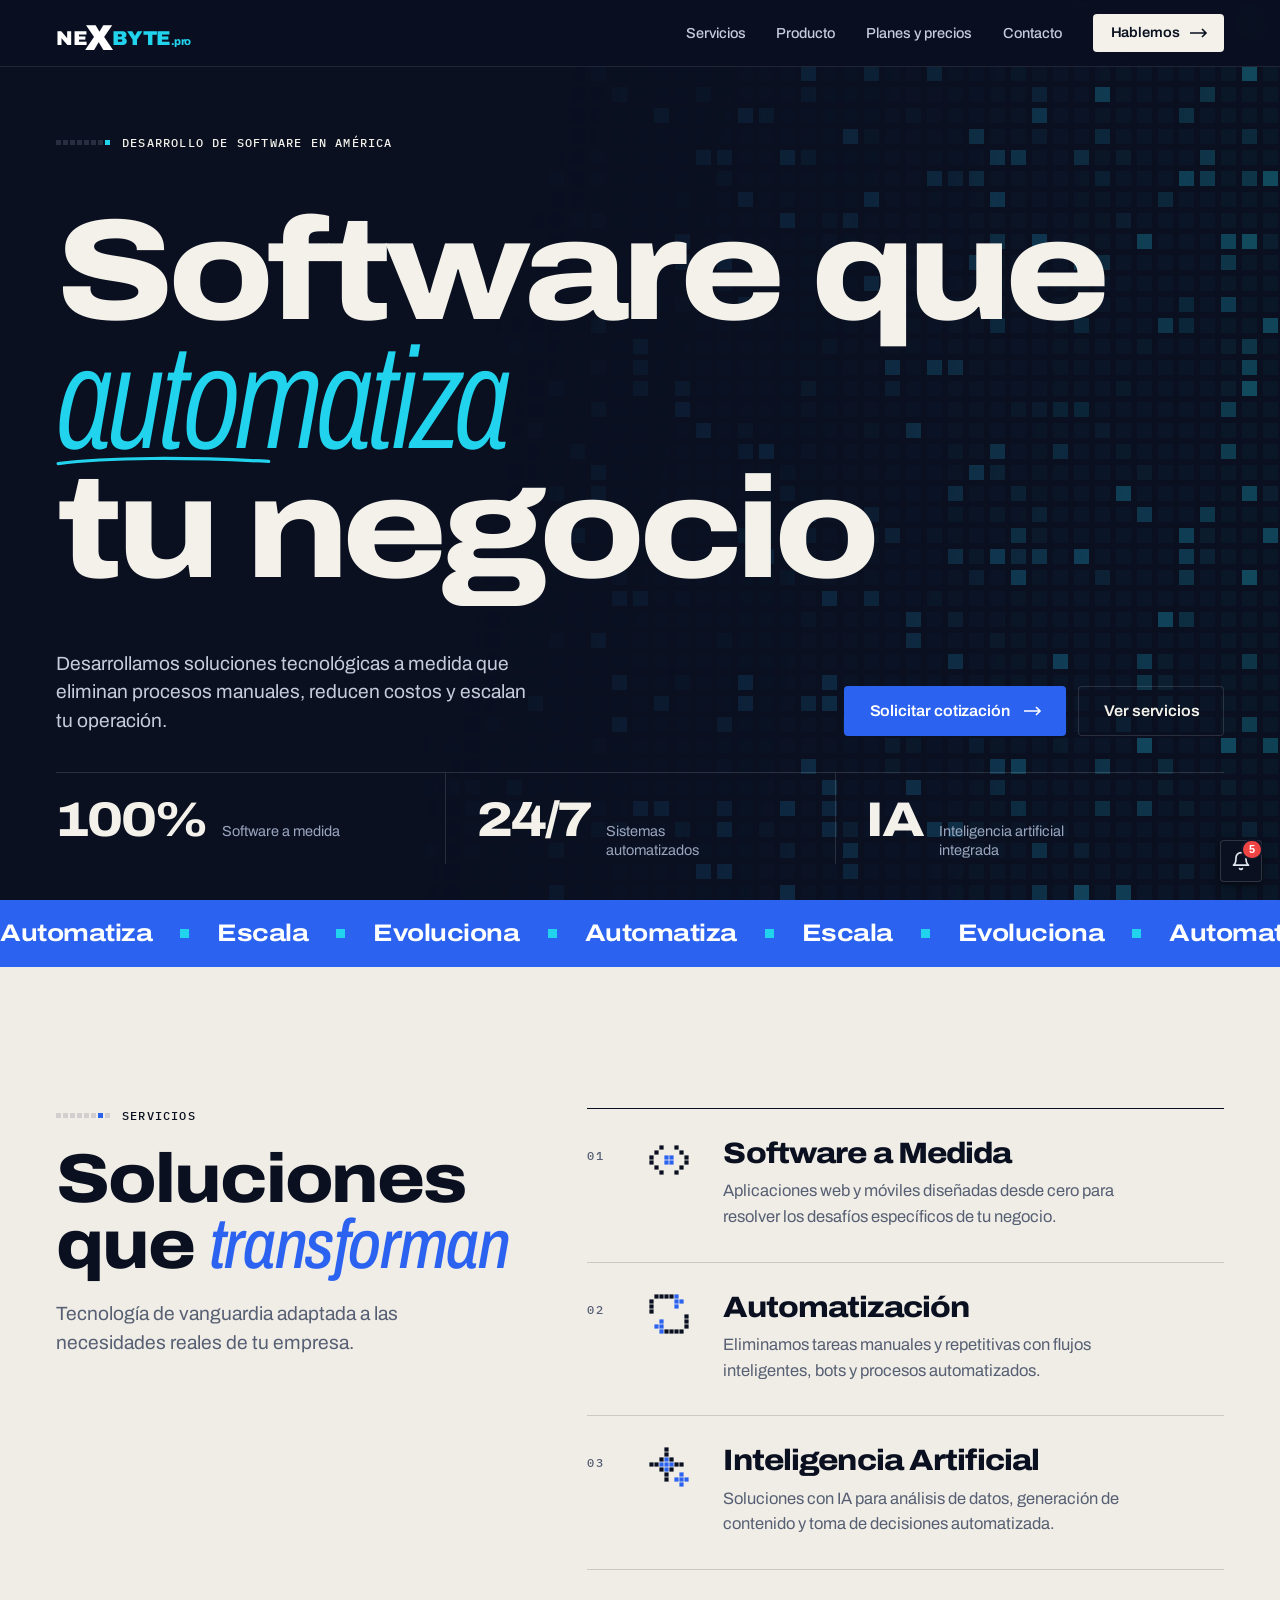
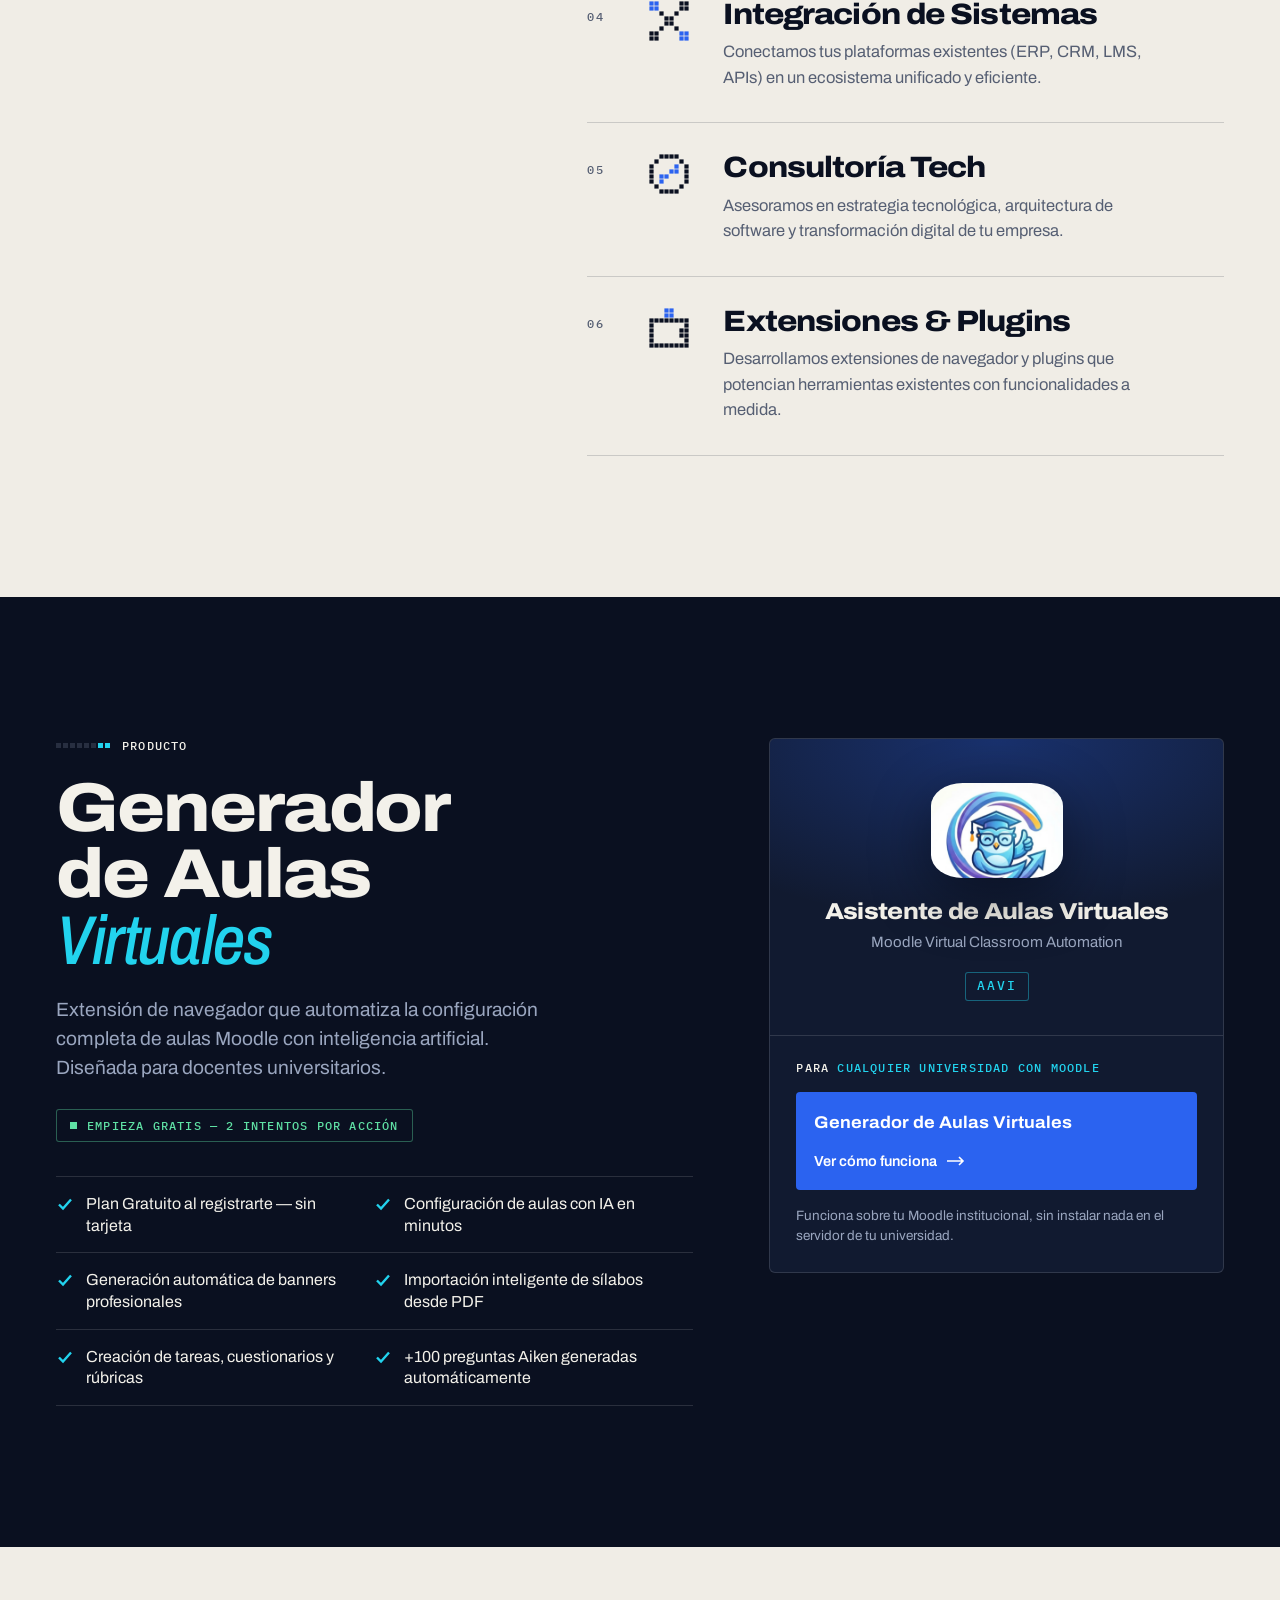
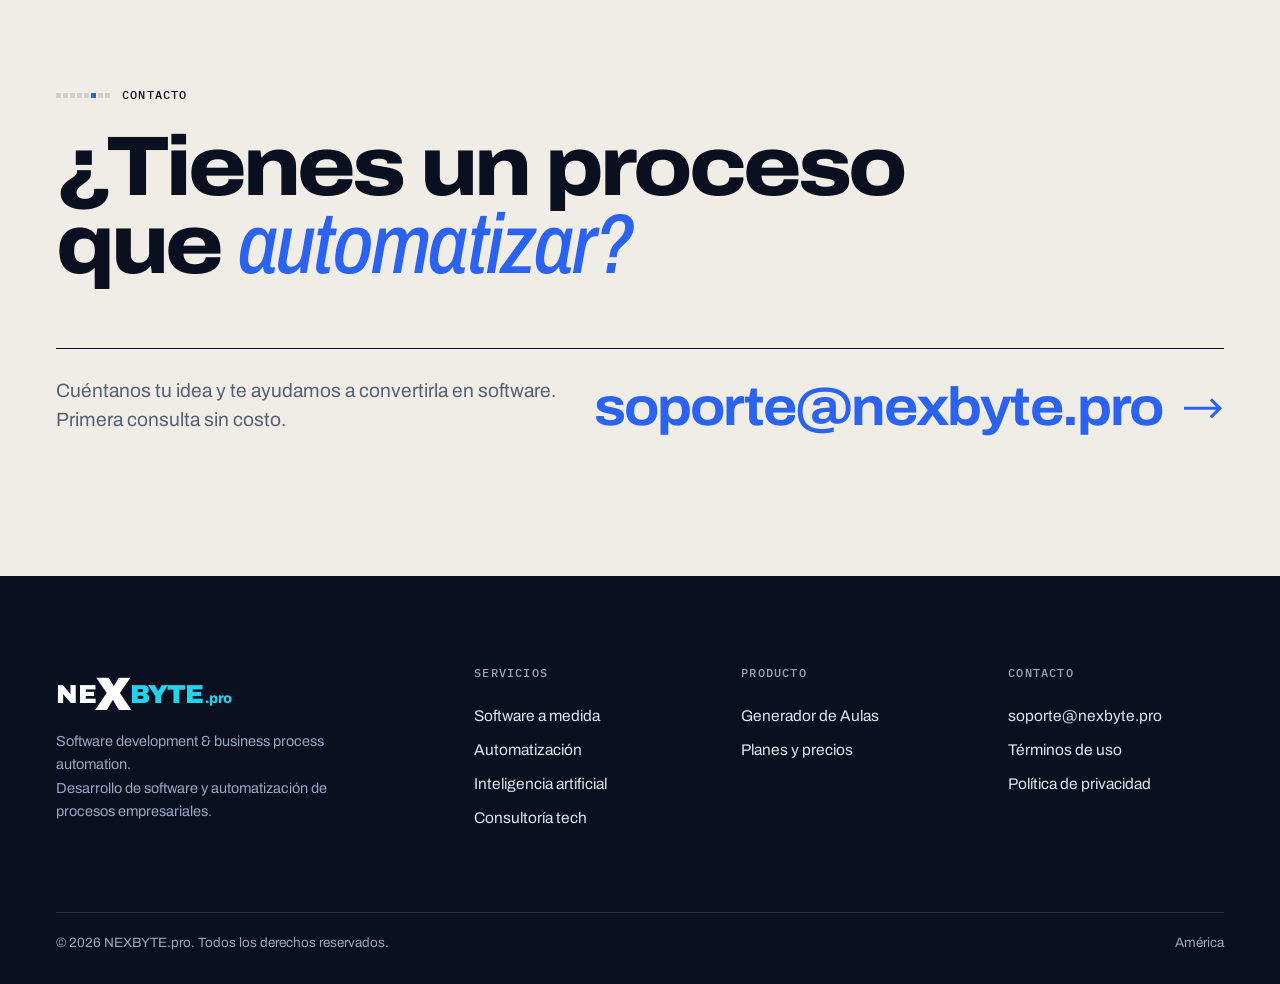
<file: index.html>
<!DOCTYPE html>
<html lang="es">
<head>
<meta charset="UTF-8">
<meta name="viewport" content="width=device-width, initial-scale=1.0">
<link rel="icon" type="image/svg+xml" href="/favicon.svg">
<title>NEXBYTE.pro — Automatiza. Escala. Evoluciona.</title>
  <link rel="canonical" href="https://nexbyte.pro/">
<meta name="description" content="Desarrollo de software y automatización de procesos empresariales. Soluciones tech a medida en Ecuador.">
<meta name="theme-color" content="#0a1020">
<link rel="preconnect" href="https://fonts.googleapis.com">
<link rel="preconnect" href="https://fonts.gstatic.com" crossorigin>
<link href="https://fonts.googleapis.com/css2?family=Archivo:ital,wdth,wght@0,62..125,300..900;1,62..125,300..900&family=IBM+Plex+Mono:wght@400;500&display=swap" rel="stylesheet">
<link rel="stylesheet" href="/nx-logo.css">
<link rel="stylesheet" href="/nx/sitio.css">
<script>document.documentElement.classList.add('js')</script>
</head>
<body>

<!-- BARRA -->
<nav class="barra con-menu" aria-label="Principal">
  <div class="caja barra-in">
    <a href="#" class="nx-brand">NE<span class="nx-x">X</span><span class="nx-byte">BYTE</span><span class="nx-pro">.pro</span></a>
    <div class="menu" id="menu">
      <a href="#servicios">Servicios</a>
      <a href="#producto">Producto</a>
      <a href="#universidades">Planes y precios</a>
      <a href="#contacto">Contacto</a>
      <a href="mailto:soporte@nexbyte.pro" class="boton chico">Hablemos
        <svg class="fl" viewBox="0 0 18 10" fill="none" stroke="currentColor" stroke-width="1.6" aria-hidden="true"><path d="M0 5h16M12 1l4 4-4 4"/></svg></a>
    </div>
    <button class="abre-menu" type="button" aria-label="Abrir el menú" aria-expanded="false" aria-controls="menu"><i></i><i></i></button>
  </div>
</nav>

<!-- PORTADA -->
<header class="portada oscuro" data-seccion="portada">
  <canvas class="matriz" aria-hidden="true"></canvas>
  <div class="caja portada-in">
    <p class="rotulo mono" data-ver><span class="byte" data-n="1"></span> <b>Desarrollo de software en América</b></p>

    <h1 data-ver="titulo">
      <span class="l"><span>Software que</span></span>
      <span class="l" style="--i:1"><span><em>automatiza</em><svg class="trazo" viewBox="0 0 100 6" preserveAspectRatio="none" aria-hidden="true"><path pathLength="1" d="M1 4C24 1 62 1 99 3"/></svg></span></span>
      <span class="l" style="--i:2"><span>tu negocio</span></span>
    </h1>

    <div>
      <div class="portada-pie">
        <p class="bajada" data-ver style="--i:4">Desarrollamos soluciones tecnológicas a medida que eliminan procesos manuales, reducen costos y escalan tu operación.</p>
        <div class="fila-botones" data-ver style="--i:5">
          <a href="mailto:soporte@nexbyte.pro" class="boton azul">Solicitar cotización
            <svg class="fl" viewBox="0 0 18 10" fill="none" stroke="currentColor" stroke-width="1.6" aria-hidden="true"><path d="M0 5h16M12 1l4 4-4 4"/></svg></a>
          <a href="#servicios" class="boton linea">Ver servicios</a>
        </div>
      </div>

      <!-- CIFRAS -->
      <div class="cifras" data-ver style="--i:6;margin-top:clamp(24px,4vh,44px)">
        <div class="cifra"><b>100%</b><span>Software a medida</span></div>
        <div class="cifra"><b>24/7</b><span>Sistemas automatizados</span></div>
        <div class="cifra"><b>IA</b><span>Inteligencia artificial integrada</span></div>
      </div>
    </div>
  </div>
</header>

<!-- LEMA -->
<div class="cinta-lema" aria-hidden="true"><div>
  <span>Automatiza</span><span>Escala</span><span>Evoluciona</span><span>Automatiza</span><span>Escala</span><span>Evoluciona</span><span>Automatiza</span><span>Escala</span><span>Evoluciona</span><span>Automatiza</span><span>Escala</span><span>Evoluciona</span>
  <span>Automatiza</span><span>Escala</span><span>Evoluciona</span><span>Automatiza</span><span>Escala</span><span>Evoluciona</span><span>Automatiza</span><span>Escala</span><span>Evoluciona</span><span>Automatiza</span><span>Escala</span><span>Evoluciona</span>
</div></div>

<!-- SERVICIOS -->
<section class="bloque" id="servicios" data-seccion="servicios">
  <div class="caja dos">
    <div class="fija">
      <p class="rotulo mono" data-ver><span class="byte" data-n="2"></span> <b>Servicios</b></p>
      <h2 class="t-2" data-ver="titulo"><span class="l"><span>Soluciones</span></span><span class="l" style="--i:1"><span>que <em>transforman</em></span></span></h2>
      <p class="bajada" data-ver style="--i:2">Tecnología de vanguardia adaptada a las necesidades reales de tu empresa.</p>
    </div>

    <ul class="lista-serv">
      <li class="serv" data-ver>
        <span class="n mono">01</span><i data-g="codigo"></i>
        <h3>Software a Medida</h3>
        <p>Aplicaciones web y móviles diseñadas desde cero para resolver los desafíos específicos de tu negocio.</p>
      </li>
      <li class="serv" data-ver>
        <span class="n mono">02</span><i data-g="ciclo"></i>
        <h3>Automatización</h3>
        <p>Eliminamos tareas manuales y repetitivas con flujos inteligentes, bots y procesos automatizados.</p>
      </li>
      <li class="serv" data-ver>
        <span class="n mono">03</span><i data-g="chispa"></i>
        <h3>Inteligencia Artificial</h3>
        <p>Soluciones con IA para análisis de datos, generación de contenido y toma de decisiones automatizada.</p>
      </li>
      <li class="serv" data-ver>
        <span class="n mono">04</span><i data-g="nodos"></i>
        <h3>Integración de Sistemas</h3>
        <p>Conectamos tus plataformas existentes (ERP, CRM, LMS, APIs) en un ecosistema unificado y eficiente.</p>
      </li>
      <li class="serv" data-ver>
        <span class="n mono">05</span><i data-g="brujula"></i>
        <h3>Consultoría Tech</h3>
        <p>Asesoramos en estrategia tecnológica, arquitectura de software y transformación digital de tu empresa.</p>
      </li>
      <li class="serv" data-ver>
        <span class="n mono">06</span><i data-g="pieza"></i>
        <h3>Extensiones &amp; Plugins</h3>
        <p>Desarrollamos extensiones de navegador y plugins que potencian herramientas existentes con funcionalidades a medida.</p>
      </li>
    </ul>
  </div>
</section>

<!-- PRODUCTO -->
<section class="bloque oscuro" id="producto" data-seccion="producto">
  <div class="caja producto-rej">
    <div>
      <p class="rotulo mono" data-ver><span class="byte" data-n="3"></span> <b>Producto</b></p>
      <h2 class="t-2" data-ver="titulo"><span class="l"><span>Generador de Aulas</span></span><span class="l" style="--i:1"><span><em>Virtuales</em></span></span></h2>
      <p class="bajada" data-ver style="--i:2">Extensión de navegador que automatiza la configuración completa de aulas Moodle con inteligencia artificial. Diseñada para docentes universitarios.</p>
      <p class="sello mono" data-ver style="--i:3">Empieza gratis &mdash; 2 intentos por acción</p>

      <ul class="checks" data-ver style="--i:4">
        <li><i class="chico" data-g="ok"></i> Plan Gratuito al registrarte &mdash; sin tarjeta</li>
        <li><i class="chico" data-g="ok"></i> Configuración de aulas con IA en minutos</li>
        <li><i class="chico" data-g="ok"></i> Generación automática de banners profesionales</li>
        <li><i class="chico" data-g="ok"></i> Importación inteligente de sílabos desde PDF</li>
        <li><i class="chico" data-g="ok"></i> Creación de tareas, cuestionarios y rúbricas</li>
        <li><i class="chico" data-g="ok"></i> +100 preguntas Aiken generadas automáticamente</li>
      </ul>
    </div>

    <aside class="ficha" data-ver style="--i:2">
      <div class="ficha-arriba">
        <img src="/nx/buho.png" alt="Asistente de Aulas Virtuales (AAVi)" width="296" height="296" loading="lazy">
        <h3>Asistente de Aulas Virtuales</h3>
        <p>Moodle Virtual Classroom Automation</p>
        <span class="mono">AAVi</span>
      </div>
      <div class="ficha-abajo" id="universidades">
        <p class="mono">Para <b>cualquier universidad con Moodle</b></p>
        <a href="/aulas/" class="ficha-ir">
          <b>Generador de Aulas Virtuales</b>
          <span>Ver cómo funciona <svg class="fl" viewBox="0 0 18 10" fill="none" stroke="currentColor" stroke-width="1.6" aria-hidden="true"><path d="M0 5h16M12 1l4 4-4 4"/></svg></span>
        </a>
        <small>Funciona sobre tu Moodle institucional, sin instalar nada en el servidor de tu universidad.</small>
      </div>
    </aside>
  </div>
</section>

<!-- CONTACTO -->
<section class="bloque contacto" id="contacto" data-seccion="contacto">
  <div class="caja">
    <p class="rotulo mono" data-ver style="margin-bottom:26px"><span class="byte" data-n="4"></span> <b>Contacto</b></p>
    <h2 data-ver="titulo"><span class="l"><span>¿Tienes un proceso</span></span><span class="l" style="--i:1"><span>que <em>automatizar?</em></span></span></h2>
    <div class="contacto-pie">
      <p class="bajada" data-ver>Cuéntanos tu idea y te ayudamos a convertirla en software. Primera consulta sin costo.</p>
      <a href="mailto:soporte@nexbyte.pro" class="correo-grande" data-ver style="--i:1">soporte@nexbyte.pro
        <svg class="fl" viewBox="0 0 18 10" fill="none" stroke="currentColor" stroke-width="1.4" aria-hidden="true"><path d="M0 5h16M12 1l4 4-4 4"/></svg></a>
    </div>
  </div>
</section>

<!-- PIE -->
<footer class="pie oscuro" data-seccion="pie">
  <div class="caja">
    <div class="pie-rej">
      <div>
        <div class="nx-brand">NE<span class="nx-x">X</span><span class="nx-byte">BYTE</span><span class="nx-pro">.pro</span></div>
        <p class="pie-sobre">Software development &amp; business process automation.<br>Desarrollo de software y automatización de procesos empresariales.</p>
      </div>
      <div class="pie-col">
        <h4>Servicios</h4>
        <a href="#servicios">Software a medida</a>
        <a href="#servicios">Automatización</a>
        <a href="#servicios">Inteligencia artificial</a>
        <a href="#servicios">Consultoría tech</a>
      </div>
      <div class="pie-col">
        <h4>Producto</h4>
        <a href="#producto">Generador de Aulas</a>
        <a href="#universidades">Planes y precios</a>
      </div>
      <div class="pie-col">
        <h4>Contacto</h4>
        <a href="mailto:soporte@nexbyte.pro">soporte@nexbyte.pro</a>
        <a href="/terminos">Términos de uso</a>
        <a href="/privacidad">Política de privacidad</a>
      </div>
    </div>
    <div class="pie-fin">
      <span>&copy; 2026 NEXBYTE.pro. Todos los derechos reservados.</span>
      <span>América</span>
    </div>
  </div>
</footer>

<script defer src="/nx/sitio.js"></script>
<script defer src="/notifications.js"></script>
</body>
</html>
</file>
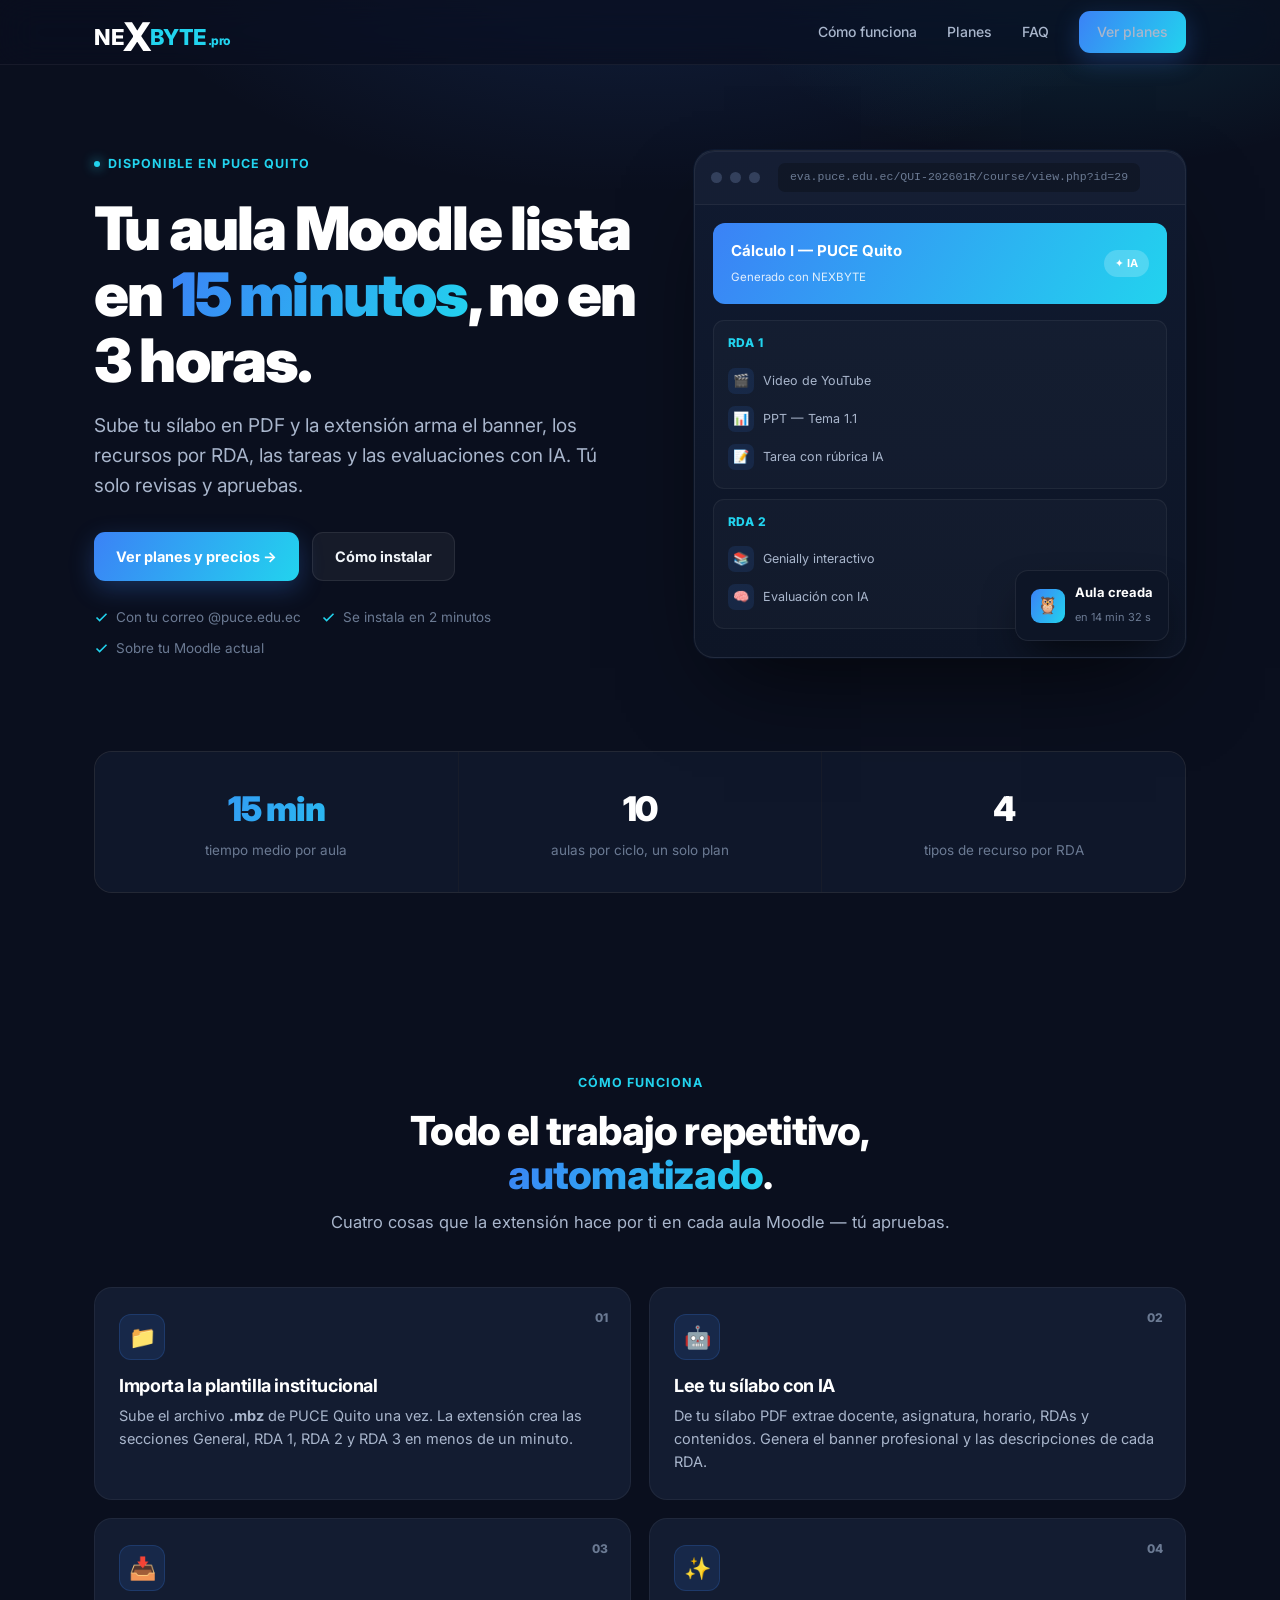
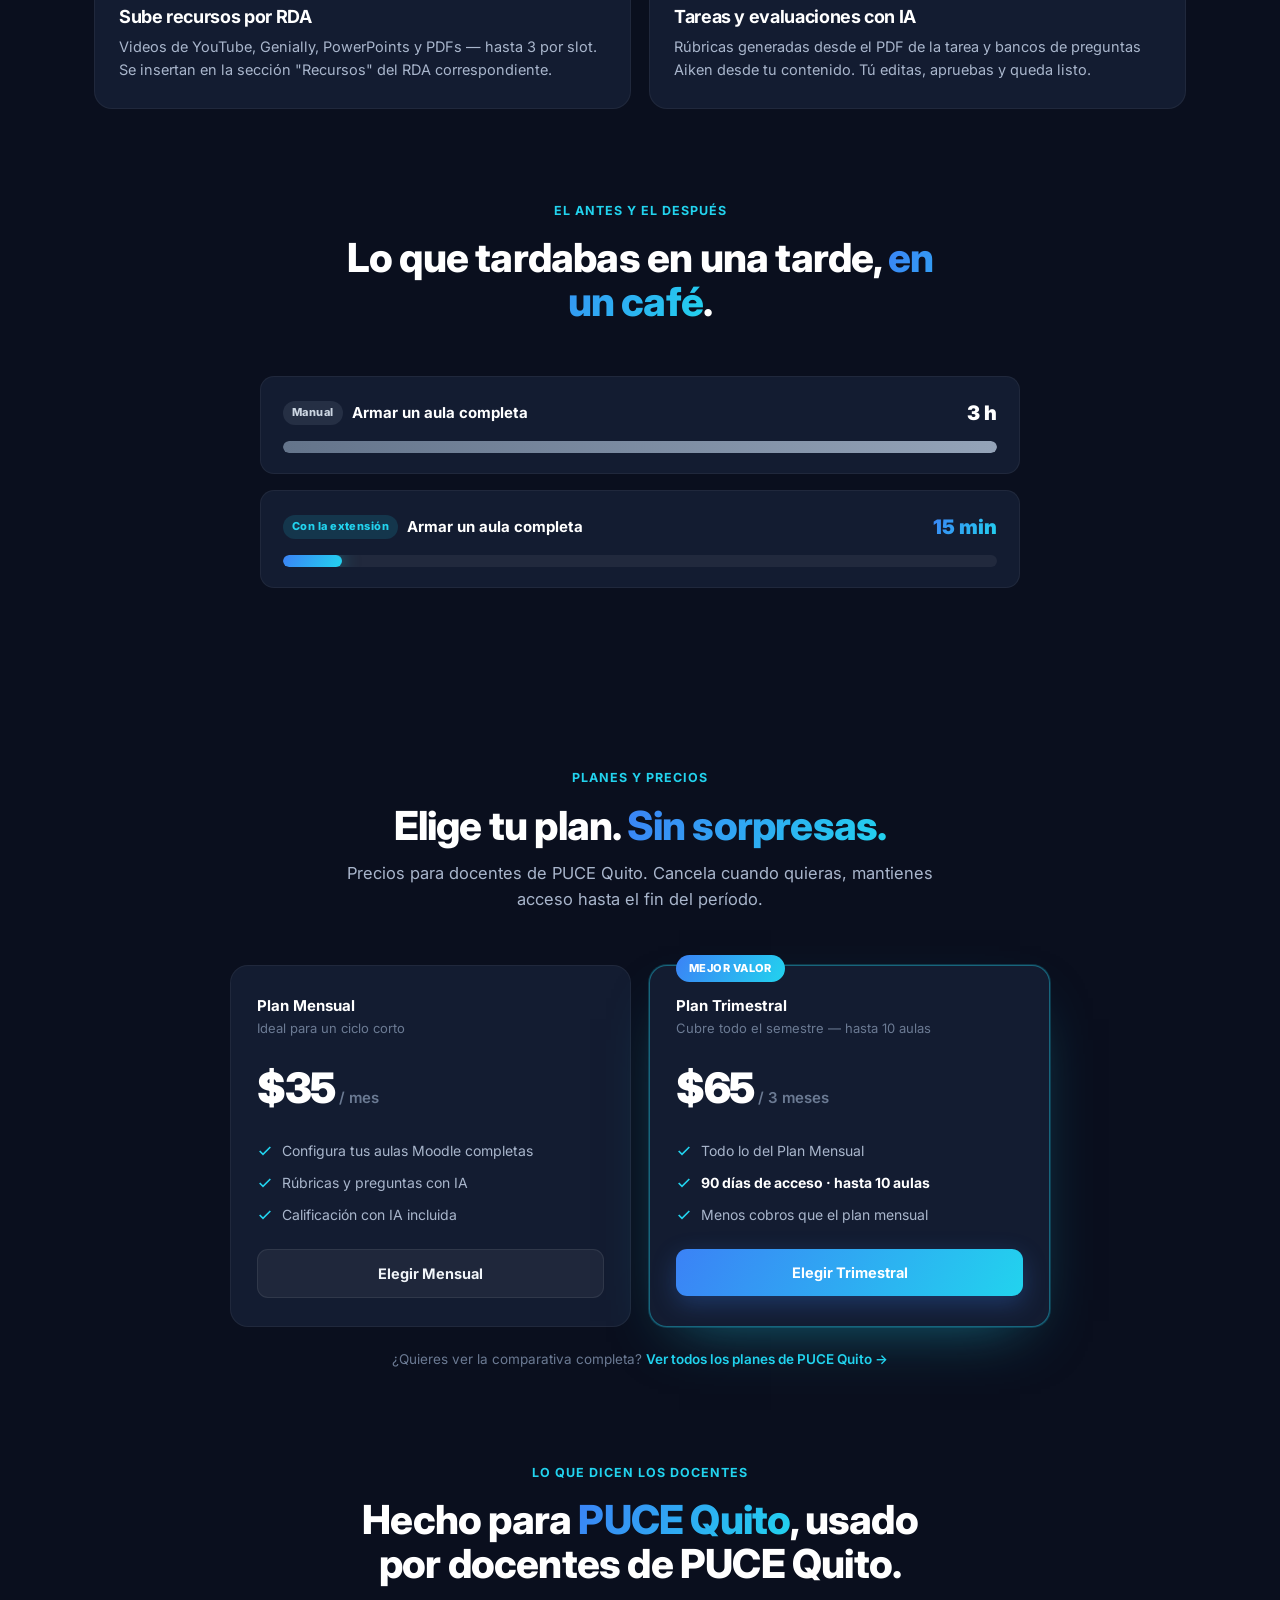
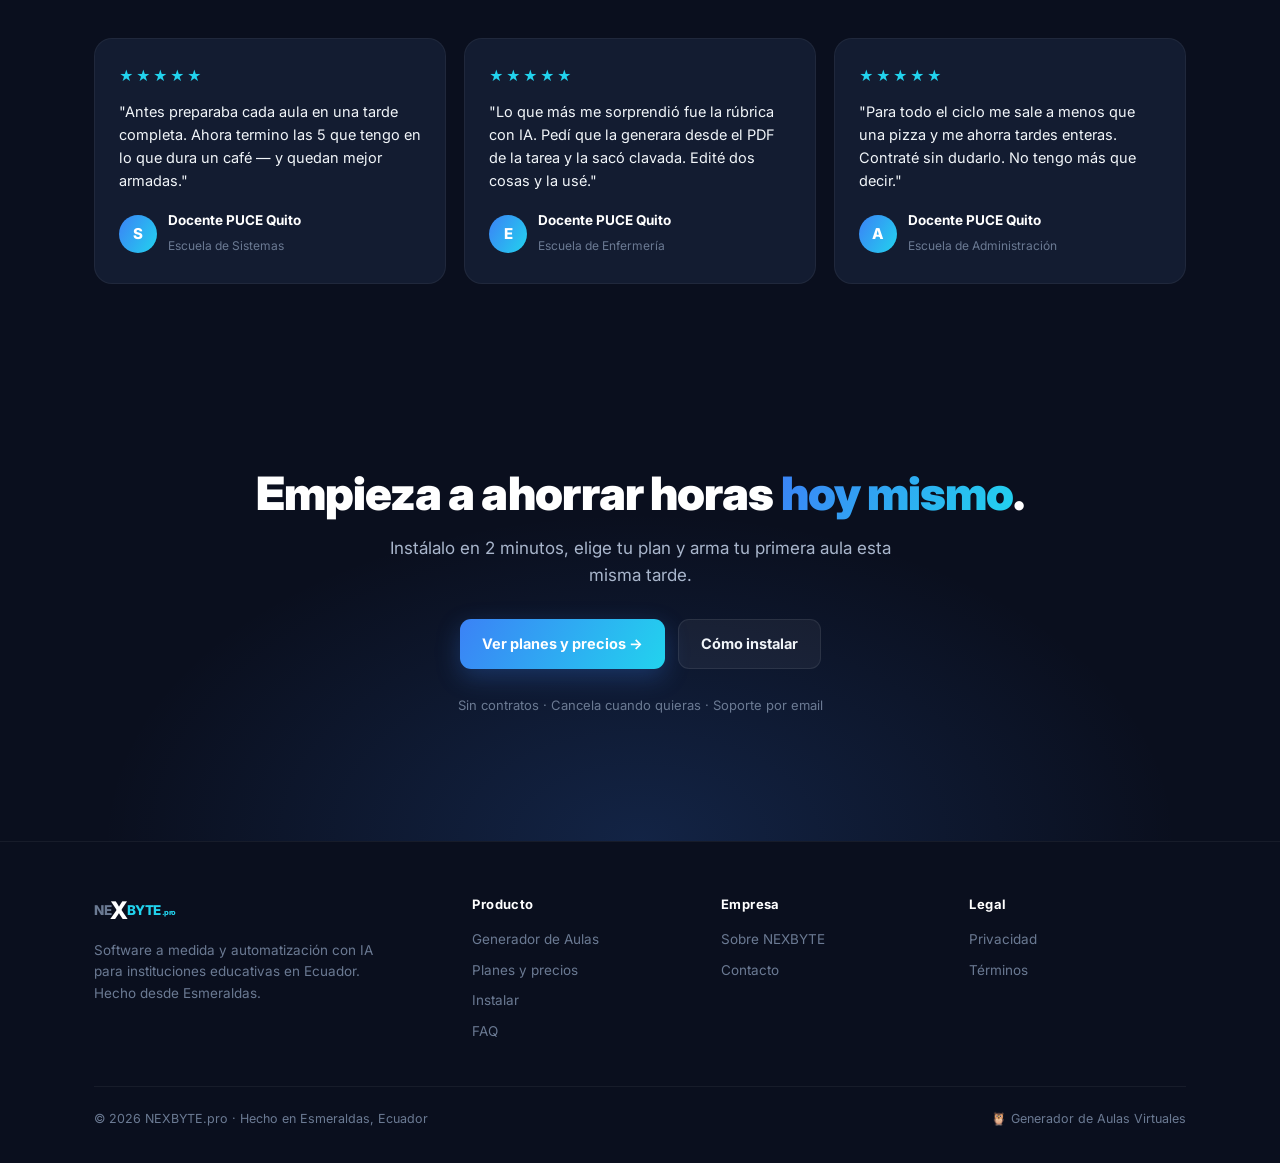
<file: aulas-puce/index.html>
<!DOCTYPE html>
<html lang="es">
<head>
<meta charset="UTF-8">
<meta name="viewport" content="width=device-width, initial-scale=1.0">
<link rel="icon" type="image/svg+xml" href="/favicon.svg">
<title>Generador de Aulas Virtuales — PUCE Quito | NEXBYTE.pro</title>
<meta name="description" content="Arma tu aula Moodle de PUCE Quito en 15 minutos: sube tu sílabo en PDF y la extensión genera banner, recursos por RDA, tareas y evaluaciones con IA. Tú apruebas y listo.">
<meta property="og:title" content="Generador de Aulas Virtuales — PUCE Quito">
<meta property="og:description" content="Tu aula Moodle lista en 15 minutos, no en 3 horas. Extensión de Chrome con IA para docentes de PUCE Quito.">
<meta property="og:type" content="website">
<meta property="og:url" content="https://nexbyte.pro/aulas-puce/">
<meta property="og:image" content="https://nexbyte.pro/logo-extension.png">
<link rel="preconnect" href="https://fonts.googleapis.com">
<link rel="preconnect" href="https://fonts.gstatic.com" crossorigin>
<link href="https://fonts.googleapis.com/css2?family=Inter:wght@400;500;600;700;800;900&display=swap" rel="stylesheet">
<link rel="stylesheet" href="/nx-logo.css">
<style>
  :root{
    --bg:#0A0F1E; --bg-2:#0F172A; --card:#131C31; --line:rgba(255,255,255,.08);
    --line-soft:rgba(255,255,255,.055); --ink:#F1F5F9; --ink-2:#A9B6CC; --ink-3:#6B7A93;
    --brand:#3B82F6; --brand-2:#22D3EE; --grad:linear-gradient(120deg,#3B82F6,#22D3EE);
    --radius:18px; --maxw:1140px;
  }
  *{margin:0;padding:0;box-sizing:border-box}
  html{scroll-behavior:smooth}
  body{font-family:'Inter',system-ui,sans-serif;color:var(--ink-2);background:var(--bg);line-height:1.6;
    overflow-x:hidden;-webkit-font-smoothing:antialiased;text-rendering:optimizeLegibility}
  ::selection{background:rgba(59,130,246,.35);color:#fff}
  a{text-decoration:none;color:inherit}
  h1,h2,h3{color:var(--ink);letter-spacing:-.02em;line-height:1.1}
  .wrap{max-width:var(--maxw);margin:0 auto;padding:0 24px;width:100%}
  .grad{background:var(--grad);-webkit-background-clip:text;background-clip:text;-webkit-text-fill-color:transparent}
  .eyebrow{display:inline-flex;align-items:center;gap:8px;font-size:12.5px;font-weight:700;letter-spacing:.08em;
    text-transform:uppercase;color:var(--brand-2)}
  .eyebrow .dot{width:6px;height:6px;border-radius:50%;background:var(--brand-2);box-shadow:0 0 12px var(--brand-2);
    animation:pulse 2.4s infinite}
  @keyframes pulse{0%,100%{opacity:1}50%{opacity:.35}}

  /* NAV */
  nav{position:sticky;top:0;z-index:50;background:rgba(10,15,30,.72);backdrop-filter:blur(18px) saturate(140%);
    border-bottom:1px solid var(--line-soft)}
  .nav-in{display:flex;align-items:center;justify-content:space-between;height:64px}
  .brand{font-weight:800;color:#fff;font-size:22px}
  /* El logo real lo pinta /nx-logo.css (clase .nx-brand). Editar ese archivo cambia el logo en TODAS las páginas. */
  .nav-links{display:flex;align-items:center;gap:30px}
  .nav-links a{font-size:14px;font-weight:500;color:var(--ink-2);transition:color .2s}
  .nav-links a:hover{color:#fff}
  .btn{display:inline-flex;align-items:center;gap:9px;font-weight:700;border-radius:11px;transition:transform .18s,box-shadow .18s,background .2s;cursor:pointer;white-space:nowrap}
  .btn-primary{background:var(--grad);color:#fff;padding:12px 22px;font-size:14.5px;box-shadow:0 8px 24px rgba(59,130,246,.28)}
  .btn-primary:hover{transform:translateY(-2px);box-shadow:0 14px 34px rgba(59,130,246,.42)}
  .btn-ghost{background:rgba(255,255,255,.05);color:var(--ink);padding:12px 22px;font-size:14.5px;border:1px solid var(--line)}
  .btn-ghost:hover{background:rgba(255,255,255,.09);border-color:rgba(59,130,246,.35)}
  .btn-sm{padding:10px 18px;font-size:13.5px}
  @media(max-width:820px){.nav-links a:not(.btn){display:none}}

  /* HERO */
  .hero{position:relative;padding:84px 0 72px}
  .hero::before{content:'';position:absolute;inset:-140px 0 auto 0;height:640px;z-index:-1;pointer-events:none;
    background:radial-gradient(60% 60% at 50% 0,rgba(59,130,246,.16),transparent 70%),
               radial-gradient(40% 40% at 85% 10%,rgba(34,211,238,.12),transparent 70%)}
  .hero-grid{display:grid;grid-template-columns:1.05fr .95fr;gap:56px;align-items:center}
  @media(max-width:920px){.hero-grid{grid-template-columns:1fr;gap:44px;text-align:center}}
  .hero h1{font-size:clamp(38px,5.4vw,60px);font-weight:900;color:#fff;letter-spacing:-.03em;margin:20px 0 18px}
  .hero p.lead{font-size:clamp(16px,2vw,19px);color:var(--ink-2);max-width:520px;margin-bottom:30px}
  @media(max-width:920px){.hero p.lead{margin-inline:auto}}
  .cta-row{display:flex;gap:13px;flex-wrap:wrap;margin-bottom:26px}
  @media(max-width:920px){.cta-row{justify-content:center}}
  .trust{display:flex;flex-wrap:wrap;gap:9px 20px;font-size:13.5px;color:var(--ink-3)}
  @media(max-width:920px){.trust{justify-content:center}}
  .trust span{display:inline-flex;align-items:center;gap:7px}
  .trust svg{color:var(--brand-2);flex-shrink:0}

  /* PRODUCT MOCKUP */
  .mock{background:linear-gradient(180deg,#101a30,#0d1526);border:1px solid var(--line);border-radius:20px;
    box-shadow:0 40px 90px -30px rgba(0,0,0,.7),0 0 0 1px rgba(59,130,246,.06);overflow:hidden;position:relative}
  .mock::after{content:'';position:absolute;inset:0;border-radius:20px;pointer-events:none;
    box-shadow:inset 0 1px 0 rgba(255,255,255,.06)}
  .mock-bar{display:flex;align-items:center;gap:8px;padding:12px 16px;border-bottom:1px solid var(--line-soft);
    background:rgba(255,255,255,.02)}
  .mock-bar i{width:11px;height:11px;border-radius:50%;background:#33405c;display:block}
  .mock-url{margin-left:10px;font-size:11.5px;color:var(--ink-3);background:rgba(0,0,0,.25);padding:5px 12px;
    border-radius:7px;font-family:ui-monospace,monospace;overflow:hidden;text-overflow:ellipsis;white-space:nowrap}
  .mock-body{padding:18px}
  .mock-banner{background:var(--grad);border-radius:12px;padding:16px 18px;color:#fff;margin-bottom:16px;
    display:flex;align-items:center;justify-content:space-between}
  .mock-banner b{font-size:15px;display:block}.mock-banner small{opacity:.85;font-size:11.5px}
  .mock-banner .pill{background:rgba(255,255,255,.2);border-radius:20px;padding:5px 11px;font-size:11px;font-weight:700}
  .rda{background:rgba(255,255,255,.025);border:1px solid var(--line-soft);border-radius:11px;padding:12px 14px;margin-bottom:10px}
  .rda-h{font-size:12px;font-weight:800;color:var(--brand-2);letter-spacing:.05em;margin-bottom:9px}
  .res{display:flex;align-items:center;gap:9px;font-size:12.5px;color:var(--ink-2);padding:6px 0}
  .res .ic{width:26px;height:26px;border-radius:7px;background:rgba(59,130,246,.12);display:grid;place-items:center;font-size:13px;flex-shrink:0}
  .float-badge{position:absolute;right:16px;bottom:16px;background:#0d1526;border:1px solid var(--line);
    border-radius:13px;padding:11px 15px;display:flex;align-items:center;gap:10px;box-shadow:0 20px 44px -14px rgba(0,0,0,.8)}
  .float-badge .ic{width:34px;height:34px;border-radius:9px;background:var(--grad);display:grid;place-items:center;font-size:17px}
  .float-badge b{color:#fff;font-size:13px;display:block}.float-badge small{color:var(--ink-3);font-size:11px}
  @media(max-width:520px){.float-badge{display:none}}

  /* SECTIONS */
  section.blk{padding:88px 0}
  .sec-head{max-width:620px;margin:0 auto 52px;text-align:center}
  .sec-head h2{font-size:clamp(28px,3.6vw,40px);font-weight:800;color:#fff;margin:14px 0 12px}
  .sec-head p{font-size:16.5px;color:var(--ink-2)}

  /* STATS STRIP */
  .stats{display:grid;grid-template-columns:repeat(3,1fr);gap:1px;background:var(--line-soft);
    border:1px solid var(--line-soft);border-radius:var(--radius);overflow:hidden}
  .stat{background:var(--bg-2);padding:30px 24px;text-align:center}
  .stat b{display:block;font-size:34px;font-weight:900;color:#fff;letter-spacing:-.03em}
  .stat b.grad{background:var(--grad);-webkit-background-clip:text;-webkit-text-fill-color:transparent}
  .stat span{font-size:13.5px;color:var(--ink-3)}
  @media(max-width:640px){.stats{grid-template-columns:1fr}}

  /* FEATURES */
  .features{display:grid;grid-template-columns:repeat(2,1fr);gap:18px}
  @media(max-width:760px){.features{grid-template-columns:1fr}}
  .feat{background:var(--card);border:1px solid var(--line-soft);border-radius:var(--radius);padding:26px 24px;
    transition:transform .2s,border-color .2s;position:relative;overflow:hidden}
  .feat:hover{transform:translateY(-3px);border-color:rgba(59,130,246,.3)}
  .feat .fic{width:46px;height:46px;border-radius:12px;background:rgba(59,130,246,.12);border:1px solid rgba(59,130,246,.2);
    display:grid;place-items:center;font-size:22px;margin-bottom:16px}
  .feat h3{font-size:18px;font-weight:700;color:#fff;margin-bottom:8px}
  .feat p{font-size:14.5px;color:var(--ink-2)}
  .feat .step{position:absolute;top:20px;right:22px;font-size:12px;font-weight:800;color:var(--ink-3)}

  /* TIME COMPARE */
  .compare{max-width:760px;margin:0 auto;display:grid;gap:16px}
  .bar{background:var(--card);border:1px solid var(--line-soft);border-radius:14px;padding:20px 22px}
  .bar-top{display:flex;align-items:center;justify-content:space-between;margin-bottom:12px}
  .bar-top .lbl{font-weight:700;color:#fff;font-size:15px;display:flex;align-items:center;gap:9px}
  .bar-top .val{font-weight:900;font-size:20px;color:#fff}
  .track{height:12px;border-radius:20px;background:rgba(255,255,255,.06);overflow:hidden}
  .fill{height:100%;border-radius:20px}
  .fill.slow{width:100%;background:linear-gradient(90deg,#64748b,#94a3b8)}
  .fill.fast{width:8.3%;background:var(--grad);box-shadow:0 0 18px rgba(34,211,238,.5)}
  .tag{font-size:11px;font-weight:800;padding:3px 9px;border-radius:20px;letter-spacing:.04em}
  .tag.man{background:rgba(148,163,184,.14);color:#cbd5e1}
  .tag.ext{background:rgba(34,211,238,.14);color:var(--brand-2)}

  /* PRICING PREVIEW */
  .price-grid{display:grid;grid-template-columns:repeat(2,1fr);gap:18px;max-width:820px;margin:0 auto}
  @media(max-width:680px){.price-grid{grid-template-columns:1fr}}
  .pcard{background:var(--card);border:1px solid var(--line-soft);border-radius:var(--radius);padding:28px 26px;position:relative}
  .pcard.reco{border-color:rgba(34,211,238,.4);box-shadow:0 0 0 1px rgba(34,211,238,.2),0 24px 60px -30px rgba(34,211,238,.5)}
  .pcard .reco-tag{position:absolute;top:-11px;left:26px;background:var(--grad);color:#fff;font-size:11px;font-weight:800;
    padding:5px 13px;border-radius:20px;letter-spacing:.04em}
  .pcard .pn{font-size:15px;font-weight:700;color:#fff}
  .pcard .pd{font-size:13px;color:var(--ink-3);margin-bottom:16px}
  .pcard .amt{font-size:42px;font-weight:900;color:#fff;letter-spacing:-.03em}
  .pcard .amt span{font-size:15px;font-weight:600;color:var(--ink-3);letter-spacing:0}
  .pcard ul{list-style:none;margin:18px 0 22px;display:grid;gap:10px}
  .pcard li{font-size:14px;color:var(--ink-2);display:flex;gap:9px;align-items:flex-start}
  .pcard li svg{color:var(--brand-2);flex-shrink:0;margin-top:3px}
  .pcard .btn{width:100%;justify-content:center}
  .price-note{text-align:center;margin-top:22px;font-size:13.5px;color:var(--ink-3)}
  .price-note a{color:var(--brand-2);font-weight:600}

  /* TESTIMONIALS */
  .quotes{display:grid;grid-template-columns:repeat(3,1fr);gap:18px}
  @media(max-width:860px){.quotes{grid-template-columns:1fr}}
  .quote{background:var(--card);border:1px solid var(--line-soft);border-radius:var(--radius);padding:26px 24px}
  .quote .stars{color:var(--brand-2);font-size:14px;margin-bottom:12px;letter-spacing:2px}
  .quote p{font-size:14.5px;color:var(--ink);margin-bottom:18px}
  .quote .who{display:flex;align-items:center;gap:11px}
  .quote .av{width:38px;height:38px;border-radius:50%;background:var(--grad);display:grid;place-items:center;
    color:#fff;font-weight:800;font-size:15px}
  .quote .who b{color:#fff;font-size:13.5px;display:block}.quote .who small{color:var(--ink-3);font-size:12px}

  /* FINAL CTA */
  .final{position:relative;text-align:center;padding:96px 0;overflow:hidden}
  .final::before{content:'';position:absolute;inset:0;z-index:-1;
    background:radial-gradient(60% 100% at 50% 100%,rgba(59,130,246,.18),transparent 70%)}
  .final h2{font-size:clamp(30px,4.4vw,46px);font-weight:900;color:#fff;margin-bottom:16px}
  .final p{font-size:17px;color:var(--ink-2);max-width:520px;margin:0 auto 30px}
  .final .cta-row{justify-content:center}
  .final .fine{margin-top:20px;font-size:13px;color:var(--ink-3)}

  /* FOOTER */
  footer{border-top:1px solid var(--line-soft);padding:52px 0 34px;background:#0a0f1e}
  .foot-grid{display:grid;grid-template-columns:1.6fr 1fr 1fr 1fr;gap:32px;margin-bottom:34px}
  @media(max-width:760px){.foot-grid{grid-template-columns:1fr 1fr}}
  .foot-grid h4{color:#fff;font-size:13px;font-weight:700;margin-bottom:14px;letter-spacing:.03em}
  .foot-grid a{display:block;font-size:13.5px;color:var(--ink-3);margin-bottom:9px;transition:color .2s}
  .foot-grid a:hover{color:var(--brand-2)}
  .foot-about{font-size:13.5px;color:var(--ink-3);max-width:280px;margin-top:12px}
  .foot-bot{border-top:1px solid var(--line-soft);padding-top:22px;display:flex;justify-content:space-between;
    flex-wrap:wrap;gap:10px;font-size:12.5px;color:var(--ink-3)}
</style>
</head>
<body>

<nav><div class="wrap nav-in">
  <a href="/" class="brand nx-brand">NE<span class="nx-x">X</span><span class="nx-byte">BYTE</span><span class="nx-pro">.pro</span></a>
  <div class="nav-links">
    <a href="#como">Cómo funciona</a>
    <a href="#precios">Planes</a>
    <a href="/faq/">FAQ</a>
    <a href="/planes-puce/" class="btn btn-primary btn-sm">Ver planes</a>
  </div>
</div></nav>

<!-- HERO -->
<header class="hero"><div class="wrap hero-grid">
  <div>
    <span class="eyebrow"><span class="dot"></span> Disponible en PUCE Quito</span>
    <h1>Tu aula Moodle lista en <span class="grad">15 minutos</span>, no en 3 horas.</h1>
    <p class="lead">Sube tu sílabo en PDF y la extensión arma el banner, los recursos por RDA, las tareas
      y las evaluaciones con IA. Tú solo revisas y apruebas.</p>
    <div class="cta-row">
      <a href="/planes-puce/" class="btn btn-primary">Ver planes y precios →</a>
      <a href="/instalar-puce/" class="btn btn-ghost">Cómo instalar</a>
    </div>
    <div class="trust">
      <span><svg width="15" height="15" viewBox="0 0 24 24" fill="none" stroke="currentColor" stroke-width="2.5"><path d="M20 6L9 17l-5-5"/></svg> Con tu correo @puce.edu.ec</span>
      <span><svg width="15" height="15" viewBox="0 0 24 24" fill="none" stroke="currentColor" stroke-width="2.5"><path d="M20 6L9 17l-5-5"/></svg> Se instala en 2 minutos</span>
      <span><svg width="15" height="15" viewBox="0 0 24 24" fill="none" stroke="currentColor" stroke-width="2.5"><path d="M20 6L9 17l-5-5"/></svg> Sobre tu Moodle actual</span>
    </div>
  </div>

  <div class="mock">
    <div class="mock-bar"><i></i><i></i><i></i><span class="mock-url">eva.puce.edu.ec/QUI-202601R/course/view.php?id=29</span></div>
    <div class="mock-body">
      <div class="mock-banner">
        <div><b>Cálculo I — PUCE Quito</b><small>Generado con NEXBYTE</small></div>
        <span class="pill">✦ IA</span>
      </div>
      <div class="rda">
        <div class="rda-h">RDA 1</div>
        <div class="res"><span class="ic">🎬</span> Video de YouTube</div>
        <div class="res"><span class="ic">📊</span> PPT — Tema 1.1</div>
        <div class="res"><span class="ic">📝</span> Tarea con rúbrica IA</div>
      </div>
      <div class="rda">
        <div class="rda-h">RDA 2</div>
        <div class="res"><span class="ic">📚</span> Genially interactivo</div>
        <div class="res"><span class="ic">🧠</span> Evaluación con IA</div>
      </div>
    </div>
    <div class="float-badge"><span class="ic">🦉</span><div><b>Aula creada</b><small>en 14 min 32 s</small></div></div>
  </div>
</div></header>

<!-- STATS -->
<section class="blk" style="padding-top:20px"><div class="wrap">
  <div class="stats">
    <div class="stat"><b class="grad">15 min</b><span>tiempo medio por aula</span></div>
    <div class="stat"><b>10</b><span>aulas por ciclo, un solo plan</span></div>
    <div class="stat"><b>4</b><span>tipos de recurso por RDA</span></div>
  </div>
</div></section>

<!-- CÓMO FUNCIONA -->
<section class="blk" id="como"><div class="wrap">
  <div class="sec-head">
    <span class="eyebrow">Cómo funciona</span>
    <h2>Todo el trabajo repetitivo, <span class="grad">automatizado</span>.</h2>
    <p>Cuatro cosas que la extensión hace por ti en cada aula Moodle — tú apruebas.</p>
  </div>
  <div class="features">
    <div class="feat"><span class="step">01</span><div class="fic">📁</div>
      <h3>Importa la plantilla institucional</h3>
      <p>Sube el archivo <b>.mbz</b> de PUCE Quito una vez. La extensión crea las secciones General, RDA 1, RDA 2 y RDA 3 en menos de un minuto.</p></div>
    <div class="feat"><span class="step">02</span><div class="fic">🤖</div>
      <h3>Lee tu sílabo con IA</h3>
      <p>De tu sílabo PDF extrae docente, asignatura, horario, RDAs y contenidos. Genera el banner profesional y las descripciones de cada RDA.</p></div>
    <div class="feat"><span class="step">03</span><div class="fic">📥</div>
      <h3>Sube recursos por RDA</h3>
      <p>Videos de YouTube, Genially, PowerPoints y PDFs — hasta 3 por slot. Se insertan en la sección "Recursos" del RDA correspondiente.</p></div>
    <div class="feat"><span class="step">04</span><div class="fic">✨</div>
      <h3>Tareas y evaluaciones con IA</h3>
      <p>Rúbricas generadas desde el PDF de la tarea y bancos de preguntas Aiken desde tu contenido. Tú editas, apruebas y queda listo.</p></div>
  </div>
</div></section>

<!-- TIME COMPARE -->
<section class="blk" style="padding-top:0"><div class="wrap">
  <div class="sec-head">
    <span class="eyebrow">El antes y el después</span>
    <h2>Lo que tardabas en una tarde, <span class="grad">en un café</span>.</h2>
  </div>
  <div class="compare">
    <div class="bar">
      <div class="bar-top"><span class="lbl"><span class="tag man">Manual</span> Armar un aula completa</span><span class="val">3 h</span></div>
      <div class="track"><div class="fill slow"></div></div>
    </div>
    <div class="bar">
      <div class="bar-top"><span class="lbl"><span class="tag ext">Con la extensión</span> Armar un aula completa</span><span class="val" style="background:var(--grad);-webkit-background-clip:text;background-clip:text;-webkit-text-fill-color:transparent">15 min</span></div>
      <div class="track"><div class="fill fast"></div></div>
    </div>
  </div>
</div></section>

<!-- PRICING -->
<section class="blk" id="precios"><div class="wrap">
  <div class="sec-head">
    <span class="eyebrow">Planes y precios</span>
    <h2>Elige tu plan. <span class="grad">Sin sorpresas.</span></h2>
    <p>Precios para docentes de PUCE Quito. Cancela cuando quieras, mantienes acceso hasta el fin del período.</p>
  </div>
  <div class="price-grid">
    <div class="pcard">
      <div class="pn">Plan Mensual</div>
      <div class="pd">Ideal para un ciclo corto</div>
      <div class="amt">$35<span> / mes</span></div>
      <ul>
        <li><svg width="16" height="16" viewBox="0 0 24 24" fill="none" stroke="currentColor" stroke-width="2.5"><path d="M20 6L9 17l-5-5"/></svg> Configura tus aulas Moodle completas</li>
        <li><svg width="16" height="16" viewBox="0 0 24 24" fill="none" stroke="currentColor" stroke-width="2.5"><path d="M20 6L9 17l-5-5"/></svg> Rúbricas y preguntas con IA</li>
        <li><svg width="16" height="16" viewBox="0 0 24 24" fill="none" stroke="currentColor" stroke-width="2.5"><path d="M20 6L9 17l-5-5"/></svg> Calificación con IA incluida</li>
      </ul>
      <a href="/planes-puce/" class="btn btn-ghost">Elegir Mensual</a>
    </div>
    <div class="pcard reco">
      <span class="reco-tag">MEJOR VALOR</span>
      <div class="pn">Plan Trimestral</div>
      <div class="pd">Cubre todo el semestre — hasta 10 aulas</div>
      <div class="amt">$65<span> / 3 meses</span></div>
      <ul>
        <li><svg width="16" height="16" viewBox="0 0 24 24" fill="none" stroke="currentColor" stroke-width="2.5"><path d="M20 6L9 17l-5-5"/></svg> Todo lo del Plan Mensual</li>
        <li><svg width="16" height="16" viewBox="0 0 24 24" fill="none" stroke="currentColor" stroke-width="2.5"><path d="M20 6L9 17l-5-5"/></svg> <b style="color:#fff">90 días de acceso · hasta 10 aulas</b></li>
        <li><svg width="16" height="16" viewBox="0 0 24 24" fill="none" stroke="currentColor" stroke-width="2.5"><path d="M20 6L9 17l-5-5"/></svg> Menos cobros que el plan mensual</li>
      </ul>
      <a href="/planes-puce/" class="btn btn-primary">Elegir Trimestral</a>
    </div>
  </div>
  <div class="price-note">¿Quieres ver la comparativa completa? <a href="/planes-puce/">Ver todos los planes de PUCE Quito →</a></div>
</div></section>

<!-- TESTIMONIALS -->
<section class="blk" style="padding-top:0"><div class="wrap">
  <div class="sec-head">
    <span class="eyebrow">Lo que dicen los docentes</span>
    <h2>Hecho para <span class="grad">PUCE Quito</span>, usado por docentes de PUCE Quito.</h2>
  </div>
  <div class="quotes">
    <div class="quote"><div class="stars">★★★★★</div>
      <p>"Antes preparaba cada aula en una tarde completa. Ahora termino las 5 que tengo en lo que dura un café — y quedan mejor armadas."</p>
      <div class="who"><span class="av">S</span><div><b>Docente PUCE Quito</b><small>Escuela de Sistemas</small></div></div></div>
    <div class="quote"><div class="stars">★★★★★</div>
      <p>"Lo que más me sorprendió fue la rúbrica con IA. Pedí que la generara desde el PDF de la tarea y la sacó clavada. Edité dos cosas y la usé."</p>
      <div class="who"><span class="av">E</span><div><b>Docente PUCE Quito</b><small>Escuela de Enfermería</small></div></div></div>
    <div class="quote"><div class="stars">★★★★★</div>
      <p>"Para todo el ciclo me sale a menos que una pizza y me ahorra tardes enteras. Contraté sin dudarlo. No tengo más que decir."</p>
      <div class="who"><span class="av">A</span><div><b>Docente PUCE Quito</b><small>Escuela de Administración</small></div></div></div>
  </div>
</div></section>

<!-- FINAL CTA -->
<section class="final"><div class="wrap">
  <h2>Empieza a ahorrar horas <span class="grad">hoy mismo</span>.</h2>
  <p>Instálalo en 2 minutos, elige tu plan y arma tu primera aula esta misma tarde.</p>
  <div class="cta-row">
    <a href="/planes-puce/" class="btn btn-primary">Ver planes y precios →</a>
    <a href="/instalar-puce/" class="btn btn-ghost">Cómo instalar</a>
  </div>
  <p class="fine">Sin contratos · Cancela cuando quieras · Soporte por email</p>
</div></section>

<!-- FOOTER -->
<footer><div class="wrap">
  <div class="foot-grid">
    <div>
      <a href="/" class="brand nx-brand">NE<span class="nx-x">X</span><span class="nx-byte">BYTE</span><span class="nx-pro">.pro</span></a>
      <p class="foot-about">Software a medida y automatización con IA para instituciones educativas en Ecuador. Hecho desde Esmeraldas.</p>
    </div>
    <div><h4>Producto</h4>
      <a href="/aulas-puce/">Generador de Aulas</a><a href="/planes-puce/">Planes y precios</a><a href="/instalar-puce/">Instalar</a><a href="/faq/">FAQ</a></div>
    <div><h4>Empresa</h4>
      <a href="/">Sobre NEXBYTE</a><a href="mailto:soporte@nexbyte.pro">Contacto</a></div>
    <div><h4>Legal</h4>
      <a href="/privacidad/">Privacidad</a><a href="/terminos/">Términos</a></div>
  </div>
  <div class="foot-bot">
    <span>© 2026 NEXBYTE.pro · Hecho en Esmeraldas, Ecuador</span>
    <span>🦉 Generador de Aulas Virtuales</span>
  </div>
</div></footer>

</body>
</html>
</file>
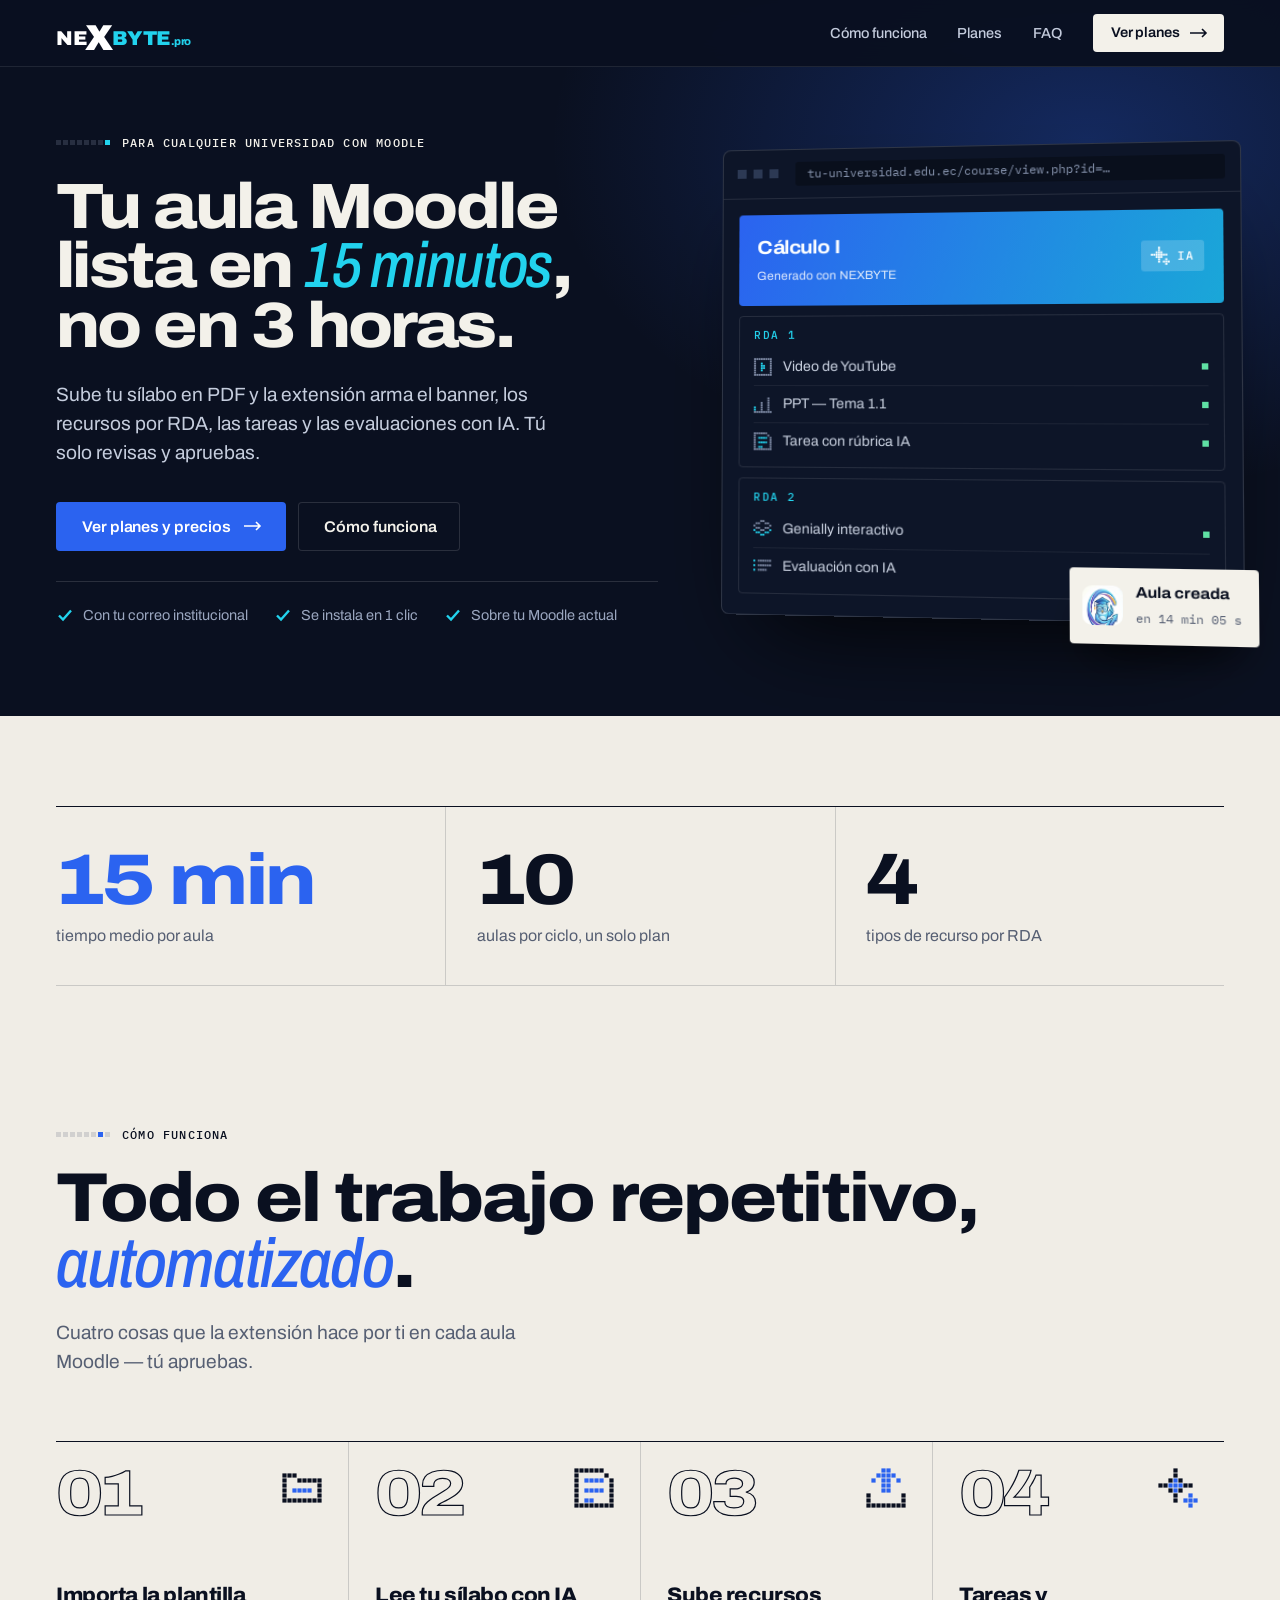
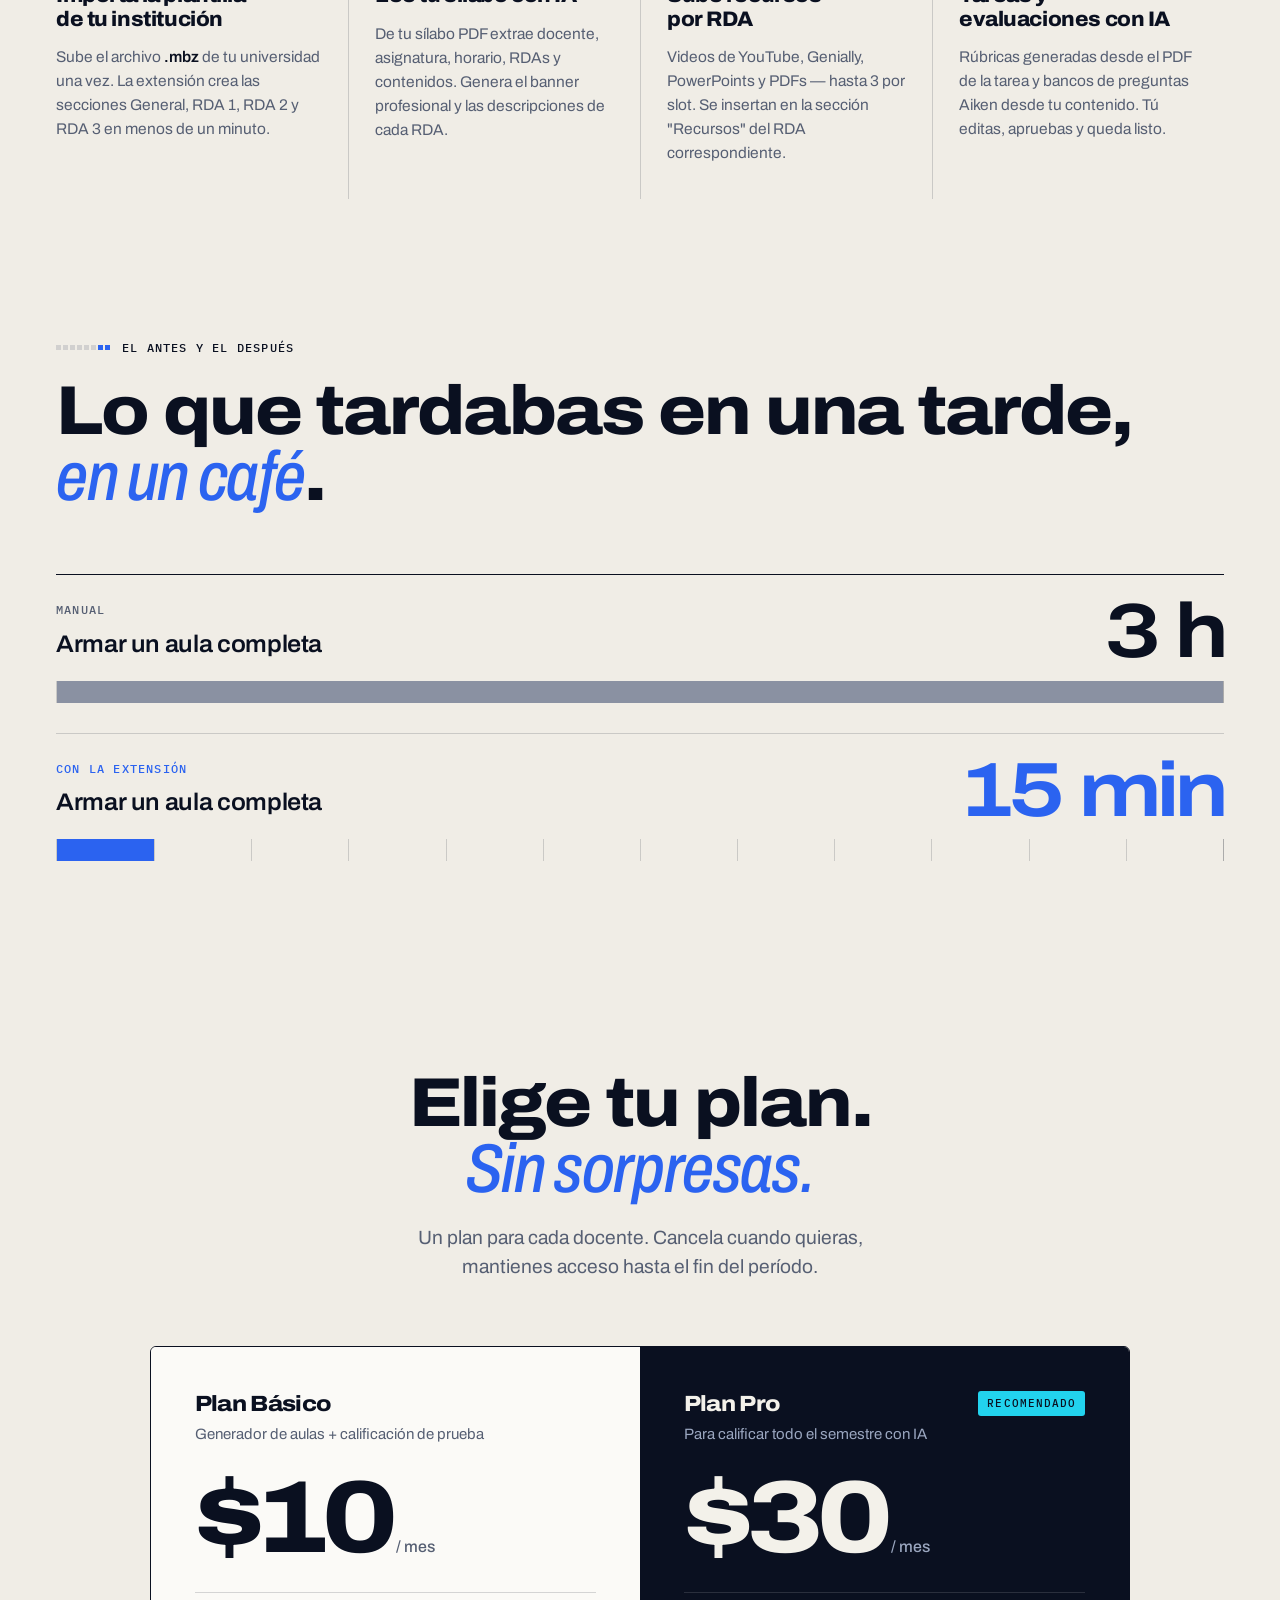
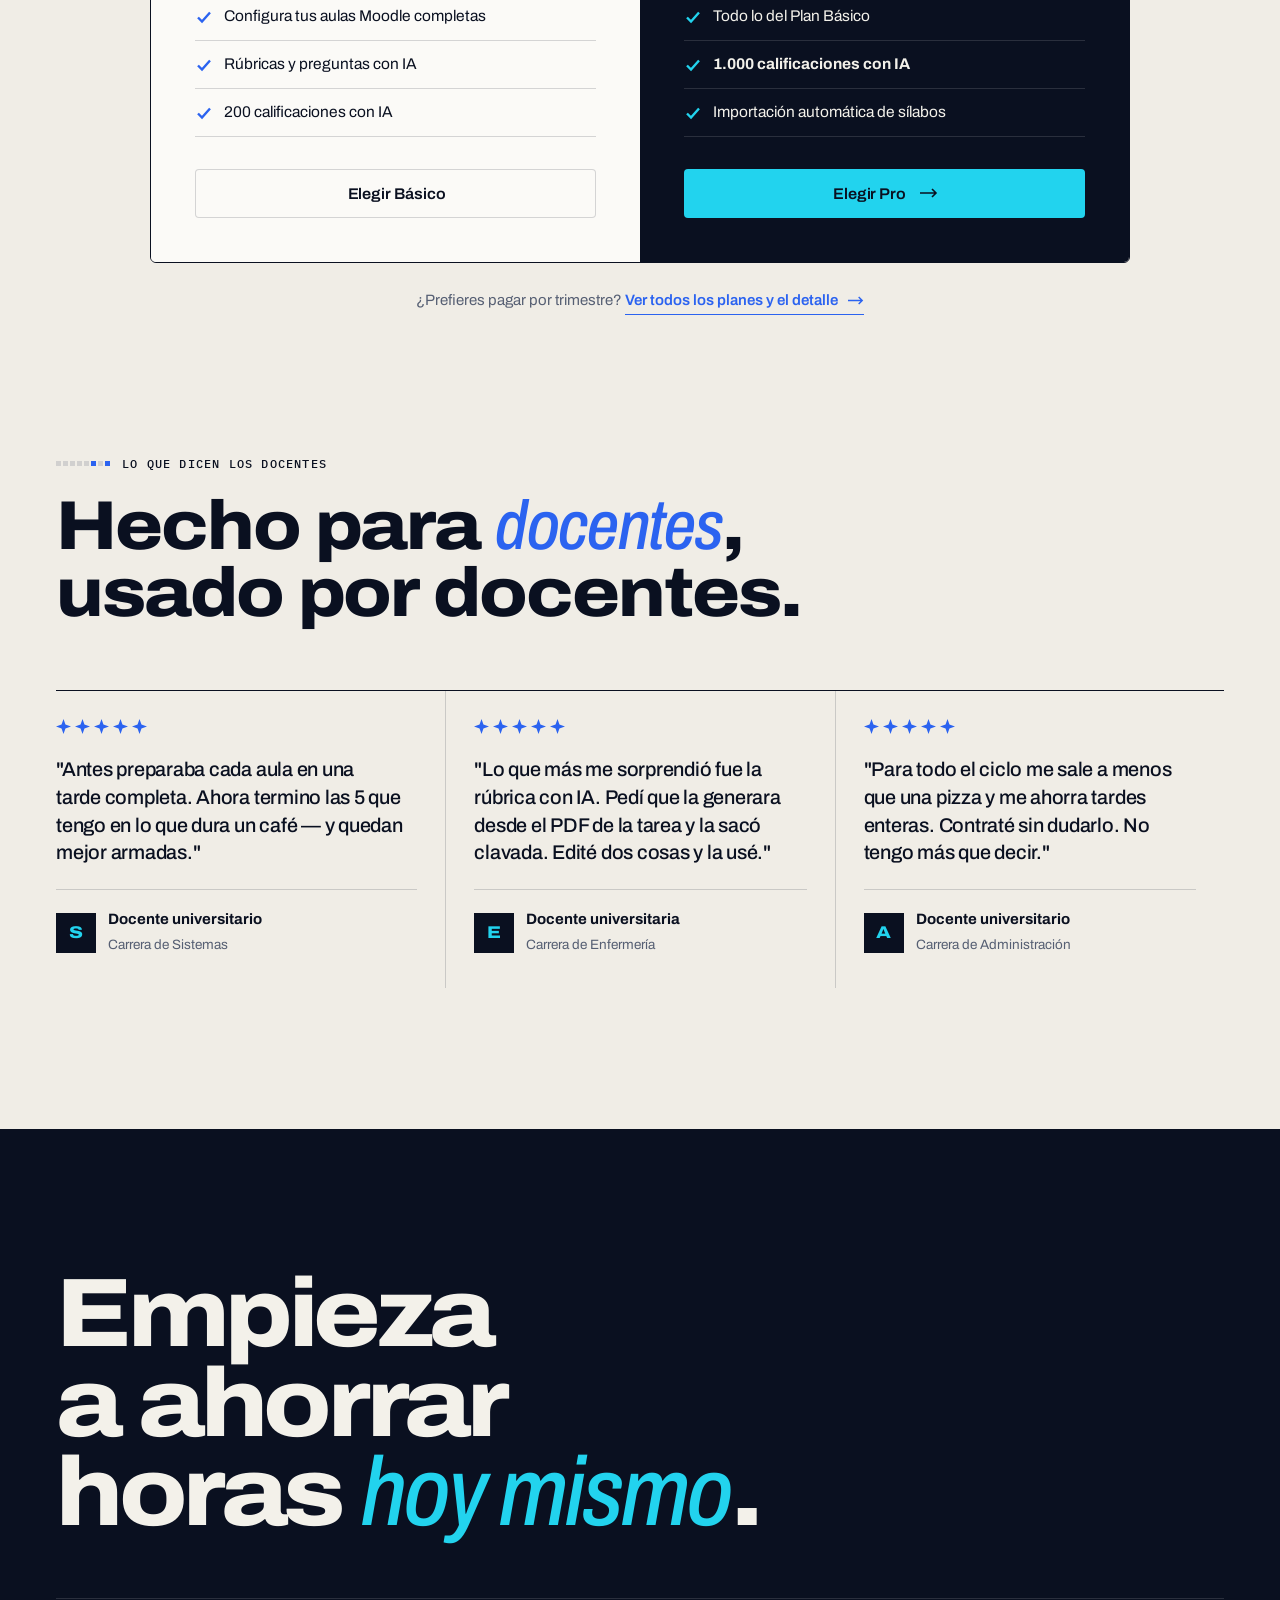
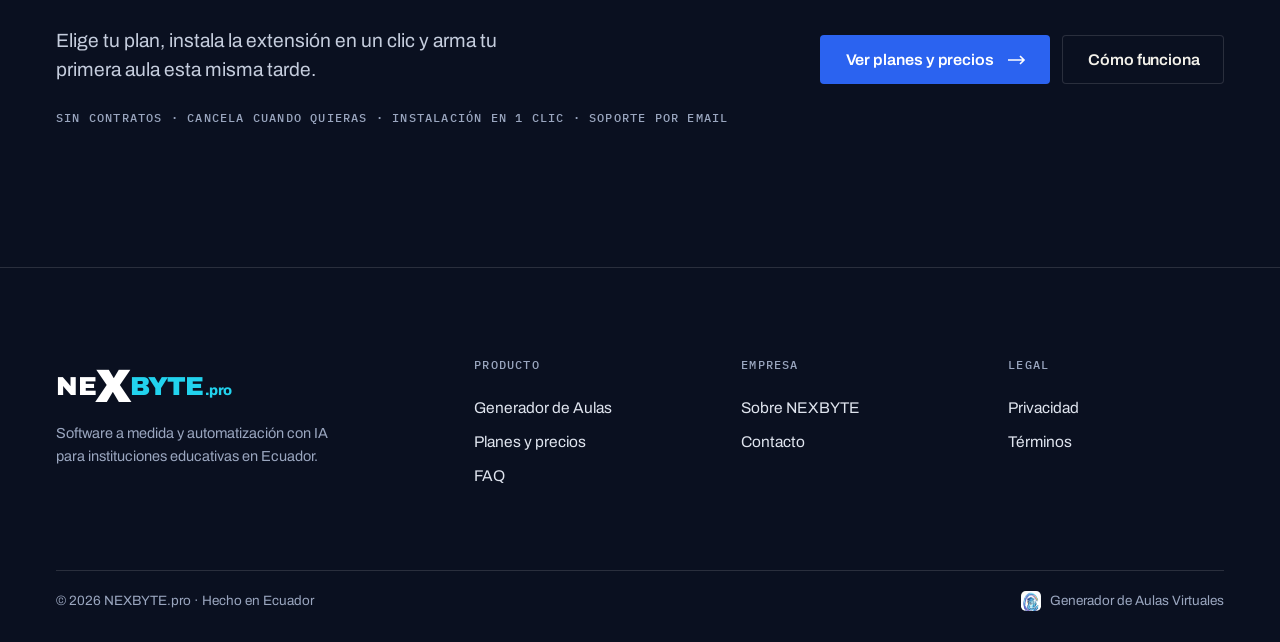
<file: aulas/index.html>
<!DOCTYPE html>
<html lang="es">
<head>
<meta charset="UTF-8">
<meta name="viewport" content="width=device-width, initial-scale=1.0">
<link rel="icon" type="image/svg+xml" href="/favicon.svg">
<title>Generador de Aulas Virtuales — Moodle con IA | NEXBYTE.pro</title>
  <link rel="canonical" href="https://nexbyte.pro/aulas/">
<meta name="description" content="Arma tu aula Moodle en 15 minutos: sube tu sílabo en PDF y la extensión genera banner, recursos por RDA, tareas y evaluaciones con IA. Para docentes de cualquier universidad con Moodle.">
<meta property="og:title" content="Generador de Aulas Virtuales — Moodle con IA">
<meta property="og:description" content="Tu aula Moodle lista en 15 minutos, no en 3 horas. Extensión de Chrome con IA para docentes de cualquier universidad.">
<meta property="og:type" content="website">
<meta property="og:url" content="https://nexbyte.pro/aulas/">
<meta property="og:image" content="https://nexbyte.pro/logo-extension.png">
<meta name="theme-color" content="#0a1020">
<link rel="preconnect" href="https://fonts.googleapis.com">
<link rel="preconnect" href="https://fonts.gstatic.com" crossorigin>
<link href="https://fonts.googleapis.com/css2?family=Archivo:ital,wdth,wght@0,62..125,300..900;1,62..125,300..900&family=IBM+Plex+Mono:wght@400;500&display=swap" rel="stylesheet">
<link rel="stylesheet" href="/nx-logo.css">
<link rel="stylesheet" href="/nx/sitio.css">
<script>document.documentElement.classList.add('js')</script>
</head>
<body>

<nav class="barra con-menu" aria-label="Principal">
  <div class="caja barra-in">
    <a href="/" class="nx-brand">NE<span class="nx-x">X</span><span class="nx-byte">BYTE</span><span class="nx-pro">.pro</span></a>
    <div class="menu" id="menu">
      <a href="#como">Cómo funciona</a>
      <a href="#precios">Planes</a>
      <a href="/faq/">FAQ</a>
      <a href="/planes/" class="boton chico">Ver planes
        <svg class="fl" viewBox="0 0 18 10" fill="none" stroke="currentColor" stroke-width="1.6" aria-hidden="true"><path d="M0 5h16M12 1l4 4-4 4"/></svg></a>
    </div>
    <button class="abre-menu" type="button" aria-label="Abrir el menú" aria-expanded="false" aria-controls="menu"><i></i><i></i></button>
  </div>
</nav>

<!-- PORTADA -->
<header class="portada-aulas oscuro" data-seccion="portada">
  <div class="caja aulas-rej">
    <div>
      <p class="rotulo mono" data-ver><span class="byte" data-n="1"></span> <b>Para cualquier universidad con Moodle</b></p>
      <h1 data-ver="titulo">
        <span class="l"><span>Tu aula Moodle</span></span>
        <span class="l" style="--i:1"><span>lista en <em>15 minutos</em>,</span></span>
        <span class="l" style="--i:2"><span>no en 3 horas.</span></span>
      </h1>
      <p class="bajada" data-ver style="--i:3">Sube tu sílabo en PDF y la extensión arma el banner, los recursos por RDA, las tareas
        y las evaluaciones con IA. Tú solo revisas y apruebas.</p>
      <div class="fila-botones" data-ver style="--i:4">
        <a href="/planes/" class="boton azul">Ver planes y precios
          <svg class="fl" viewBox="0 0 18 10" fill="none" stroke="currentColor" stroke-width="1.6" aria-hidden="true"><path d="M0 5h16M12 1l4 4-4 4"/></svg></a>
        <a href="#como" class="boton linea">Cómo funciona</a>
      </div>
      <ul class="garantias" data-ver style="--i:5">
        <li><i class="chico" data-g="ok"></i> Con tu correo institucional</li>
        <li><i class="chico" data-g="ok"></i> Se instala en 1 clic</li>
        <li><i class="chico" data-g="ok"></i> Sobre tu Moodle actual</li>
      </ul>
    </div>

    <div class="navegador" data-ver style="--i:2">
      <div class="nav-franja"><i></i><i></i><i></i><span>tu-universidad.edu.ec/course/view.php?id=…</span></div>
      <div class="nav-cuerpo arma">
        <div class="aula-banner" style="--p:0">
          <div><b>Cálculo I</b><small>Generado con NEXBYTE</small></div>
          <span class="mono"><i class="chico" data-g="chispa"></i> IA</span>
        </div>
        <div class="rda" style="--p:1">
          <h4>RDA 1</h4>
          <ul class="arma">
            <li style="--p:2"><i class="chico" data-g="video"></i> Video de YouTube</li>
            <li style="--p:3"><i class="chico" data-g="barras"></i> PPT — Tema 1.1</li>
            <li style="--p:4"><i class="chico" data-g="hoja"></i> Tarea con rúbrica IA</li>
          </ul>
        </div>
        <div class="rda" style="--p:5">
          <h4>RDA 2</h4>
          <ul class="arma">
            <li style="--p:6"><i class="chico" data-g="capas"></i> Genially interactivo</li>
            <li style="--p:7"><i class="chico" data-g="lista"></i> Evaluación con IA</li>
          </ul>
        </div>
      </div>
      <div class="aula-lista"><img src="/nx/buho.png" alt="" width="38" height="38" style="border-radius:24%"><div><b>Aula creada</b><small data-crono="872">en 14 min 32 s</small></div></div>
    </div>
  </div>
</header>

<!-- CIFRAS -->
<section class="bloque corto" data-seccion="cifras" style="padding-bottom:0">
  <div class="caja">
    <div class="cifras claras" data-ver>
      <div class="cifra"><b>15 min</b><span>tiempo medio por aula</span></div>
      <div class="cifra"><b>10</b><span>aulas por ciclo, un solo plan</span></div>
      <div class="cifra"><b>4</b><span>tipos de recurso por RDA</span></div>
    </div>
  </div>
</section>

<!-- CÓMO FUNCIONA -->
<section class="bloque" id="como" data-seccion="como">
  <div class="caja">
    <div class="cabeza">
      <p class="rotulo mono" data-ver><span class="byte" data-n="2"></span> <b>Cómo funciona</b></p>
      <h2 class="t-2" data-ver="titulo"><span class="l"><span>Todo el trabajo repetitivo,</span></span><span class="l" style="--i:1"><span><em>automatizado</em>.</span></span></h2>
      <p class="bajada" data-ver style="--i:2">Cuatro cosas que la extensión hace por ti en cada aula Moodle — tú apruebas.</p>
    </div>
    <ol class="pasos">
      <li class="paso" data-ver>
        <div class="paso-arriba"><span class="n">01</span><i data-g="carpeta"></i></div>
        <h3>Importa la plantilla de tu institución</h3>
        <p>Sube el archivo <b>.mbz</b> de tu universidad una vez. La extensión crea las secciones General, RDA 1, RDA 2 y RDA 3 en menos de un minuto.</p>
      </li>
      <li class="paso" data-ver style="--i:1">
        <div class="paso-arriba"><span class="n">02</span><i data-g="hoja"></i></div>
        <h3>Lee tu sílabo con IA</h3>
        <p>De tu sílabo PDF extrae docente, asignatura, horario, RDAs y contenidos. Genera el banner profesional y las descripciones de cada RDA.</p>
      </li>
      <li class="paso" data-ver style="--i:2">
        <div class="paso-arriba"><span class="n">03</span><i data-g="subir"></i></div>
        <h3>Sube recursos por RDA</h3>
        <p>Videos de YouTube, Genially, PowerPoints y PDFs — hasta 3 por slot. Se insertan en la sección "Recursos" del RDA correspondiente.</p>
      </li>
      <li class="paso" data-ver style="--i:3">
        <div class="paso-arriba"><span class="n">04</span><i data-g="chispa"></i></div>
        <h3>Tareas y evaluaciones con IA</h3>
        <p>Rúbricas generadas desde el PDF de la tarea y bancos de preguntas Aiken desde tu contenido. Tú editas, apruebas y queda listo.</p>
      </li>
    </ol>
  </div>
</section>

<!-- ANTES Y DESPUÉS -->
<section class="bloque" style="padding-top:0" data-seccion="compara">
  <div class="caja">
    <div class="cabeza">
      <p class="rotulo mono" data-ver><span class="byte" data-n="3"></span> <b>El antes y el después</b></p>
      <h2 class="t-2" data-ver="titulo"><span class="l"><span>Lo que tardabas en una tarde,</span></span><span class="l" style="--i:1"><span><em>en un café</em>.</span></span></h2>
    </div>
    <div class="compara" data-ver>
      <div class="medida">
        <div class="medida-arriba"><div><span class="mono">Manual</span><p>Armar un aula completa</p></div><b>3 h</b></div>
        <div class="regla"><i></i></div>
      </div>
      <div class="medida rapida">
        <div class="medida-arriba"><div><span class="mono">Con la extensión</span><p>Armar un aula completa</p></div><b>15 min</b></div>
        <div class="regla"><i></i></div>
      </div>
    </div>
  </div>
</section>

<!-- PRECIOS -->
<section class="bloque" id="precios" style="padding-top:0" data-seccion="precios">
  <div class="caja">
    <div class="cabeza centro">
      <p class="rotulo mono" data-ver><span class="byte" data-n="4"></span> <b>Planes y precios</b></p>
      <h2 class="t-2" data-ver="titulo"><span class="l"><span>Elige tu plan.</span></span><span class="l" style="--i:1"><span><em>Sin sorpresas.</em></span></span></h2>
      <p class="bajada" data-ver style="--i:2">Un plan para cada docente. Cancela cuando quieras, mantienes acceso hasta el fin del período.</p>
    </div>
    <div class="precios" data-ver>
      <div class="precio">
        <div class="precio-arriba"><h3>Plan Básico</h3></div>
        <p>Generador de aulas + calificación de prueba</p>
        <div class="monto">$10<span> / mes</span></div>
        <ul>
          <li><i class="chico" data-g="ok"></i> Configura tus aulas Moodle completas</li>
          <li><i class="chico" data-g="ok"></i> Rúbricas y preguntas con IA</li>
          <li><i class="chico" data-g="ok"></i> 200 calificaciones con IA</li>
        </ul>
        <a href="/pagar/?plan=pucese_basico_mensual&amp;price=10" class="boton linea todo">Elegir Básico</a>
      </div>
      <div class="precio pro">
        <div class="precio-arriba"><h3>Plan Pro</h3><span class="mono">RECOMENDADO</span></div>
        <p>Para calificar todo el semestre con IA</p>
        <div class="monto">$30<span> / mes</span></div>
        <ul>
          <li><i class="chico" data-g="ok"></i> Todo lo del Plan Básico</li>
          <li><i class="chico" data-g="ok"></i> <b>1.000 calificaciones con IA</b></li>
          <li><i class="chico" data-g="ok"></i> Importación automática de sílabos</li>
        </ul>
        <a href="/pagar/?plan=pucese_pro_mensual&amp;price=30" class="boton todo">Elegir Pro
          <svg class="fl" viewBox="0 0 18 10" fill="none" stroke="currentColor" stroke-width="1.6" aria-hidden="true"><path d="M0 5h16M12 1l4 4-4 4"/></svg></a>
      </div>
    </div>
    <p class="nota-precio">¿Prefieres pagar por trimestre? <a href="/planes/" class="enlace">Ver todos los planes y el detalle
      <svg class="fl" viewBox="0 0 18 10" fill="none" stroke="currentColor" stroke-width="1.6" aria-hidden="true"><path d="M0 5h16M12 1l4 4-4 4"/></svg></a></p>
  </div>
</section>

<!-- TESTIMONIOS -->
<section class="bloque" style="padding-top:0" data-seccion="testimonios">
  <div class="caja">
    <div class="cabeza">
      <p class="rotulo mono" data-ver><span class="byte" data-n="5"></span> <b>Lo que dicen los docentes</b></p>
      <h2 class="t-2" data-ver="titulo"><span class="l"><span>Hecho para <em>docentes</em>,</span></span><span class="l" style="--i:1"><span>usado por docentes.</span></span></h2>
    </div>
    <div class="citas">
      <figure class="cita" data-ver>
        <div class="estrellas" role="img" aria-label="5 de 5 estrellas"><svg viewBox="0 0 10 10"><path d="M5 0l1.3 3.7L10 5 6.3 6.3 5 10 3.7 6.3 0 5l3.7-1.3z"/></svg><svg viewBox="0 0 10 10"><path d="M5 0l1.3 3.7L10 5 6.3 6.3 5 10 3.7 6.3 0 5l3.7-1.3z"/></svg><svg viewBox="0 0 10 10"><path d="M5 0l1.3 3.7L10 5 6.3 6.3 5 10 3.7 6.3 0 5l3.7-1.3z"/></svg><svg viewBox="0 0 10 10"><path d="M5 0l1.3 3.7L10 5 6.3 6.3 5 10 3.7 6.3 0 5l3.7-1.3z"/></svg><svg viewBox="0 0 10 10"><path d="M5 0l1.3 3.7L10 5 6.3 6.3 5 10 3.7 6.3 0 5l3.7-1.3z"/></svg></div>
        <blockquote>"Antes preparaba cada aula en una tarde completa. Ahora termino las 5 que tengo en lo que dura un café — y quedan mejor armadas."</blockquote>
        <figcaption><span class="inicial">S</span><div><b>Docente universitario</b><small>Carrera de Sistemas</small></div></figcaption>
      </figure>
      <figure class="cita" data-ver style="--i:1">
        <div class="estrellas" role="img" aria-label="5 de 5 estrellas"><svg viewBox="0 0 10 10"><path d="M5 0l1.3 3.7L10 5 6.3 6.3 5 10 3.7 6.3 0 5l3.7-1.3z"/></svg><svg viewBox="0 0 10 10"><path d="M5 0l1.3 3.7L10 5 6.3 6.3 5 10 3.7 6.3 0 5l3.7-1.3z"/></svg><svg viewBox="0 0 10 10"><path d="M5 0l1.3 3.7L10 5 6.3 6.3 5 10 3.7 6.3 0 5l3.7-1.3z"/></svg><svg viewBox="0 0 10 10"><path d="M5 0l1.3 3.7L10 5 6.3 6.3 5 10 3.7 6.3 0 5l3.7-1.3z"/></svg><svg viewBox="0 0 10 10"><path d="M5 0l1.3 3.7L10 5 6.3 6.3 5 10 3.7 6.3 0 5l3.7-1.3z"/></svg></div>
        <blockquote>"Lo que más me sorprendió fue la rúbrica con IA. Pedí que la generara desde el PDF de la tarea y la sacó clavada. Edité dos cosas y la usé."</blockquote>
        <figcaption><span class="inicial">E</span><div><b>Docente universitaria</b><small>Carrera de Enfermería</small></div></figcaption>
      </figure>
      <figure class="cita" data-ver style="--i:2">
        <div class="estrellas" role="img" aria-label="5 de 5 estrellas"><svg viewBox="0 0 10 10"><path d="M5 0l1.3 3.7L10 5 6.3 6.3 5 10 3.7 6.3 0 5l3.7-1.3z"/></svg><svg viewBox="0 0 10 10"><path d="M5 0l1.3 3.7L10 5 6.3 6.3 5 10 3.7 6.3 0 5l3.7-1.3z"/></svg><svg viewBox="0 0 10 10"><path d="M5 0l1.3 3.7L10 5 6.3 6.3 5 10 3.7 6.3 0 5l3.7-1.3z"/></svg><svg viewBox="0 0 10 10"><path d="M5 0l1.3 3.7L10 5 6.3 6.3 5 10 3.7 6.3 0 5l3.7-1.3z"/></svg><svg viewBox="0 0 10 10"><path d="M5 0l1.3 3.7L10 5 6.3 6.3 5 10 3.7 6.3 0 5l3.7-1.3z"/></svg></div>
        <blockquote>"Para todo el ciclo me sale a menos que una pizza y me ahorra tardes enteras. Contraté sin dudarlo. No tengo más que decir."</blockquote>
        <figcaption><span class="inicial">A</span><div><b>Docente universitario</b><small>Carrera de Administración</small></div></figcaption>
      </figure>
    </div>
  </div>
</section>

<!-- CIERRE -->
<section class="bloque cierre oscuro" data-seccion="cierre">
  <div class="caja">
    <h2 data-ver="titulo"><span class="l"><span>Empieza a ahorrar</span></span><span class="l" style="--i:1"><span>horas <em>hoy mismo</em>.</span></span></h2>
    <div class="cierre-pie">
      <p class="bajada" data-ver>Elige tu plan, instala la extensión en un clic y arma tu primera aula esta misma tarde.</p>
      <div class="fila-botones" data-ver style="--i:1">
        <a href="/planes/" class="boton azul">Ver planes y precios
          <svg class="fl" viewBox="0 0 18 10" fill="none" stroke="currentColor" stroke-width="1.6" aria-hidden="true"><path d="M0 5h16M12 1l4 4-4 4"/></svg></a>
        <a href="#como" class="boton linea">Cómo funciona</a>
      </div>
    </div>
    <p class="fino mono" data-ver>Sin contratos · Cancela cuando quieras · Instalación en 1 clic · Soporte por email</p>
  </div>
</section>

<!-- PIE -->
<footer class="pie oscuro" style="border-top:1px solid var(--linea)" data-seccion="pie">
  <div class="caja">
    <div class="pie-rej">
      <div>
        <a href="/" class="nx-brand">NE<span class="nx-x">X</span><span class="nx-byte">BYTE</span><span class="nx-pro">.pro</span></a>
        <p class="pie-sobre">Software a medida y automatización con IA para instituciones educativas en Ecuador.</p>
      </div>
      <div class="pie-col"><h4>Producto</h4>
        <a href="/aulas/">Generador de Aulas</a><a href="/planes/">Planes y precios</a><a href="/faq/">FAQ</a></div>
      <div class="pie-col"><h4>Empresa</h4>
        <a href="/">Sobre NEXBYTE</a><a href="mailto:soporte@nexbyte.pro">Contacto</a></div>
      <div class="pie-col"><h4>Legal</h4>
        <a href="/privacidad/">Privacidad</a><a href="/terminos/">Términos</a></div>
    </div>
    <div class="pie-fin">
      <span>© 2026 NEXBYTE.pro · Hecho en Ecuador</span>
      <span><img src="/nx/buho.png" alt="" width="20" height="20" style="border-radius:24%"> Generador de Aulas Virtuales</span>
    </div>
  </div>
</footer>

<script defer src="/nx/sitio.js"></script>
</body>
</html>
</file>
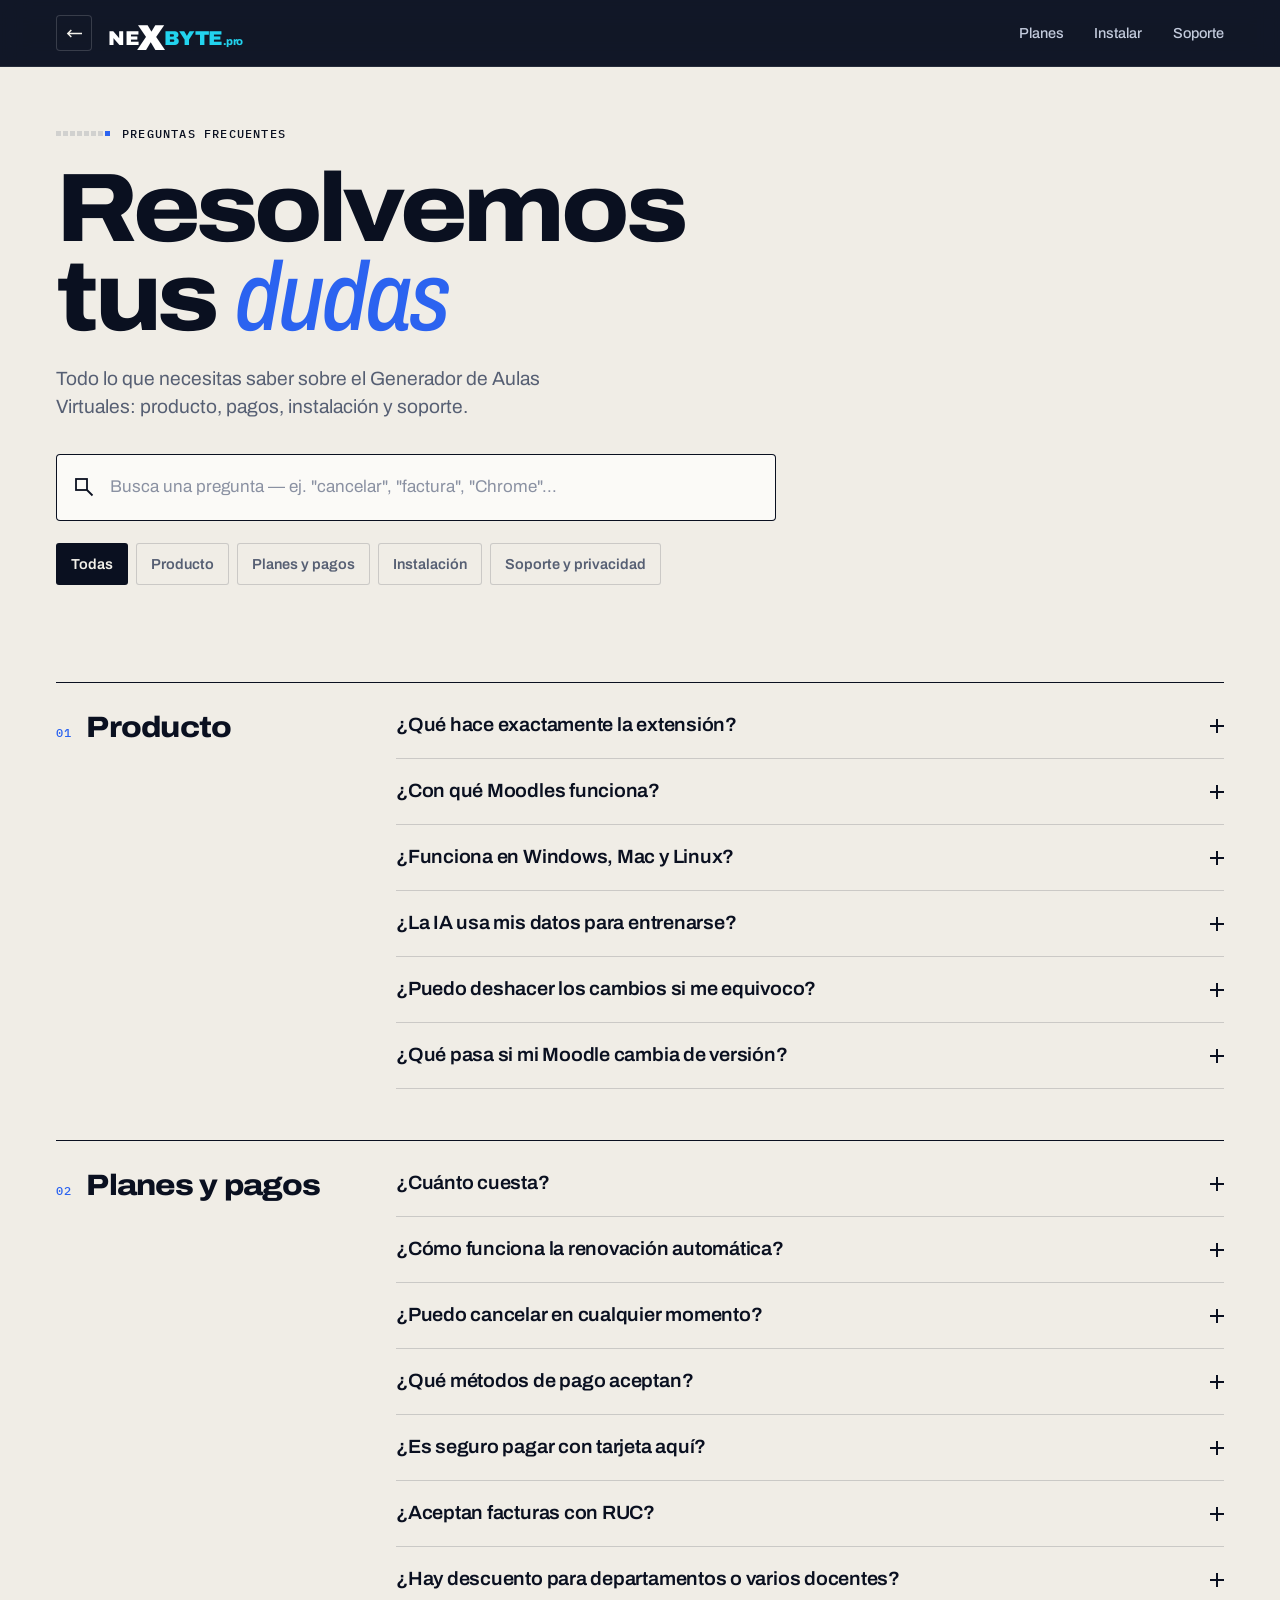
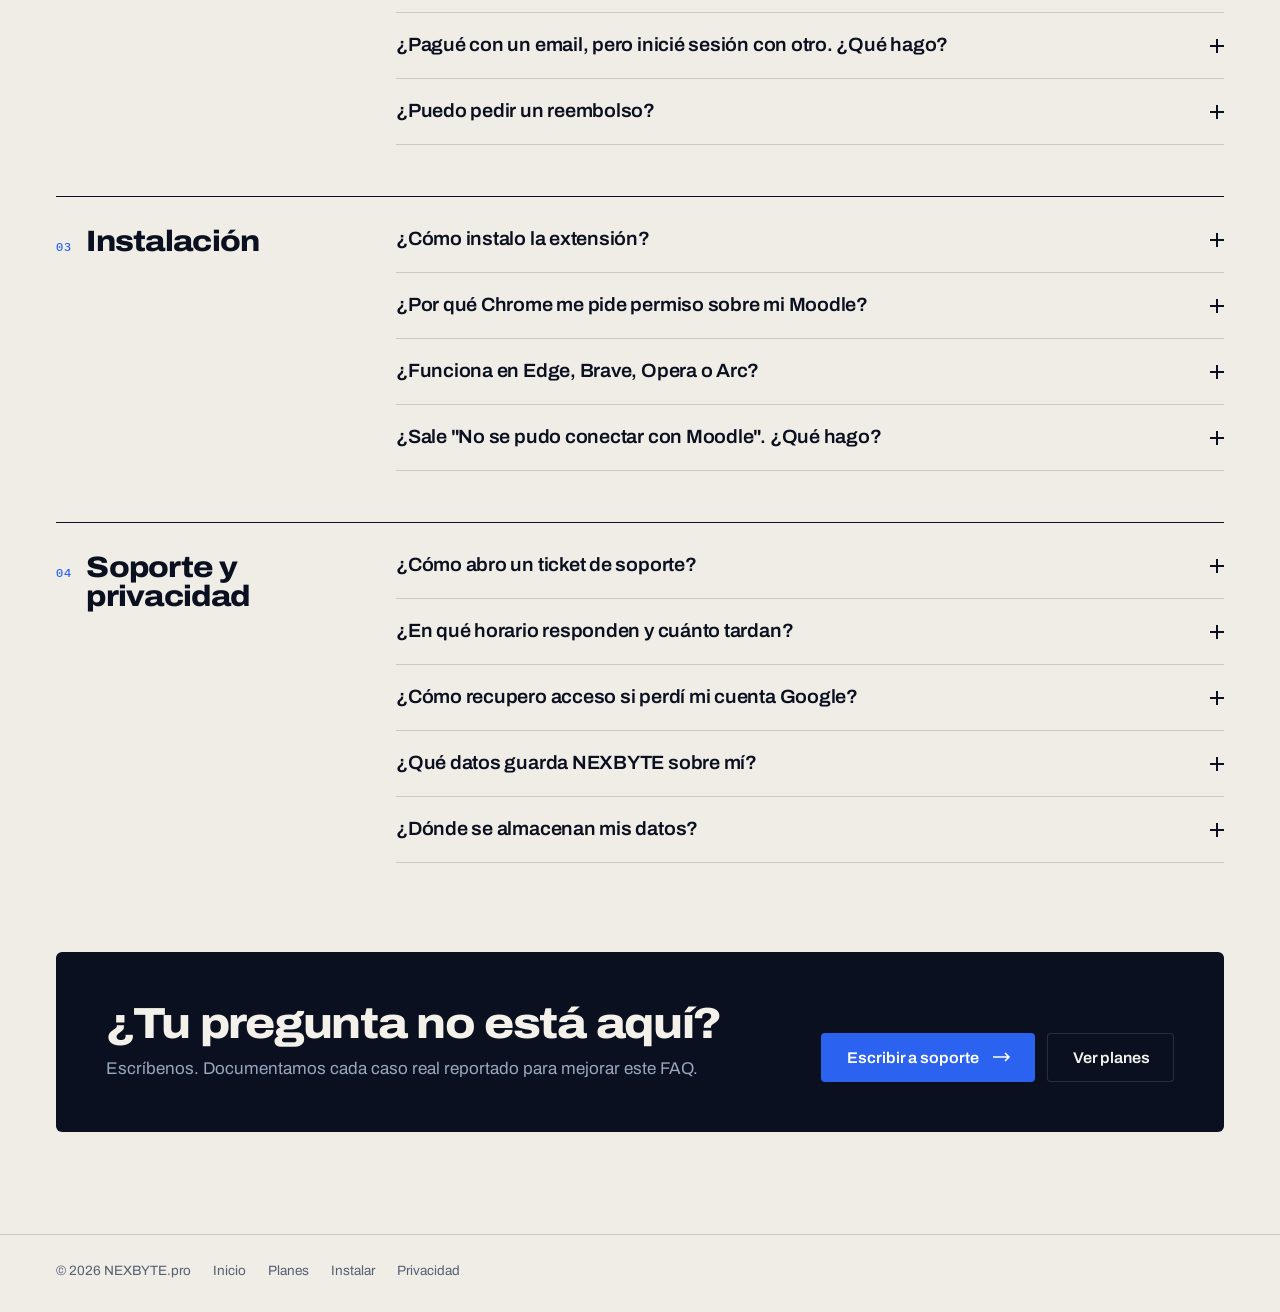
<file: faq/index.html>
<!DOCTYPE html>
<html lang="es">
<head>
<meta charset="UTF-8">
<meta name="viewport" content="width=device-width, initial-scale=1.0">
<link rel="icon" type="image/svg+xml" href="/favicon.svg">
<title>Preguntas frecuentes &mdash; Generador de Aulas Virtuales | NEXBYTE.pro</title>
  <link rel="canonical" href="https://nexbyte.pro/faq/">
<meta name="description" content="Respuestas a las dudas m&aacute;s comunes sobre el Generador de Aulas Virtuales: producto, pagos, instalaci&oacute;n y soporte.">
<meta name="theme-color" content="#0a1020">
<link rel="preconnect" href="https://fonts.googleapis.com">
<link rel="preconnect" href="https://fonts.gstatic.com" crossorigin>
<link href="https://fonts.googleapis.com/css2?family=Archivo:ital,wdth,wght@0,62..125,300..900;1,62..125,300..900&family=IBM+Plex+Mono:wght@400;500&display=swap" rel="stylesheet">
<link rel="stylesheet" href="/nx-logo.css">
<link rel="stylesheet" href="/nx/sitio.css">
<script>document.documentElement.classList.add('js')</script>
</head>
<body>

<nav class="barra con-menu" aria-label="Principal">
  <div class="caja barra-in">
    <div class="barra-izq">
      <a href="/" class="volver" title="Volver al inicio" aria-label="Volver al inicio"><svg viewBox="0 0 18 10" fill="none" stroke="currentColor" stroke-width="1.6" aria-hidden="true"><path d="M0 5h16M12 1l4 4-4 4"/></svg></a>
      <a href="/" class="nx-brand">NE<span class="nx-x">X</span><span class="nx-byte">BYTE</span><span class="nx-pro">.pro</span></a>
    </div>
    <div class="menu" id="menu">
      <a href="/planes/">Planes</a>
      <a href="/instalar/">Instalar</a>
      <a href="mailto:soporte@nexbyte.pro">Soporte</a>
    </div>
    <button class="abre-menu" type="button" aria-label="Abrir el men&uacute;" aria-expanded="false" aria-controls="menu"><i></i><i></i></button>
  </div>
</nav>

<header class="cab-pagina" data-seccion="cabecera">
  <div class="caja">
    <p class="rotulo mono" data-ver><span class="byte" data-n="1"></span> <b>Preguntas frecuentes</b></p>
    <h1 data-ver="titulo"><span class="l"><span>Resolvemos</span></span><span class="l" style="--i:1"><span>tus <em>dudas</em></span></span></h1>
    <p class="bajada" data-ver style="--i:2">Todo lo que necesitas saber sobre el Generador de Aulas Virtuales: producto, pagos, instalaci&oacute;n y soporte.</p>

    <div class="buscador" data-ver style="--i:3">
      <svg viewBox="0 0 20 20" fill="none" stroke="currentColor" stroke-width="1.8" aria-hidden="true"><rect x="2" y="2" width="11" height="11"/><path d="M13 13l5.5 5.5"/></svg>
      <input type="text" id="faq-search" aria-label="Buscar una pregunta" placeholder="Busca una pregunta &mdash; ej. &quot;cancelar&quot;, &quot;factura&quot;, &quot;Chrome&quot;...">
    </div>

    <div class="tabs" data-ver style="--i:4">
      <button type="button" class="tab-chip active" data-cat="all">Todas</button>
      <button type="button" class="tab-chip" data-cat="producto">Producto</button>
      <button type="button" class="tab-chip" data-cat="pagos">Planes y pagos</button>
      <button type="button" class="tab-chip" data-cat="instalacion">Instalaci&oacute;n</button>
      <button type="button" class="tab-chip" data-cat="soporte">Soporte y privacidad</button>
    </div>
  </div>
</header>

<main class="caja faq-cuerpo" data-seccion="preguntas">

  <!-- ============ PRODUCTO ============ -->
  <section class="faq-section" data-cat="producto">
    <h2><span class="num">1</span> Producto</h2>

    <details>
      <summary>&iquest;Qu&eacute; hace exactamente la extensi&oacute;n?</summary>
      <div class="answer">
        <p>El Generador de Aulas Virtuales automatiza la configuraci&oacute;n de tu aula Moodle.
        Con un solo s&iacute;labo PDF y unos pocos clics, configura <strong>hasta 10 aulas completas por ciclo</strong>:</p>
        <ul>
          <li>Importa la plantilla institucional (<code>.mbz</code>).</li>
          <li>Lee tu s&iacute;labo PDF y genera banner, datos del docente, horario, descripciones de RDAs.</li>
          <li>Sube recursos por RDA: videos YouTube, Genially, PPTs, PDFs.</li>
          <li>Crea tareas con r&uacute;bricas generadas por IA.</li>
          <li>Crea evaluaciones con preguntas Aiken generadas por IA.</li>
          <li>Crea foros de discusi&oacute;n.</li>
        </ul>
        <p>Lo que un docente tarda 3 a 5 horas por aula, la extensi&oacute;n lo hace en 15 a 20 minutos.</p>
      </div>
    </details>

    <details>
      <summary>&iquest;Con qu&eacute; Moodles funciona?</summary>
      <div class="answer">
        <p>Con el <strong>Moodle institucional de tu universidad</strong>. Funciona sobre tu Moodle actual, sin instalar nada en el servidor de la instituci&oacute;n.</p>
        <p>Al abrir tu curso, la extensi&oacute;n reconoce tu Moodle autom&aacute;ticamente. Si tu universidad todav&iacute;a no est&aacute; habilitada, escr&iacute;benos a <a href="mailto:soporte@nexbyte.pro">soporte@nexbyte.pro</a>.</p>
      </div>
    </details>

    <details>
      <summary>&iquest;Funciona en Windows, Mac y Linux?</summary>
      <div class="answer">
        <p>S&iacute;. La extensi&oacute;n se carga en <strong>Google Chrome</strong> (o navegadores basados en Chromium: Brave, Edge, Opera, Arc).
        Funciona id&eacute;ntico en Windows 10/11, macOS 11+ y distribuciones Linux modernas.</p>
      </div>
    </details>

    <details>
      <summary>&iquest;La IA usa mis datos para entrenarse?</summary>
      <div class="answer">
        <p><strong>No.</strong> Las acciones de IA env&iacute;an tus PDFs a <strong>Google Gemini</strong> (API). Google los procesa seg&uacute;n su pol&iacute;tica oficial y <strong>NEXBYTE no guarda copias</strong> de tus archivos.</p>
        <p>Los archivos que subes a Moodle (PPTs, PDFs, sílabos) viajan <strong>directamente</strong> a tu Moodle institucional desde tu navegador. No pasan por servidores de NEXBYTE.</p>
      </div>
    </details>

    <details>
      <summary>&iquest;Puedo deshacer los cambios si me equivoco?</summary>
      <div class="answer">
        <p>Cada tipo de recurso (videos, Genially, PPTs, PDFs) tiene su bot&oacute;n <strong>&quot;Borrar&quot;</strong> en el popup que limpia esa categor&iacute;a del aula.</p>
        <p>Para reverter completamente: importa de nuevo la plantilla <code>.mbz</code> sobre un aula vac&iacute;a.</p>
      </div>
    </details>

    <details>
      <summary>&iquest;Qu&eacute; pasa si mi Moodle cambia de versi&oacute;n?</summary>
      <div class="answer">
        <p>Cuando tu universidad actualiza Moodle, probamos y publicamos una actualizaci&oacute;n de la extensi&oacute;n en menos de 48 horas. Recibir&aacute;s un aviso autom&aacute;tico dentro del popup.</p>
      </div>
    </details>
  </section>

  <!-- ============ PAGOS ============ -->
  <section class="faq-section" data-cat="pagos">
    <h2><span class="num">2</span> Planes y pagos</h2>

    <details>
      <summary>&iquest;Cu&aacute;nto cuesta?</summary>
      <div class="answer">
        <p>Tres opciones:</p>
        <ul>
          <li><strong>Plan Gratuito &mdash; $0</strong>: 2 intentos por cada acci&oacute;n (1 en acciones con IA). Se activa autom&aacute;ticamente al iniciar sesi&oacute;n.</li>
          <li><strong>Plan B&aacute;sico &mdash; $10 al mes o $30 cada 3 meses</strong>: hasta 10 aulas Moodle, 90 r&uacute;bricas con IA, 30 evaluaciones con preguntas Aiken IA, 140 subidas de recursos, 200 calificaciones con IA, soporte por email.</li>
          <li><strong>Plan Pro &mdash; $30 al mes o $50 cada 3 meses</strong>: todo lo del Plan B&aacute;sico, pensado para calificar todo el semestre con IA.</li>
        </ul>
        <p>Ver <a href="/planes/">comparativa completa</a>.</p>
      </div>
    </details>

    <details>
      <summary>&iquest;C&oacute;mo funciona la renovaci&oacute;n autom&aacute;tica?</summary>
      <div class="answer">
        <p>Si pagaste con tarjeta v&iacute;a PayPhone, al expirar tu per&iacute;odo (1 o 3 meses) se cobra autom&aacute;ticamente el mismo valor a la misma tarjeta.</p>
        <p>Puedes <strong>cancelar en cualquier momento</strong> desde tu cuenta &mdash; mantienes acceso hasta el fin del per&iacute;odo pagado.</p>
        <p>Si pagaste con QR De Una, no hay renovaci&oacute;n autom&aacute;tica: al expirar te avisamos por email para pagar de nuevo.</p>
      </div>
    </details>

    <details>
      <summary>&iquest;Puedo cancelar en cualquier momento?</summary>
      <div class="answer">
        <p>S&iacute;. Inicia sesi&oacute;n en la extensi&oacute;n, abre el panel de tu cuenta y haz clic en <strong>&quot;Cancelar suscripci&oacute;n&quot;</strong>. Tu plan sigue activo hasta que termine el per&iacute;odo pagado &mdash; no se te cobra de nuevo.</p>
        <p>Si tienes problemas para cancelar, escr&iacute;benos a <a href="mailto:soporte@nexbyte.pro">soporte@nexbyte.pro</a>.</p>
      </div>
    </details>

    <details>
      <summary>&iquest;Qu&eacute; m&eacute;todos de pago aceptan?</summary>
      <div class="answer">
        <p>Dos opciones:</p>
        <ol>
          <li><strong>Tarjeta de cr&eacute;dito o d&eacute;bito</strong> (Visa o Mastercard) v&iacute;a <strong>PayPhone Ecuador</strong>. Activaci&oacute;n inmediata.</li>
          <li><strong>QR De Una</strong> (Banco Pichincha). Env&iacute;as el comprobante a soporte y activamos en m&aacute;ximo 24 horas h&aacute;biles.</li>
        </ol>
        <p>Tambi&eacute;n aceptamos transferencias bancarias para departamentos completos &mdash; escr&iacute;benos.</p>
      </div>
    </details>

    <details>
      <summary>&iquest;Es seguro pagar con tarjeta aqu&iacute;?</summary>
      <div class="answer">
        <p>S&iacute;. Tu tarjeta <strong>nunca pasa por servidores de NEXBYTE</strong>. Todo el procesamiento corre en <strong>PayPhone Ecuador</strong>, que est&aacute; certificado PCI-DSS &mdash; el est&aacute;ndar internacional de seguridad para pagos con tarjeta.</p>
      </div>
    </details>

    <details>
      <summary>&iquest;Aceptan facturas con RUC?</summary>
      <div class="answer">
        <p>S&iacute;. Despu&eacute;s del pago, escr&iacute;benos a <a href="mailto:soporte@nexbyte.pro">soporte@nexbyte.pro</a> con tu RUC, raz&oacute;n social, direcci&oacute;n y el correo de tu cuenta. Emitimos factura electr&oacute;nica en m&aacute;ximo 48 horas h&aacute;biles.</p>
      </div>
    </details>

    <details>
      <summary>&iquest;Hay descuento para departamentos o varios docentes?</summary>
      <div class="answer">
        <p>S&iacute;. Para <strong>5 o m&aacute;s docentes</strong> de un mismo departamento, escr&iacute;benos a <a href="mailto:soporte@nexbyte.pro">soporte@nexbyte.pro</a> indicando cantidad y emails. Aplicamos hasta <strong>30 % de descuento</strong> seg&uacute;n volumen.</p>
      </div>
    </details>

    <details>
      <summary>&iquest;Pagu&eacute; con un email, pero inici&eacute; sesi&oacute;n con otro. &iquest;Qu&eacute; hago?</summary>
      <div class="answer">
        <p>Si te equivocaste de email al pagar:</p>
        <ol>
          <li>Cierra sesi&oacute;n en la extensi&oacute;n.</li>
          <li>Inicia sesi&oacute;n con el email <strong>correcto</strong> (el que usaste al pagar).</li>
        </ol>
        <p>Si ya creaste cuenta con el email equivocado, escr&iacute;benos a <a href="mailto:soporte@nexbyte.pro">soporte@nexbyte.pro</a> con el comprobante de pago y los dos emails &mdash; fusionamos las cuentas.</p>
      </div>
    </details>

    <details>
      <summary>&iquest;Puedo pedir un reembolso?</summary>
      <div class="answer">
        <p>S&iacute;, dentro de los primeros <strong>7 d&iacute;as</strong> del primer pago, si no has usado m&aacute;s del 20 % de tus cuotas de IA. Escr&iacute;benos a <a href="mailto:soporte@nexbyte.pro">soporte@nexbyte.pro</a>.</p>
      </div>
    </details>
  </section>

  <!-- ============ INSTALACIÓN ============ -->
  <section class="faq-section" data-cat="instalacion">
    <h2><span class="num">3</span> Instalaci&oacute;n</h2>

    <details>
      <summary>&iquest;C&oacute;mo instalo la extensi&oacute;n?</summary>
      <div class="answer">
        <p>En <strong>un solo clic</strong>. Tras contratar tu plan, te llega (por correo y en la p&aacute;gina de confirmaci&oacute;n) un bot&oacute;n <strong>&quot;Instalar la extensi&oacute;n&quot;</strong> que la a&ntilde;ade a tu navegador desde Chrome Web Store al instante &mdash; sin descargas ni pasos t&eacute;cnicos.</p>
        <p>Luego abre la extensi&oacute;n (icono del b&uacute;ho), inicia sesi&oacute;n con Google usando <strong>el mismo correo con el que pagaste</strong>, y listo. Para fijar el icono, usa el rompecabezas (&#129513;) de Chrome.</p>
      </div>
    </details>

    <details>
      <summary>&iquest;Por qu&eacute; Chrome me pide permiso sobre mi Moodle?</summary>
      <div class="answer">
        <p>La extensi&oacute;n necesita permiso para actuar en la p&aacute;gina de tu Moodle institucional (crear secciones, subir recursos, etc.). La primera vez que la usas en tu Moodle, Chrome te lo pide <strong>una sola vez</strong> &mdash; pulsa &quot;Permitir&quot;.</p>
        <p>Solo se ejecuta en el Moodle de tu universidad y en <code>nexbyte.pro</code> (definido en su <code>manifest.json</code>). No accede a otras p&aacute;ginas.</p>
      </div>
    </details>

    <details>
      <summary>&iquest;Funciona en Edge, Brave, Opera o Arc?</summary>
      <div class="answer">
        <p>S&iacute;. Todos son navegadores basados en Chromium &mdash; mismo motor que Chrome. El proceso de instalaci&oacute;n es id&eacute;ntico (cada uno tiene su propia URL: <code>edge://extensions</code>, <code>brave://extensions</code>, etc.).</p>
      </div>
    </details>

    <details>
      <summary>&iquest;Sale &quot;No se pudo conectar con Moodle&quot;. &iquest;Qu&eacute; hago?</summary>
      <div class="answer">
        <p>Causas comunes y soluci&oacute;n:</p>
        <ul>
          <li><strong>Modo edici&oacute;n desactivado:</strong> activa el toggle de la barra superior de Moodle.</li>
          <li><strong>Pesta&ntilde;a expirada:</strong> recarga la pesta&ntilde;a con <kbd>F5</kbd>.</li>
          <li><strong>No est&aacute;s en una URL de curso:</strong> debe ser de tipo <code>/course/view.php?id=...</code>.</li>
        </ul>
      </div>
    </details>
  </section>

  <!-- ============ SOPORTE Y PRIVACIDAD ============ -->
  <section class="faq-section" data-cat="soporte">
    <h2><span class="num">4</span> Soporte y privacidad</h2>

    <details>
      <summary>&iquest;C&oacute;mo abro un ticket de soporte?</summary>
      <div class="answer">
        <p>Dos opciones:</p>
        <ol>
          <li><strong>Chat in-app</strong>: dentro del popup de la extensi&oacute;n hay un bot&oacute;n de Soporte NEXBYTE. Tus mensajes quedan vinculados a tu cuenta y puedes pegar capturas con Ctrl+V.</li>
          <li><strong>Email</strong>: escribe a <a href="mailto:soporte@nexbyte.pro">soporte@nexbyte.pro</a>. Incluye tu email Google, versi&oacute;n de la extensi&oacute;n (mira el footer del popup) y una captura del problema.</li>
        </ol>
      </div>
    </details>

    <details>
      <summary>&iquest;En qu&eacute; horario responden y cu&aacute;nto tardan?</summary>
      <div class="answer">
        <p>Respondemos de lunes a viernes, 8:00 &mdash; 18:00 (UTC-5, hora Ecuador).</p>
        <p>Tiempo medio de primera respuesta: <strong>4 horas h&aacute;biles</strong>. Casos urgentes (pago no procesado, p&eacute;rdida de acceso): m&aacute;ximo <strong>1 hora h&aacute;bil</strong>.</p>
      </div>
    </details>

    <details>
      <summary>&iquest;C&oacute;mo recupero acceso si perd&iacute; mi cuenta Google?</summary>
      <div class="answer">
        <p>Si tu cuenta Google a&uacute;n existe pero la perdiste de vista: ve a <a href="https://accounts.google.com/signin/recovery" target="_blank">accounts.google.com/signin/recovery</a>.</p>
        <p>Si Google la elimin&oacute;: escr&iacute;benos a <a href="mailto:soporte@nexbyte.pro">soporte@nexbyte.pro</a> con tu comprobante de pago y el nuevo email donde quieras vincular tu suscripci&oacute;n.</p>
      </div>
    </details>

    <details>
      <summary>&iquest;Qu&eacute; datos guarda NEXBYTE sobre m&iacute;?</summary>
      <div class="answer">
        <p>Solamente:</p>
        <ul>
          <li>Tu <strong>email</strong> de Google.</li>
          <li>Tu <strong>nombre y foto</strong> que devuelve Google OAuth (para mostrarlos en el popup).</li>
          <li><strong>Contadores de uso</strong> (cu&aacute;ntas r&uacute;bricas con IA has generado, cu&aacute;ntas evaluaciones, etc.) &mdash; necesarios para los l&iacute;mites del plan.</li>
          <li><strong>Pagos</strong> (monto, fecha, ID de transacci&oacute;n PayPhone).</li>
        </ul>
        <p>NO guardamos tus s&iacute;labos, PPTs, PDFs ni datos de tus aulas Moodle.</p>
        <p>Ver pol&iacute;tica completa en <a href="/privacidad/">/privacidad</a>.</p>
      </div>
    </details>

    <details>
      <summary>&iquest;D&oacute;nde se almacenan mis datos?</summary>
      <div class="answer">
        <p>En servidores de <strong>Supabase</strong> en la Uni&oacute;n Europea. Cumplimos GDPR y la <strong>Ley Org&aacute;nica de Protecci&oacute;n de Datos Personales del Ecuador</strong>.</p>
        <p>Puedes solicitar la eliminaci&oacute;n total de tus datos en cualquier momento escribiendo a <a href="mailto:soporte@nexbyte.pro">soporte@nexbyte.pro</a>.</p>
      </div>
    </details>
  </section>

  <div class="no-results" id="no-results">
    No encontramos preguntas que coincidan con tu b&uacute;squeda.<br>
    Escr&iacute;benos a <a href="mailto:soporte@nexbyte.pro">soporte@nexbyte.pro</a> y te respondemos directo.
  </div>

  <div class="cta-final oscuro" data-ver data-seccion="cierre">
    <div>
      <h3>&iquest;Tu pregunta no est&aacute; aqu&iacute;?</h3>
      <p>Escr&iacute;benos. Documentamos cada caso real reportado para mejorar este FAQ.</p>
    </div>
    <div class="fila-botones">
      <a href="mailto:soporte@nexbyte.pro" class="boton azul">Escribir a soporte <svg class="fl" viewBox="0 0 18 10" fill="none" stroke="currentColor" stroke-width="1.6" aria-hidden="true"><path d="M0 5h16M12 1l4 4-4 4"/></svg></a>
      <a href="/planes/" class="boton linea">Ver planes</a>
    </div>
  </div>

</main>

<footer class="pie-min">
  <div class="caja">
    <span>&copy; 2026 NEXBYTE.pro</span>
    <a href="/">Inicio</a>
    <a href="/planes/">Planes</a>
    <a href="/instalar/">Instalar</a>
    <a href="/privacidad/">Privacidad</a>
  </div>
</footer>

<script>
  (function() {
    var searchInput = document.getElementById('faq-search');
    var noResults = document.getElementById('no-results');
    var allDetails = document.querySelectorAll('details');
    var allSections = document.querySelectorAll('.faq-section');
    var tabs = document.querySelectorAll('.tab-chip');

    function normalize(s) {
      return (s || '').toString().toLowerCase()
        .normalize('NFD').replace(/[̀-ͯ]/g, ''); // strip accents
    }

    var activeCat = 'all';
    var query = '';

    function applyFilters() {
      var q = normalize(query.trim());
      var anyVisible = false;

      allDetails.forEach(function(d) {
        var section = d.closest('.faq-section');
        var cat = section ? section.getAttribute('data-cat') : '';
        var textContent = normalize(d.textContent);

        var matchCat = (activeCat === 'all' || activeCat === cat);
        var matchQuery = (q === '' || textContent.indexOf(q) >= 0);

        if (matchCat && matchQuery) {
          d.classList.remove('hidden');
          anyVisible = true;
        } else {
          d.classList.add('hidden');
        }
      });

      // Hide sections with all items hidden
      allSections.forEach(function(s) {
        var visible = s.querySelectorAll('details:not(.hidden)');
        if (visible.length === 0) {
          s.classList.add('hidden');
        } else {
          s.classList.remove('hidden');
        }
      });

      if (anyVisible) noResults.classList.remove('show');
      else noResults.classList.add('show');
    }

    searchInput.addEventListener('input', function(e) {
      query = e.target.value;
      // Auto-open matching items if there's a query
      applyFilters();
      if (query.trim().length >= 2) {
        document.querySelectorAll('details:not(.hidden)').forEach(function(d) { d.open = true; });
      }
    });

    tabs.forEach(function(btn) {
      btn.addEventListener('click', function() {
        tabs.forEach(function(t) { t.classList.remove('active'); });
        btn.classList.add('active');
        activeCat = btn.getAttribute('data-cat');
        applyFilters();
      });
    });
  })();
</script>
<script defer src="/nx/sitio.js"></script>
</body>
</html>
</file>
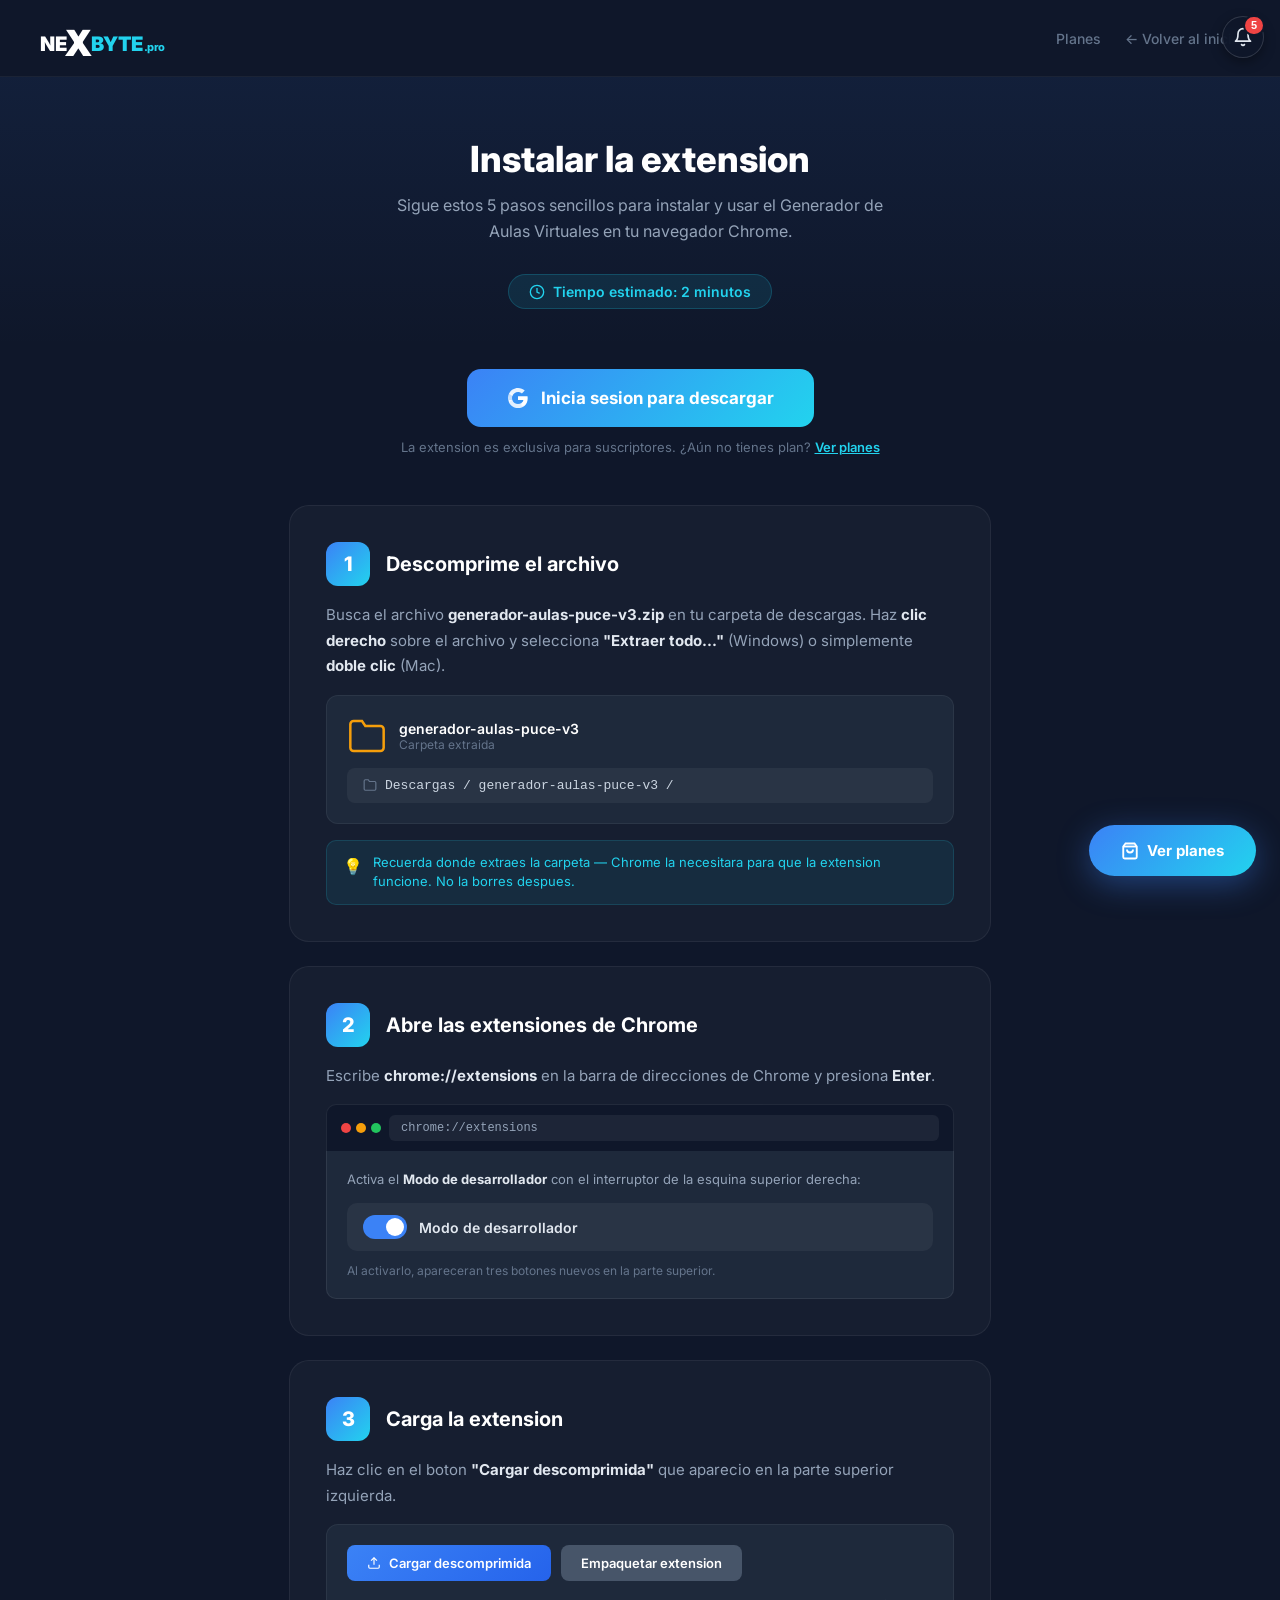
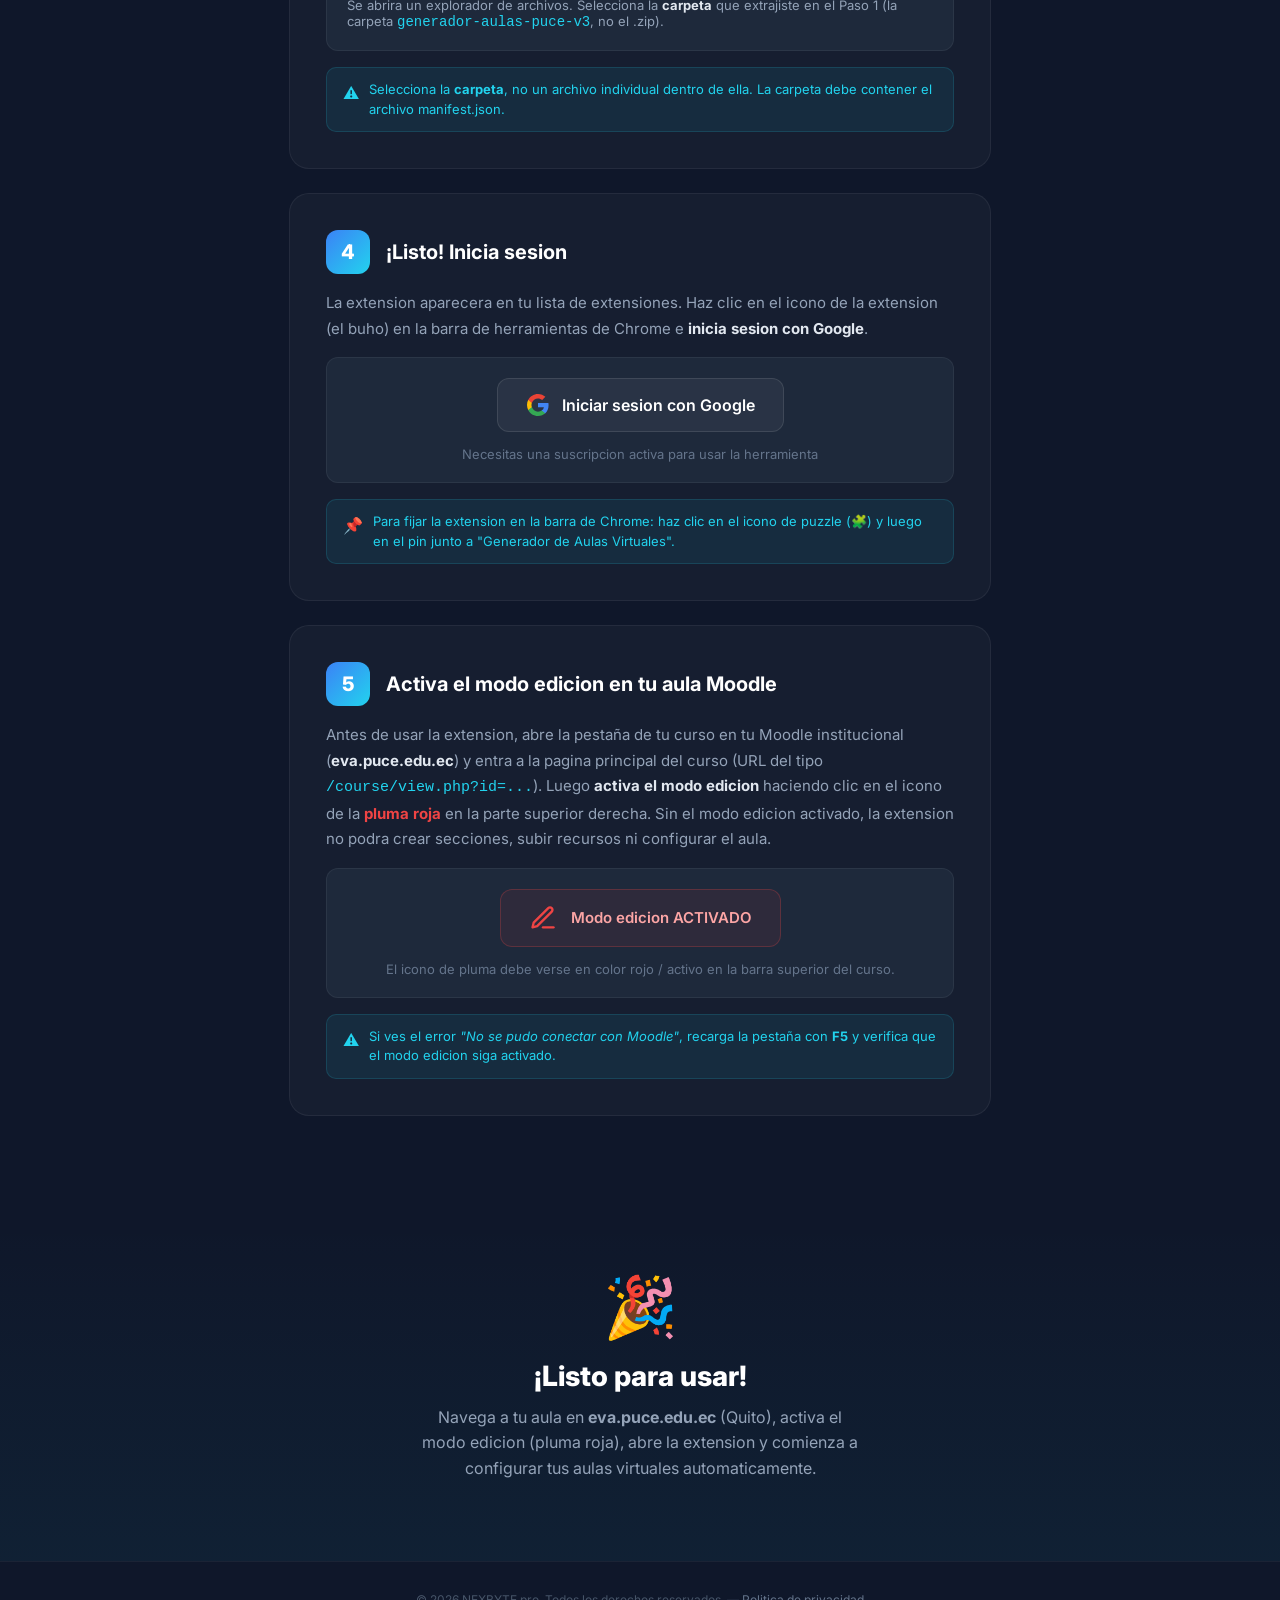
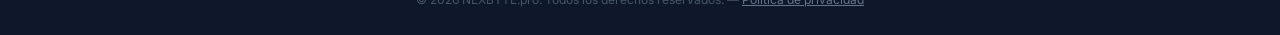
<file: instalar-puce/index.html>
<!DOCTYPE html>
<html lang="es">
<head>
<meta charset="UTF-8">
<meta name="viewport" content="width=device-width, initial-scale=1.0">
<link rel="icon" type="image/svg+xml" href="/favicon.svg">
<title>Instalar — Generador de Aulas PUCE Quito | NEXBYTE.pro</title>
<link href="https://fonts.googleapis.com/css2?family=Inter:wght@400;500;600;700;800&display=swap" rel="stylesheet">
<style>
  * { margin: 0; padding: 0; box-sizing: border-box; }
  body { font-family: 'Inter', sans-serif; background: #0F172A; color: #CBD5E1; }

  /* Nav */
  nav {
    padding: 20px 40px; display: flex; align-items: center; justify-content: space-between;
    border-bottom: 1px solid rgba(255,255,255,0.05);
  }
  .nav-logo { font-size: 20px; font-weight: 900; color: white; text-decoration: none; display: flex; align-items: center; gap: 10px; }
  .nav-logo span { color: #22D3EE; }
  .nav-back { color: #64748B; text-decoration: none; font-size: 14px; font-weight: 500; }
  .nav-back:hover { color: white; }

  /* Hero */
  .hero {
    text-align: center; padding: 60px 24px 40px;
    background: linear-gradient(180deg, rgba(59,130,246,0.08) 0%, transparent 100%);
  }
  .hero h1 { font-size: 36px; font-weight: 800; color: white; margin-bottom: 12px; }
  .hero p { font-size: 16px; color: #94A3B8; max-width: 500px; margin: 0 auto 30px; line-height: 1.6; }
  .hero-time { display: inline-flex; align-items: center; gap: 8px; background: rgba(34,211,238,0.1); border: 1px solid rgba(34,211,238,0.2); padding: 8px 20px; border-radius: 50px; font-size: 14px; color: #22D3EE; font-weight: 600; }

  /* Download button */
  .download-section { text-align: center; padding: 20px 24px 50px; }
  .btn-download {
    display: inline-flex; align-items: center; gap: 12px;
    background: linear-gradient(135deg, #3B82F6, #22D3EE); color: white;
    padding: 18px 40px; border-radius: 14px; text-decoration: none;
    font-size: 17px; font-weight: 700; transition: transform 0.3s, box-shadow 0.3s;
  }
  .btn-download:hover { transform: translateY(-3px); box-shadow: 0 12px 35px rgba(59,130,246,0.35); }
  .btn-download svg { width: 22px; height: 22px; }
  .download-note { font-size: 13px; color: #64748B; margin-top: 12px; }

  /* Steps */
  .steps { max-width: 750px; margin: 0 auto; padding: 0 24px 80px; }
  .step {
    background: rgba(255,255,255,0.03); border: 1px solid rgba(255,255,255,0.06);
    border-radius: 20px; padding: 36px; margin-bottom: 24px;
    position: relative; overflow: hidden; transition: all 0.3s;
  }
  .step:hover { background: rgba(255,255,255,0.05); border-color: rgba(59,130,246,0.2); }
  .step-header { display: flex; align-items: center; gap: 16px; margin-bottom: 16px; }
  .step-num {
    width: 44px; height: 44px; border-radius: 12px; flex-shrink: 0;
    background: linear-gradient(135deg, #3B82F6, #22D3EE);
    display: flex; align-items: center; justify-content: center;
    font-size: 20px; font-weight: 800; color: white;
  }
  .step-title { font-size: 20px; font-weight: 700; color: white; }
  .step-desc { font-size: 15px; color: #94A3B8; line-height: 1.7; margin-bottom: 16px; }
  .step-desc strong { color: #E2E8F0; }
  .step-visual {
    background: #1E293B; border-radius: 12px; padding: 20px;
    border: 1px solid rgba(255,255,255,0.06);
  }
  .step-visual code {
    font-family: 'SF Mono', 'Fira Code', monospace; font-size: 14px; color: #22D3EE;
  }
  .step-visual .path {
    display: flex; align-items: center; gap: 8px; padding: 10px 16px;
    background: rgba(255,255,255,0.05); border-radius: 8px; margin-top: 10px;
    font-size: 13px; color: #CBD5E1; font-family: monospace;
  }
  .step-tip {
    display: flex; align-items: flex-start; gap: 10px; margin-top: 16px;
    padding: 12px 16px; background: rgba(34,211,238,0.08);
    border: 1px solid rgba(34,211,238,0.15); border-radius: 10px;
    font-size: 13px; color: #22D3EE; line-height: 1.5;
  }
  .step-tip .tip-icon { font-size: 16px; flex-shrink: 0; margin-top: 1px; }

  /* Mockup browser bar */
  .browser-bar {
    display: flex; align-items: center; gap: 8px; padding: 10px 14px;
    background: #0F172A; border-radius: 10px 10px 0 0;
    border: 1px solid rgba(255,255,255,0.08); border-bottom: none;
  }
  .browser-dots { display: flex; gap: 5px; }
  .browser-dot { width: 10px; height: 10px; border-radius: 50%; }
  .browser-dot:nth-child(1) { background: #EF4444; }
  .browser-dot:nth-child(2) { background: #F59E0B; }
  .browser-dot:nth-child(3) { background: #22C55E; }
  .browser-url {
    flex: 1; background: rgba(255,255,255,0.06); border-radius: 6px;
    padding: 6px 12px; font-size: 12px; color: #94A3B8; font-family: monospace;
  }
  .browser-content {
    background: #1E293B; border-radius: 0 0 10px 10px; padding: 20px;
    border: 1px solid rgba(255,255,255,0.08); border-top: none;
  }

  /* Toggle visual */
  .toggle-visual {
    display: flex; align-items: center; gap: 12px; padding: 12px 16px;
    background: rgba(255,255,255,0.05); border-radius: 10px; margin-bottom: 12px;
  }
  .toggle {
    width: 44px; height: 24px; background: #3B82F6; border-radius: 12px;
    position: relative;
  }
  .toggle::after {
    content: ''; position: absolute; right: 3px; top: 3px;
    width: 18px; height: 18px; background: white; border-radius: 50%;
  }
  .toggle-label { font-size: 14px; color: #E2E8F0; font-weight: 600; }

  /* Button visual */
  .btn-visual {
    display: inline-flex; align-items: center; gap: 8px;
    background: linear-gradient(135deg, #3B82F6, #2563EB); color: white;
    padding: 10px 20px; border-radius: 8px; font-size: 13px; font-weight: 600;
    border: none; cursor: default;
  }

  /* Success */
  .success {
    text-align: center; padding: 50px 24px 80px;
    background: linear-gradient(180deg, transparent 0%, rgba(34,211,238,0.05) 100%);
  }
  .success-icon { font-size: 60px; margin-bottom: 16px; }
  .success h2 { font-size: 28px; font-weight: 800; color: white; margin-bottom: 12px; }
  .success p { font-size: 16px; color: #94A3B8; max-width: 450px; margin: 0 auto; line-height: 1.6; }

  /* Floating CTA */
  .floating-cta {
    position: fixed; bottom: 24px; right: 24px; z-index: 200;
    background: linear-gradient(135deg, #3B82F6, #22D3EE);
    color: white; font-size: 15px; font-weight: 700;
    padding: 16px 32px; border-radius: 50px; border: none;
    cursor: pointer; text-decoration: none;
    box-shadow: 0 8px 32px rgba(59,130,246,0.4);
    display: flex; align-items: center; gap: 8px;
    transition: transform 0.2s, box-shadow 0.2s;
  }
  .floating-cta:hover { transform: translateY(-2px); box-shadow: 0 12px 40px rgba(59,130,246,0.5); }
  .floating-cta svg { flex-shrink: 0; }

  /* Footer */
  footer { padding: 30px; border-top: 1px solid rgba(255,255,255,0.05); text-align: center; font-size: 12px; color: #475569; }

  /* Responsive */
  @media (max-width: 640px) {
    .hero h1 { font-size: 26px; }
    .hero { padding: 50px 20px 30px; }
    .hero p { font-size: 14px; }
    .step { padding: 24px; }
    .step-title { font-size: 17px; }
    nav { padding: 16px 20px; }
    .btn-download { width: 100%; justify-content: center; font-size: 15px; padding: 16px 24px; }
    .download-section { padding: 16px 20px 40px; }
    .steps { padding: 0 20px 60px; }
    .success { padding: 40px 20px 60px; }
    .success h2 { font-size: 24px; }
  }
  @media (max-width: 480px) {
    nav { padding: 12px 16px; }
    .nav-logo { font-size: 17px; }
    .hero { padding: 40px 16px 24px; }
    .hero h1 { font-size: 22px; }
    .hero p { font-size: 13px; }
    .hero-time { font-size: 12px; padding: 6px 14px; }
    .download-section { padding: 12px 16px 32px; }
    .btn-download { font-size: 14px; padding: 14px 20px; }
    .download-note { font-size: 12px; }
    .steps { padding: 0 16px 50px; }
    .step { padding: 18px; margin-bottom: 16px; }
    .step-header { gap: 12px; margin-bottom: 12px; }
    .step-num { width: 36px; height: 36px; font-size: 16px; border-radius: 10px; }
    .step-title { font-size: 16px; }
    .step-desc { font-size: 13px; }
    .step-visual { padding: 14px; }
    .step-visual code { font-size: 12px; }
    .step-visual .path { font-size: 11px; padding: 8px 12px; }
    .step-tip { font-size: 12px; padding: 10px 12px; }
    .browser-content { padding: 14px; }
    .browser-url { font-size: 11px; }
    .toggle-visual { padding: 10px 12px; gap: 10px; }
    .toggle-label { font-size: 13px; }
    .btn-visual { font-size: 12px; padding: 8px 16px; }
    .success { padding: 32px 16px 50px; }
    .success-icon { font-size: 48px; }
    .success h2 { font-size: 20px; }
    .success p { font-size: 13px; }
    .floating-cta { bottom: 16px; right: 16px; padding: 12px 20px; font-size: 13px; }
    footer { padding: 20px 16px; font-size: 11px; }
  }

  /* ===== Logo v4 NEXBYTE.pro — X palpitante ===== */
  @keyframes nbPearlHtml { 0%,100% {color:#FFFFFF;} 20% {color:#E0F7FA;} 40% {color:#FFFFFF;} 60% {color:#F3E8FF;} 80% {color:#FFF5E1;} }
  @keyframes nbGlowHtml  { 0%,100% {text-shadow:0 0 2px rgba(255,255,255,0.3);} 50% {text-shadow:0 0 10px rgba(255,255,255,0.7),0 0 20px rgba(224,247,250,0.35);} } 20% {fill:#E0F7FA;} 40% {fill:#FFFFFF;} 60% {fill:#F3E8FF;} 80% {fill:#FFF5E1;} } 50% {filter:drop-shadow(0 0 4px rgba(255,255,255,0.8)) drop-shadow(0 0 8px rgba(224,247,250,0.4));} }
  .nx-brand { display: inline-block; line-height: 1; letter-spacing: -0.5px; }
  .nx-brand .nx-x    { color: #FFFFFF; font-size: 1.8em; line-height: 1; margin: 0 -1px; display: inline-block; transform: translateY(0.15em); animation: nbPearlHtml 4s ease-in-out infinite, nbGlowHtml 4s ease-in-out infinite; }
  .nx-brand .nx-byte { color: #22D3EE; }
  .nx-brand .nx-pro  { color: #22D3EE; font-size: 0.55em; font-weight: 800; margin-left: 1px; }</style>
  <link rel="stylesheet" href="/nx-logo.css">
</head>
<body>

<nav>
  <a href="/" class="nav-logo nx-brand"> NE<span class="nx-x">X</span><span class="nx-byte">BYTE</span><span class="nx-pro">.pro</span>
  </a>
  <div style="display:flex;align-items:center;gap:24px;">
    <a href="/planes-puce/" class="nav-back">Planes</a>
    <a href="/" class="nav-back">← Volver al inicio</a>
  </div>
</nav>

<!-- Hero -->
<section class="hero">
  <h1>Instalar la extension</h1>
  <p>Sigue estos 5 pasos sencillos para instalar y usar el Generador de Aulas Virtuales en tu navegador Chrome.</p>
  <div class="hero-time">
    <svg width="16" height="16" viewBox="0 0 24 24" fill="none" stroke="currentColor" stroke-width="2"><circle cx="12" cy="12" r="10"/><polyline points="12 6 12 12 16 14"/></svg>
    Tiempo estimado: 2 minutos
  </div>
</section>

<!-- Download (gateado: solo suscriptores de pago) -->
<section class="download-section" id="dlSection">
  <!-- No autenticado -->
  <div id="dlSignedOut">
    <a href="#" id="dlLoginBtn" class="btn-download">
      <svg viewBox="0 0 24 24" width="22" height="22"><path d="M22.56 12.25c0-.78-.07-1.53-.2-2.25H12v4.26h5.92a5.06 5.06 0 0 1-2.2 3.32v2.77h3.57c2.08-1.92 3.28-4.74 3.28-8.1z" fill="#fff"/><path d="M12 23c2.97 0 5.46-.98 7.28-2.66l-3.57-2.77c-.98.66-2.23 1.06-3.71 1.06-2.86 0-5.29-1.93-6.16-4.53H2.18v2.84C3.99 20.53 7.7 23 12 23z" fill="#fff" opacity=".85"/><path d="M5.84 14.09c-.22-.66-.35-1.36-.35-2.09s.13-1.43.35-2.09V7.07H2.18C1.43 8.55 1 10.22 1 12s.43 3.45 1.18 4.93l2.85-2.22.81-.62z" fill="#fff" opacity=".7"/><path d="M12 5.38c1.62 0 3.06.56 4.21 1.64l3.15-3.15C17.45 2.09 14.97 1 12 1 7.7 1 3.99 3.47 2.18 7.07l3.66 2.84c.87-2.6 3.3-4.53 6.16-4.53z" fill="#fff" opacity=".9"/></svg>
      Inicia sesion para descargar
    </a>
    <p class="download-note">La extension es exclusiva para suscriptores. &iquest;A&uacute;n no tienes plan? <a href="/planes-puce/" style="color:#22D3EE;font-weight:600;">Ver planes</a></p>
  </div>
  <!-- Autenticado -->
  <div id="dlSignedIn" style="display:none">
    <button id="dlDownloadBtn" class="btn-download" style="border:none;cursor:pointer;font-family:inherit">
      <svg viewBox="0 0 24 24" width="22" height="22" fill="none" stroke="currentColor" stroke-width="2" stroke-linecap="round" stroke-linejoin="round"><path d="M21 15v4a2 2 0 0 1-2 2H5a2 2 0 0 1-2-2v-4"/><polyline points="7 10 12 15 17 10"/><line x1="12" y1="15" x2="12" y2="3"/></svg>
      Descargar la extension (.zip)
    </button>
    <p class="download-note" id="dlUserNote"></p>
  </div>
  <p class="download-note" id="dlMsg" style="display:none;margin-top:10px;"></p>
</section>

<!-- Steps -->
<section class="steps">

  <!-- Step 1 -->
  <div class="step">
    <div class="step-header">
      <div class="step-num">1</div>
      <div class="step-title">Descomprime el archivo</div>
    </div>
    <p class="step-desc">
      Busca el archivo <strong>generador-aulas-puce-v3.zip</strong> en tu carpeta de descargas.
      Haz <strong>clic derecho</strong> sobre el archivo y selecciona <strong>"Extraer todo..."</strong> (Windows)
      o simplemente <strong>doble clic</strong> (Mac).
    </p>
    <div class="step-visual">
      <div style="display:flex;align-items:center;gap:12px;margin-bottom:12px;">
        <svg width="40" height="40" viewBox="0 0 24 24" fill="none" stroke="#F59E0B" stroke-width="1.5"><path d="M22 19a2 2 0 0 1-2 2H4a2 2 0 0 1-2-2V5a2 2 0 0 1 2-2h5l2 3h9a2 2 0 0 1 2 2z"/></svg>
        <div>
          <div style="font-size:14px;color:white;font-weight:600;">generador-aulas-puce-v3</div>
          <div style="font-size:12px;color:#64748B;">Carpeta extraida</div>
        </div>
      </div>
      <div class="path">
        <svg width="14" height="14" viewBox="0 0 24 24" fill="none" stroke="#64748B" stroke-width="2"><path d="M22 19a2 2 0 0 1-2 2H4a2 2 0 0 1-2-2V5a2 2 0 0 1 2-2h5l2 3h9a2 2 0 0 1 2 2z"/></svg>
        Descargas / generador-aulas-puce-v3 /
      </div>
    </div>
    <div class="step-tip">
      <span class="tip-icon">💡</span>
      <span>Recuerda donde extraes la carpeta — Chrome la necesitara para que la extension funcione. No la borres despues.</span>
    </div>
  </div>

  <!-- Step 2 -->
  <div class="step">
    <div class="step-header">
      <div class="step-num">2</div>
      <div class="step-title">Abre las extensiones de Chrome</div>
    </div>
    <p class="step-desc">
      Escribe <strong>chrome://extensions</strong> en la barra de direcciones de Chrome y presiona <strong>Enter</strong>.
    </p>
    <div class="browser-bar">
      <div class="browser-dots">
        <div class="browser-dot"></div>
        <div class="browser-dot"></div>
        <div class="browser-dot"></div>
      </div>
      <div class="browser-url">chrome://extensions</div>
    </div>
    <div class="browser-content">
      <p style="font-size:13px;color:#94A3B8;margin-bottom:16px;">Activa el <strong style="color:#E2E8F0;">Modo de desarrollador</strong> con el interruptor de la esquina superior derecha:</p>
      <div class="toggle-visual">
        <div class="toggle"></div>
        <span class="toggle-label">Modo de desarrollador</span>
      </div>
      <p style="font-size:12px;color:#64748B;">Al activarlo, apareceran tres botones nuevos en la parte superior.</p>
    </div>
  </div>

  <!-- Step 3 -->
  <div class="step">
    <div class="step-header">
      <div class="step-num">3</div>
      <div class="step-title">Carga la extension</div>
    </div>
    <p class="step-desc">
      Haz clic en el boton <strong>"Cargar descomprimida"</strong> que aparecio en la parte superior izquierda.
    </p>
    <div class="step-visual">
      <div style="display:flex;gap:10px;margin-bottom:16px;">
        <div class="btn-visual" style="background:linear-gradient(135deg,#3B82F6,#2563EB);">
          <svg width="14" height="14" viewBox="0 0 24 24" fill="none" stroke="currentColor" stroke-width="2"><path d="M21 15v4a2 2 0 0 1-2 2H5a2 2 0 0 1-2-2v-4"/><polyline points="17 8 12 3 7 8"/><line x1="12" y1="3" x2="12" y2="15"/></svg>
          Cargar descomprimida
        </div>
        <div class="btn-visual" style="background:#475569;">Empaquetar extension</div>
      </div>
      <p style="font-size:13px;color:#94A3B8;">
        Se abrira un explorador de archivos. Selecciona la <strong style="color:#E2E8F0;">carpeta</strong> que extrajiste en el Paso 1
        (la carpeta <code style="color:#22D3EE;">generador-aulas-puce-v3</code>, no el .zip).
      </p>
    </div>
    <div class="step-tip">
      <span class="tip-icon">⚠️</span>
      <span>Selecciona la <strong>carpeta</strong>, no un archivo individual dentro de ella. La carpeta debe contener el archivo manifest.json.</span>
    </div>
  </div>

  <!-- Step 4 -->
  <div class="step">
    <div class="step-header">
      <div class="step-num">4</div>
      <div class="step-title">¡Listo! Inicia sesion</div>
    </div>
    <p class="step-desc">
      La extension aparecera en tu lista de extensiones. Haz clic en el icono de la extension
      (el buho) en la barra de herramientas de Chrome e <strong>inicia sesion con Google</strong>.
    </p>
    <div class="step-visual" style="text-align:center;">
      <div style="display:inline-flex;align-items:center;gap:12px;padding:14px 28px;background:rgba(255,255,255,0.05);border-radius:12px;border:1px solid rgba(255,255,255,0.1);">
        <svg width="24" height="24" viewBox="0 0 24 24"><path d="M22.56 12.25c0-.78-.07-1.53-.2-2.25H12v4.26h5.92a5.06 5.06 0 0 1-2.2 3.32v2.77h3.57c2.08-1.92 3.28-4.74 3.28-8.1z" fill="#4285F4"/><path d="M12 23c2.97 0 5.46-.98 7.28-2.66l-3.57-2.77c-.98.66-2.23 1.06-3.71 1.06-2.86 0-5.29-1.93-6.16-4.53H2.18v2.84C3.99 20.53 7.7 23 12 23z" fill="#34A853"/><path d="M5.84 14.09c-.22-.66-.35-1.36-.35-2.09s.13-1.43.35-2.09V7.07H2.18C1.43 8.55 1 10.22 1 12s.43 3.45 1.18 4.93l2.85-2.22.81-.62z" fill="#FBBC05"/><path d="M12 5.38c1.62 0 3.06.56 4.21 1.64l3.15-3.15C17.45 2.09 14.97 1 12 1 7.7 1 3.99 3.47 2.18 7.07l3.66 2.84c.87-2.6 3.3-4.53 6.16-4.53z" fill="#EA4335"/></svg>
        <span style="font-size:16px;color:white;font-weight:600;">Iniciar sesion con Google</span>
      </div>
      <p style="font-size:13px;color:#64748B;margin-top:14px;">Necesitas una suscripcion activa para usar la herramienta</p>
    </div>
    <div class="step-tip">
      <span class="tip-icon">📌</span>
      <span>Para fijar la extension en la barra de Chrome: haz clic en el icono de puzzle (🧩) y luego en el pin junto a "Generador de Aulas Virtuales".</span>
    </div>
  </div>

  <!-- Step 5 -->
  <div class="step">
    <div class="step-header">
      <div class="step-num">5</div>
      <div class="step-title">Activa el modo edicion en tu aula Moodle</div>
    </div>
    <p class="step-desc">
      Antes de usar la extension, abre la pestaña de tu curso en tu Moodle institucional
      (<strong>eva.puce.edu.ec</strong>)
      y entra a la pagina principal del curso (URL del tipo <code style="color:#22D3EE;">/course/view.php?id=...</code>).
      Luego <strong>activa el modo edicion</strong> haciendo clic en el icono de la
      <strong style="color:#EF4444;">pluma roja</strong> en la parte superior derecha.
      Sin el modo edicion activado, la extension no podra crear secciones, subir recursos ni configurar el aula.
    </p>
    <div class="step-visual" style="text-align:center;">
      <div style="display:inline-flex;align-items:center;gap:14px;padding:14px 28px;background:rgba(239,68,68,0.08);border-radius:12px;border:1px solid rgba(239,68,68,0.25);">
        <svg width="28" height="28" viewBox="0 0 24 24" fill="none" stroke="#EF4444" stroke-width="2" stroke-linecap="round" stroke-linejoin="round">
          <path d="M12 20h9"/>
          <path d="M16.5 3.5a2.121 2.121 0 1 1 3 3L7 19l-4 1 1-4L16.5 3.5z"/>
        </svg>
        <span style="font-size:15px;color:#FCA5A5;font-weight:600;">Modo edicion ACTIVADO</span>
      </div>
      <p style="font-size:13px;color:#64748B;margin-top:14px;">El icono de pluma debe verse en color rojo / activo en la barra superior del curso.</p>
    </div>
    <div class="step-tip">
      <span class="tip-icon">⚠️</span>
      <span>Si ves el error <em>"No se pudo conectar con Moodle"</em>, recarga la pestaña con <strong>F5</strong> y verifica que el modo edicion siga activado.</span>
    </div>
  </div>

</section>

<!-- Success -->
<section class="success">
  <div class="success-icon">🎉</div>
  <h2>¡Listo para usar!</h2>
  <p>Navega a tu aula en <strong>eva.puce.edu.ec</strong> (Quito), activa el modo edicion (pluma roja), abre la extension y comienza a configurar tus aulas virtuales automaticamente.</p>
</section>

<!-- FLOATING CTA -->
<a href="/planes-puce/" class="floating-cta">
  <svg width="18" height="18" viewBox="0 0 24 24" fill="none" stroke="currentColor" stroke-width="2.5"><path d="M6 2L3 6v14a2 2 0 0 0 2 2h14a2 2 0 0 0 2-2V6l-3-4z"/><line x1="3" y1="6" x2="21" y2="6"/><path d="M16 10a4 4 0 0 1-8 0"/></svg>
  Ver planes
</a>

<footer>
  <p>&copy; 2026 NEXBYTE.pro. Todos los derechos reservados. — <a href="/privacidad-puce/" style="color:#64748B;">Politica de privacidad</a></p>
</footer>

<script defer src="/notifications.js"></script>
<script type="module">
  import { createClient } from 'https://esm.sh/@supabase/supabase-js@2';
  const SUPABASE_URL = 'https://hyumnmxsbyrpeopaamud.supabase.co';
  const SUPABASE_ANON = 'sb_publishable_2fTi3G387LlRe-ve5VkUGw_OeQzyeLO';
  const FN_URL = SUPABASE_URL + '/functions/v1/download-extension';
  const sb = createClient(SUPABASE_URL, SUPABASE_ANON);
  const $ = (id) => document.getElementById(id);
  const showMsg = (html, color) => { const m=$('dlMsg'); if(!m) return; m.style.display='block'; m.innerHTML=html; m.style.color=color||'#94A3B8'; };

  async function refreshUI() {
    const { data: { session } } = await sb.auth.getSession();
    const so=$('dlSignedOut'), si=$('dlSignedIn');
    if (!so||!si) return;
    if (session) {
      so.style.display='none'; si.style.display='block';
      const note=$('dlUserNote'); if(note) note.innerHTML = (session.user.email||'') + ' &middot; <a href="#" id="dlLogout" style="color:#64748B;">cerrar sesion</a>';
      const lo=$('dlLogout'); if(lo) lo.addEventListener('click', async (e)=>{ e.preventDefault(); await sb.auth.signOut(); refreshUI(); });
    } else { so.style.display='block'; si.style.display='none'; }
  }

  document.addEventListener('click', async (e) => {
    if (e.target.closest && e.target.closest('#dlLoginBtn')) {
      e.preventDefault();
      await sb.auth.signInWithOAuth({ provider:'google', options:{ redirectTo: window.location.origin + window.location.pathname } });
    }
  });

  document.addEventListener('click', async (e) => {
    if (!(e.target.closest && e.target.closest('#dlDownloadBtn'))) return;
    const btn=$('dlDownloadBtn'); btn.disabled=true;
    showMsg('Verificando suscripcion...', '#22D3EE');
    try {
      const { data: { session } } = await sb.auth.getSession();
      if (!session) { showMsg('Inicia sesion primero.', '#F59E0B'); btn.disabled=false; return; }
      const resp = await fetch(FN_URL, { headers: { Authorization: 'Bearer '+session.access_token, apikey: SUPABASE_ANON } });
      if (resp.status === 403) { showMsg('Tu cuenta no tiene una suscripcion de pago activa. <a href="/planes-puce/" style="color:#22D3EE;font-weight:600;">Ver planes</a>', '#F59E0B'); btn.disabled=false; return; }
      if (!resp.ok) { const er=await resp.json().catch(()=>({})); showMsg('Error: '+(er.error||resp.status), '#EF4444'); btn.disabled=false; return; }
      const blob = await resp.blob();
      const url = URL.createObjectURL(blob);
      const a = document.createElement('a'); a.href=url; a.download='generador-aulas-puce-v3.zip'; document.body.appendChild(a); a.click(); a.remove();
      URL.revokeObjectURL(url);
      showMsg('Descarga iniciada. Sigue los pasos de abajo para instalar.', '#22C55E');
      btn.disabled=false;
    } catch (err) { showMsg('Error: '+err.message, '#EF4444'); btn.disabled=false; }
  });

  sb.auth.onAuthStateChange(() => refreshUI());
  refreshUI();
</script>
</body>
</html>
</file>
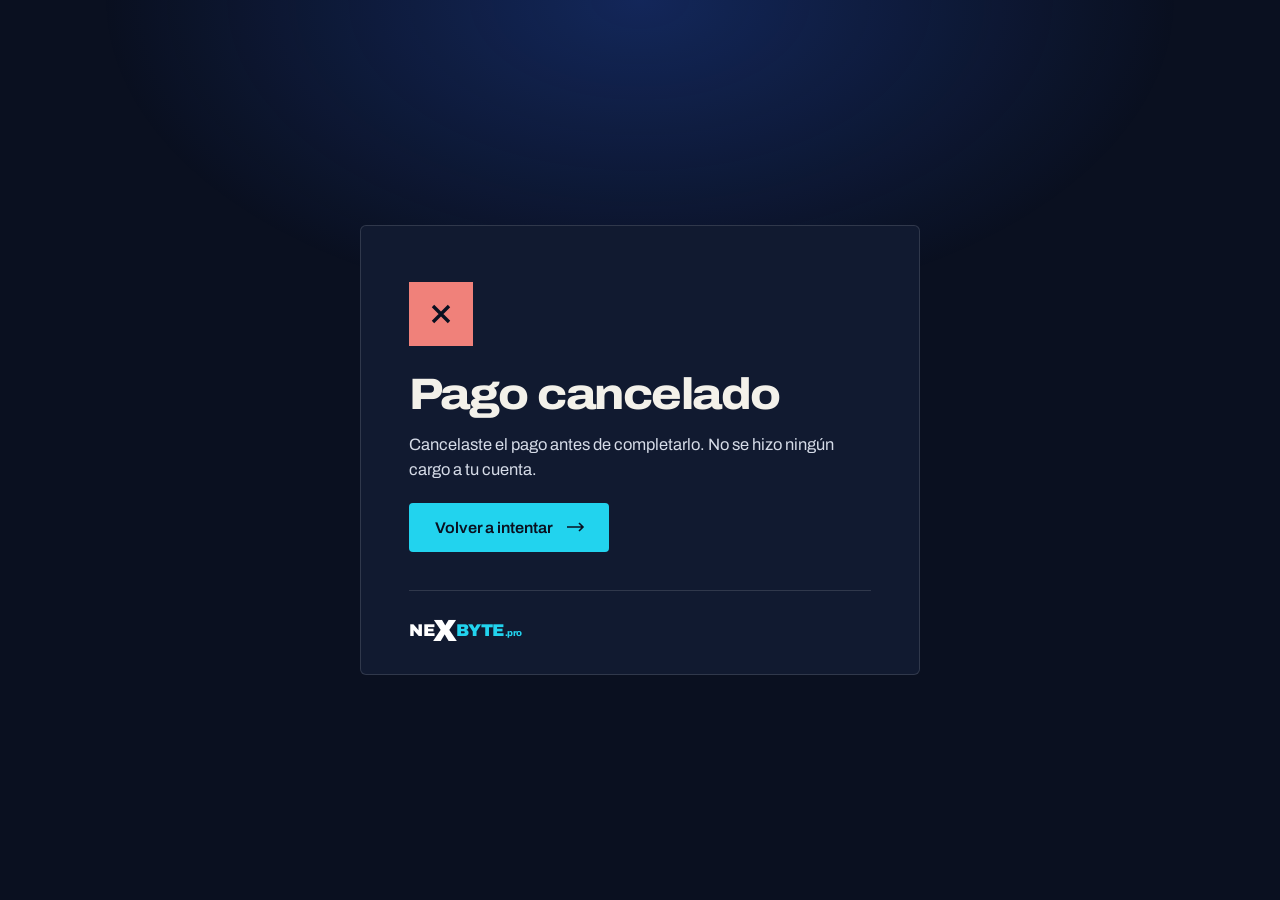
<file: pago-resultado/index.html>
<!DOCTYPE html>
<html lang="es">
<head>
<meta charset="UTF-8">
<meta name="viewport" content="width=device-width, initial-scale=1.0">
<link rel="icon" type="image/svg+xml" href="/favicon.svg">
<title>Resultado de pago — NEXBYTE.pro</title>
  <meta name="robots" content="noindex,nofollow">
<meta name="theme-color" content="#0a1020">
<link rel="preconnect" href="https://fonts.googleapis.com">
<link rel="preconnect" href="https://fonts.gstatic.com" crossorigin>
<link href="https://fonts.googleapis.com/css2?family=Archivo:ital,wdth,wght@0,62..125,300..900;1,62..125,300..900&family=IBM+Plex+Mono:wght@400;500&display=swap" rel="stylesheet">
<link rel="stylesheet" href="/nx-logo.css">
<link rel="stylesheet" href="/nx/sitio.css">
<script>document.documentElement.classList.add('js')</script>
</head>
<body class="oscuro cuerpo-resultado">

<div class="resultado">
  <div id="state-loading">
    <div class="icon loading"><div class="spinner"><i style="--k:0"></i><i style="--k:1"></i><i style="--k:2"></i><i style="--k:3"></i></div></div>
    <h1>Verificando pago...</h1>
    <p class="small">Estamos confirmando tu transacci&oacute;n con PayPhone. Esto toma unos segundos.</p>
  </div>

  <div id="state-success" class="hidden">
    <div class="icon success"><svg viewBox="0 0 30 30" fill="none" stroke="currentColor" stroke-width="3.4" aria-hidden="true"><path d="M5 16l7 7L25 7"/></svg></div>
    <h1>&iexcl;Listo! Tu plan est&aacute; activo</h1>
    <p>Inst&aacute;lalo en tu navegador con un solo clic:</p>
    <a href="https://chromewebstore.google.com/detail/generador-de-aulas-virtua/hailcbdhfnaipkjfblbkkehjnapfokah" target="_blank" rel="noopener" class="boton">
      <svg viewBox="0 0 24 24" width="18" height="18" fill="none" stroke="currentColor" stroke-width="2.2" aria-hidden="true"><path d="M12 4v11m0 0 4-4m-4 4-4-4"/><path d="M5 20h14"/></svg>
      Instalar la extensi&oacute;n
    </a>
    <p class="small" style="margin-top:18px">&Aacute;brela e inicia sesi&oacute;n con <strong id="success-email"></strong> &mdash; el mismo correo con el que pagaste, para vincular tu acceso autom&aacute;ticamente.</p>
  </div>

  <div id="state-cancelled" class="hidden">
    <div class="icon fail"><svg viewBox="0 0 30 30" fill="none" stroke="currentColor" stroke-width="3.4" aria-hidden="true"><path d="M7 7l16 16M23 7L7 23"/></svg></div>
    <h1>Pago cancelado</h1>
    <p>Cancelaste el pago antes de completarlo. No se hizo ning&uacute;n cargo a tu cuenta.</p>
    <a href="/planes/" class="boton">Volver a intentar <svg class="fl" viewBox="0 0 18 10" fill="none" stroke="currentColor" stroke-width="1.6" aria-hidden="true"><path d="M0 5h16M12 1l4 4-4 4"/></svg></a>
  </div>

  <div id="state-error" class="hidden">
    <div class="icon fail"><svg viewBox="0 0 30 30" fill="none" stroke="currentColor" stroke-width="3.4" aria-hidden="true"><path d="M7 7l16 16M23 7L7 23"/></svg></div>
    <h1>Pago no aprobado</h1>
    <p id="error-message">No pudimos confirmar tu pago. Si fue un error y se hizo el cargo, escr&iacute;benos.</p>
    <p class="small">Si el dinero sali&oacute; de tu cuenta y no aparece confirmaci&oacute;n, contacta a <a href="mailto:soporte@nexbyte.pro">soporte@nexbyte.pro</a> con el ID de transacci&oacute;n: <code id="error-intent-id">&mdash;</code></p>
    <a href="/planes/" class="boton linea">Volver a planes</a>
  </div>

  <div class="marca-pie"><a href="/" class="nx-brand">NE<span class="nx-x">X</span><span class="nx-byte">BYTE</span><span class="nx-pro">.pro</span></a></div>
</div>

<script>
  var PAYPHONE_API_URL = "https://adminpuce.nexbyte.pro/api/payphone";

  function show(id) {
    ["state-loading","state-success","state-cancelled","state-error"].forEach(function(s){ document.getElementById(s).classList.add("hidden"); });
    document.getElementById(id).classList.remove("hidden");
  }
  function getQuery(name) { return new URLSearchParams(window.location.search).get(name); }

  (async function() {
    var id = getQuery("id");
    var clientTransactionId = getQuery("clientTransactionId");
    var intentId = getQuery("intent") || (function(){ try { return localStorage.getItem("nexbyte_payment_intent"); } catch(_){ return null; }})();

    // Sin id ni clientTransactionId = cancelado por el usuario en PayPhone (cancellationUrl)
    if (!id || !clientTransactionId) {
      show("state-cancelled");
      return;
    }

    try {
      var resp = await fetch(PAYPHONE_API_URL + "/confirm", {
        method: "POST",
        headers: { "Content-Type": "application/json" },
        body: JSON.stringify({ id: id, clientTransactionId: clientTransactionId, intentId: intentId })
      });
      var data = await resp.json();
      if (data.status === "confirmed" || data.status === "linked" || data.alreadyProcessed) {
        document.getElementById("success-email").textContent = data.email || "tu correo";
        show("state-success");
        try { localStorage.removeItem("nexbyte_payment_intent"); } catch(_){}
        return;
      }
      document.getElementById("error-message").textContent = data.message || data.error || "No pudimos confirmar tu pago.";
      document.getElementById("error-intent-id").textContent = intentId || data.intentId || "—";
      show("state-error");
    } catch (err) {
      console.error(err);
      document.getElementById("error-message").textContent = "Error de red al confirmar el pago. Si el cargo salió, escríbenos.";
      document.getElementById("error-intent-id").textContent = intentId || "—";
      show("state-error");
    }
  })();
</script>

<script defer src="/nx/sitio.js"></script>
</body>
</html>
</file>
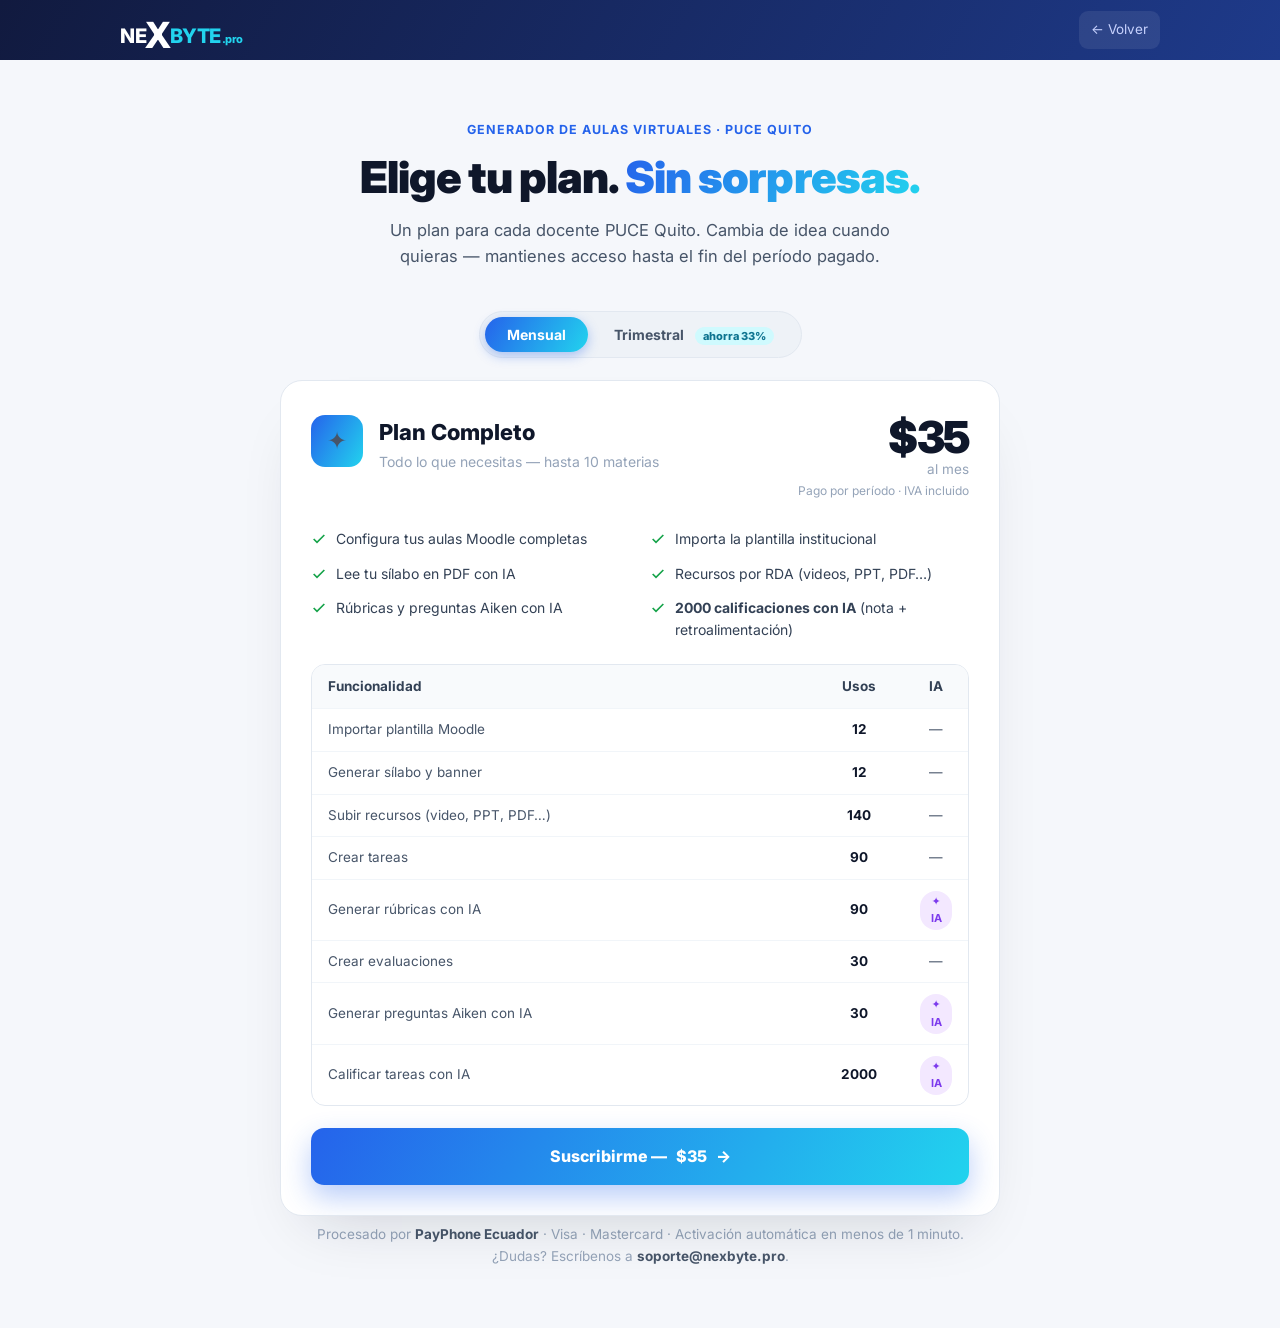
<file: planes-puce/index.html>
<!DOCTYPE html>
<html lang="es">
<head>
<meta charset="UTF-8">
<meta name="viewport" content="width=device-width, initial-scale=1.0">
<link rel="icon" type="image/svg+xml" href="/favicon.svg">
<title>Planes y precios — PUCE Quito | NEXBYTE.pro</title>
<meta name="description" content="Plan Completo del Generador de Aulas Virtuales para docentes de PUCE Quito. $35 al mes o $65 trimestral, hasta 10 aulas. Cancela cuando quieras.">
<link rel="preconnect" href="https://fonts.googleapis.com">
<link href="https://fonts.googleapis.com/css2?family=Inter:wght@400;500;600;700;800;900&display=swap" rel="stylesheet">
<link rel="stylesheet" href="/nx-logo.css">
<style>
  :root{ --ink:#0F172A; --ink-2:#475569; --ink-3:#94A3B8; --line:#E2E8F0; --bg:#F5F7FB;
    --brand:#1E3A8A; --brand-2:#2563EB; --accent:#22D3EE; --grad:linear-gradient(120deg,#2563EB,#22D3EE); --radius:18px; }
  *{margin:0;padding:0;box-sizing:border-box}
  html{scroll-behavior:smooth}
  body{font-family:'Inter',system-ui,sans-serif;color:var(--ink-2);background:var(--bg);line-height:1.6;-webkit-font-smoothing:antialiased}
  a{text-decoration:none;color:inherit}
  h1,h2,h3{color:var(--ink);letter-spacing:-.02em;line-height:1.15}
  .wrap{max-width:920px;margin:0 auto;padding:0 20px;width:100%}

  /* Top bar */
  .topbar{background:linear-gradient(120deg,#111a3f,#1e3a8a);color:#fff}
  .topbar-in{display:flex;align-items:center;justify-content:space-between;height:60px;max-width:1080px;margin:0 auto;padding:0 20px}
  .topbar .brand{font-size:20px;font-weight:800;color:#fff}
  .topbar .back{display:inline-flex;align-items:center;gap:8px;font-size:13.5px;color:#c7d2fe;padding:8px 12px;border-radius:9px;background:rgba(255,255,255,.08)}
  .topbar .back:hover{background:rgba(255,255,255,.16)}

  /* Hero */
  .phead{text-align:center;padding:56px 0 8px}
  .phead .eyebrow{display:inline-block;font-size:12.5px;font-weight:700;letter-spacing:.08em;text-transform:uppercase;color:var(--brand-2);margin-bottom:12px}
  .phead h1{font-size:clamp(30px,4.4vw,44px);font-weight:900;color:var(--ink)}
  .phead h1 .grad{background:var(--grad);-webkit-background-clip:text;background-clip:text;-webkit-text-fill-color:transparent}
  .phead p{font-size:16.5px;color:var(--ink-2);max-width:520px;margin:14px auto 0}

  /* Toggles */
  .toggles{display:flex;flex-direction:column;align-items:center;gap:14px;margin:34px 0 8px}
  .seg{display:inline-flex;background:#EEF2F7;border:1px solid var(--line);border-radius:999px;padding:5px;gap:4px}
  .seg button{border:0;background:transparent;font-family:inherit;font-size:14px;font-weight:700;color:var(--ink-2);
    padding:9px 22px;border-radius:999px;cursor:pointer;transition:all .18s;position:relative}
  .seg button.on{background:#fff;color:var(--brand);box-shadow:0 2px 8px rgba(15,23,42,.1)}
  .seg.dur button.on{background:var(--grad);color:#fff;box-shadow:0 4px 12px rgba(37,99,235,.35)}
  .save-badge{font-size:11px;font-weight:800;color:#0e7490;background:#cffafe;border-radius:999px;padding:2px 8px;margin-left:8px}

  /* Card */
  .card{max-width:720px;margin:22px auto 0;background:#fff;border:1px solid var(--line);border-radius:22px;
    box-shadow:0 30px 60px -30px rgba(15,23,42,.18);overflow:hidden;position:relative}
  .card.reco{border:2px solid var(--brand-2);box-shadow:0 30px 70px -28px rgba(37,99,235,.45)}
  .reco-tag{position:absolute;top:0;left:50%;transform:translateX(-50%);background:var(--brand);color:#fff;
    font-size:11.5px;font-weight:800;letter-spacing:.04em;padding:5px 16px;border-radius:0 0 12px 12px}
  .card-top{display:flex;align-items:flex-start;justify-content:space-between;gap:18px;padding:34px 30px 22px;flex-wrap:wrap}
  .card-top .ic{width:52px;height:52px;border-radius:14px;background:var(--grad);display:grid;place-items:center;font-size:24px;flex-shrink:0}
  .card-top .pn{font-size:22px;font-weight:800;color:var(--ink)}
  .card-top .pd{font-size:14px;color:var(--ink-3)}
  .card-top .price{margin-left:auto;text-align:right}
  .card-top .amt{font-size:44px;font-weight:900;color:var(--ink);letter-spacing:-.03em;line-height:1}
  .card-top .per{font-size:13.5px;color:var(--ink-3)}
  .card-top .sub{font-size:12px;color:var(--ink-3)}
  .feats{display:grid;grid-template-columns:1fr 1fr;gap:12px 20px;padding:6px 30px 22px}
  @media(max-width:560px){.feats{grid-template-columns:1fr}}
  .feats li{list-style:none;display:flex;gap:9px;align-items:flex-start;font-size:14px;color:#334155}
  .feats svg{color:#16a34a;flex-shrink:0;margin-top:3px}
  .tbl-wrap{margin:0 30px 22px;border:1px solid var(--line);border-radius:14px;overflow:hidden}
  table{width:100%;border-collapse:collapse;font-size:13.5px}
  thead tr{background:#F8FAFC}
  th{text-align:left;padding:11px 16px;font-weight:700;color:#334155}
  th.c{text-align:center;width:90px}th.ai{text-align:center;width:64px}
  td{padding:10px 16px;color:#475569;border-top:1px solid #F1F5F9}
  td.c{text-align:center;font-weight:700;color:var(--ink)}td.ai{text-align:center}
  .ai-pill{display:inline-flex;align-items:center;gap:4px;font-size:11px;font-weight:700;color:#7c3aed;background:#f3e8ff;border-radius:999px;padding:2px 8px}
  .cta{padding:0 30px 30px}
  .cta a{display:flex;align-items:center;justify-content:center;gap:9px;width:100%;background:var(--grad);color:#fff;
    font-weight:800;font-size:16px;padding:16px;border-radius:13px;box-shadow:0 12px 28px rgba(37,99,235,.32);transition:transform .18s,box-shadow .18s}
  .cta a:hover{transform:translateY(-2px);box-shadow:0 18px 40px rgba(37,99,235,.42)}
  .foot-note{text-align:center;color:var(--ink-3);font-size:13.5px;padding:8px 0 60px}
  .foot-note b{color:var(--ink-2)}
</style>
</head>
<body>

<div class="topbar"><div class="topbar-in">
  <a href="/" class="brand nx-brand">NE<span class="nx-x">X</span><span class="nx-byte">BYTE</span><span class="nx-pro">.pro</span></a>
  <a href="/aulas-puce/" class="back">← Volver</a>
</div></div>

<div class="phead"><div class="wrap">
  <span class="eyebrow">Generador de Aulas Virtuales · PUCE Quito</span>
  <h1>Elige tu plan. <span class="grad">Sin sorpresas.</span></h1>
  <p>Un plan para cada docente PUCE Quito. Cambia de idea cuando quieras — mantienes acceso hasta el fin del período pagado.</p>
</div></div>

<div class="toggles">
  <div class="seg tier" id="segTier" style="display:none">
    <button data-tier="basico" class="on">Básico</button>
    <button data-tier="pro">Pro</button>
  </div>
  <div class="seg dur" id="segDur">
    <button data-dur="mensual" class="on">Mensual</button>
    <button data-dur="trimestral">Trimestral <span class="save-badge" id="saveBadge">ahorra 33%</span></button>
  </div>
</div>

<div class="card" id="card">
  <span class="reco-tag" id="recoTag" style="display:none">RECOMENDADO</span>
  <div class="card-top">
    <div style="display:flex;gap:16px;align-items:flex-start">
      <div class="ic">✦</div>
      <div><div class="pn" id="pName">Plan Completo</div><div class="pd" id="pDesc">Todo lo que necesitas — hasta 10 materias</div></div>
    </div>
    <div class="price">
      <div class="amt" id="pAmt">$35</div>
      <div class="per" id="pPer">al mes</div>
      <div class="sub">Pago por período · IVA incluido</div>
    </div>
  </div>
  <ul class="feats">
    <li><svg width="16" height="16" viewBox="0 0 24 24" fill="none" stroke="currentColor" stroke-width="2.5"><path d="M20 6L9 17l-5-5"/></svg> Configura tus aulas Moodle completas</li>
    <li><svg width="16" height="16" viewBox="0 0 24 24" fill="none" stroke="currentColor" stroke-width="2.5"><path d="M20 6L9 17l-5-5"/></svg> Importa la plantilla institucional</li>
    <li><svg width="16" height="16" viewBox="0 0 24 24" fill="none" stroke="currentColor" stroke-width="2.5"><path d="M20 6L9 17l-5-5"/></svg> Lee tu sílabo en PDF con IA</li>
    <li><svg width="16" height="16" viewBox="0 0 24 24" fill="none" stroke="currentColor" stroke-width="2.5"><path d="M20 6L9 17l-5-5"/></svg> Recursos por RDA (videos, PPT, PDF…)</li>
    <li><svg width="16" height="16" viewBox="0 0 24 24" fill="none" stroke="currentColor" stroke-width="2.5"><path d="M20 6L9 17l-5-5"/></svg> Rúbricas y preguntas Aiken con IA</li>
    <li id="featCalif"><svg width="16" height="16" viewBox="0 0 24 24" fill="none" stroke="currentColor" stroke-width="2.5"><path d="M20 6L9 17l-5-5"/></svg> <span id="califFeat">2000 calificaciones con IA</span></li>
  </ul>
  <div class="tbl-wrap">
    <table>
      <thead><tr><th>Funcionalidad</th><th class="c">Usos</th><th class="ai">IA</th></tr></thead>
      <tbody>
        <tr><td>Importar plantilla Moodle</td><td class="c">12</td><td class="ai">—</td></tr>
        <tr><td>Generar sílabo y banner</td><td class="c">12</td><td class="ai">—</td></tr>
        <tr><td>Subir recursos (video, PPT, PDF…)</td><td class="c">140</td><td class="ai">—</td></tr>
        <tr><td>Crear tareas</td><td class="c">90</td><td class="ai">—</td></tr>
        <tr><td>Generar rúbricas con IA</td><td class="c">90</td><td class="ai"><span class="ai-pill">✦ IA</span></td></tr>
        <tr><td>Crear evaluaciones</td><td class="c">30</td><td class="ai">—</td></tr>
        <tr><td>Generar preguntas Aiken con IA</td><td class="c">30</td><td class="ai"><span class="ai-pill">✦ IA</span></td></tr>
        <tr><td>Calificar tareas con IA</td><td class="c" id="tblCalif">2000</td><td class="ai"><span class="ai-pill">✦ IA</span></td></tr>
      </tbody>
    </table>
  </div>
  <div class="cta"><a id="ctaBtn" href="/pagar/?plan=completo&price=35">Suscribirme — <span id="ctaPrice">$35</span> →</a></div>
</div>

<div class="foot-note">Procesado por <b>PayPhone Ecuador</b> · Visa · Mastercard · Activación automática en menos de 1 minuto.<br>¿Dudas? Escríbenos a <b>soporte@nexbyte.pro</b>.</div>

<script>
  var PLANS = {
    completo:{ name:"Plan Completo", desc:"Todo lo que necesitas — hasta 10 materias", calif:2000,
      mensual:{key:"completo",price:35}, trimestral:{key:"completo_trimestral",price:65} }
  };
  var tier="completo", dur="mensual";
  function fmt(n){ return n.toLocaleString("es"); }
  function render(){
    var t=PLANS[tier], d=t[dur];
    document.getElementById("pName").textContent=t.name;
    document.getElementById("pDesc").textContent=t.desc;
    document.getElementById("pAmt").textContent="$"+d.price;
    document.getElementById("pPer").textContent = dur==="mensual" ? "al mes" : "cada 3 meses";
    document.getElementById("califFeat").innerHTML="<b>"+fmt(t.calif)+" calificaciones con IA</b> (nota + retroalimentación)";
    document.getElementById("tblCalif").textContent=fmt(t.calif);
    document.getElementById("ctaBtn").href="/pagar/?plan="+d.key+"&price="+d.price;
    document.getElementById("ctaPrice").textContent="$"+d.price;
    document.getElementById("recoTag").style.display = tier==="pro" ? "block" : "none";
    document.getElementById("card").classList.toggle("reco", tier==="pro");
    document.getElementById("saveBadge").textContent = tier==="pro" ? "ahorra 44%" : "ahorra 33%";
  }
  document.getElementById("segTier").addEventListener("click",function(e){
    var b=e.target.closest("button"); if(!b)return; tier=b.dataset.tier;
    this.querySelectorAll("button").forEach(x=>x.classList.toggle("on",x===b)); render();
  });
  document.getElementById("segDur").addEventListener("click",function(e){
    var b=e.target.closest("button"); if(!b)return; dur=b.dataset.dur;
    this.querySelectorAll("button").forEach(x=>x.classList.toggle("on",x===b)); render();
  });
  render();
</script>
</body>
</html>
</file>
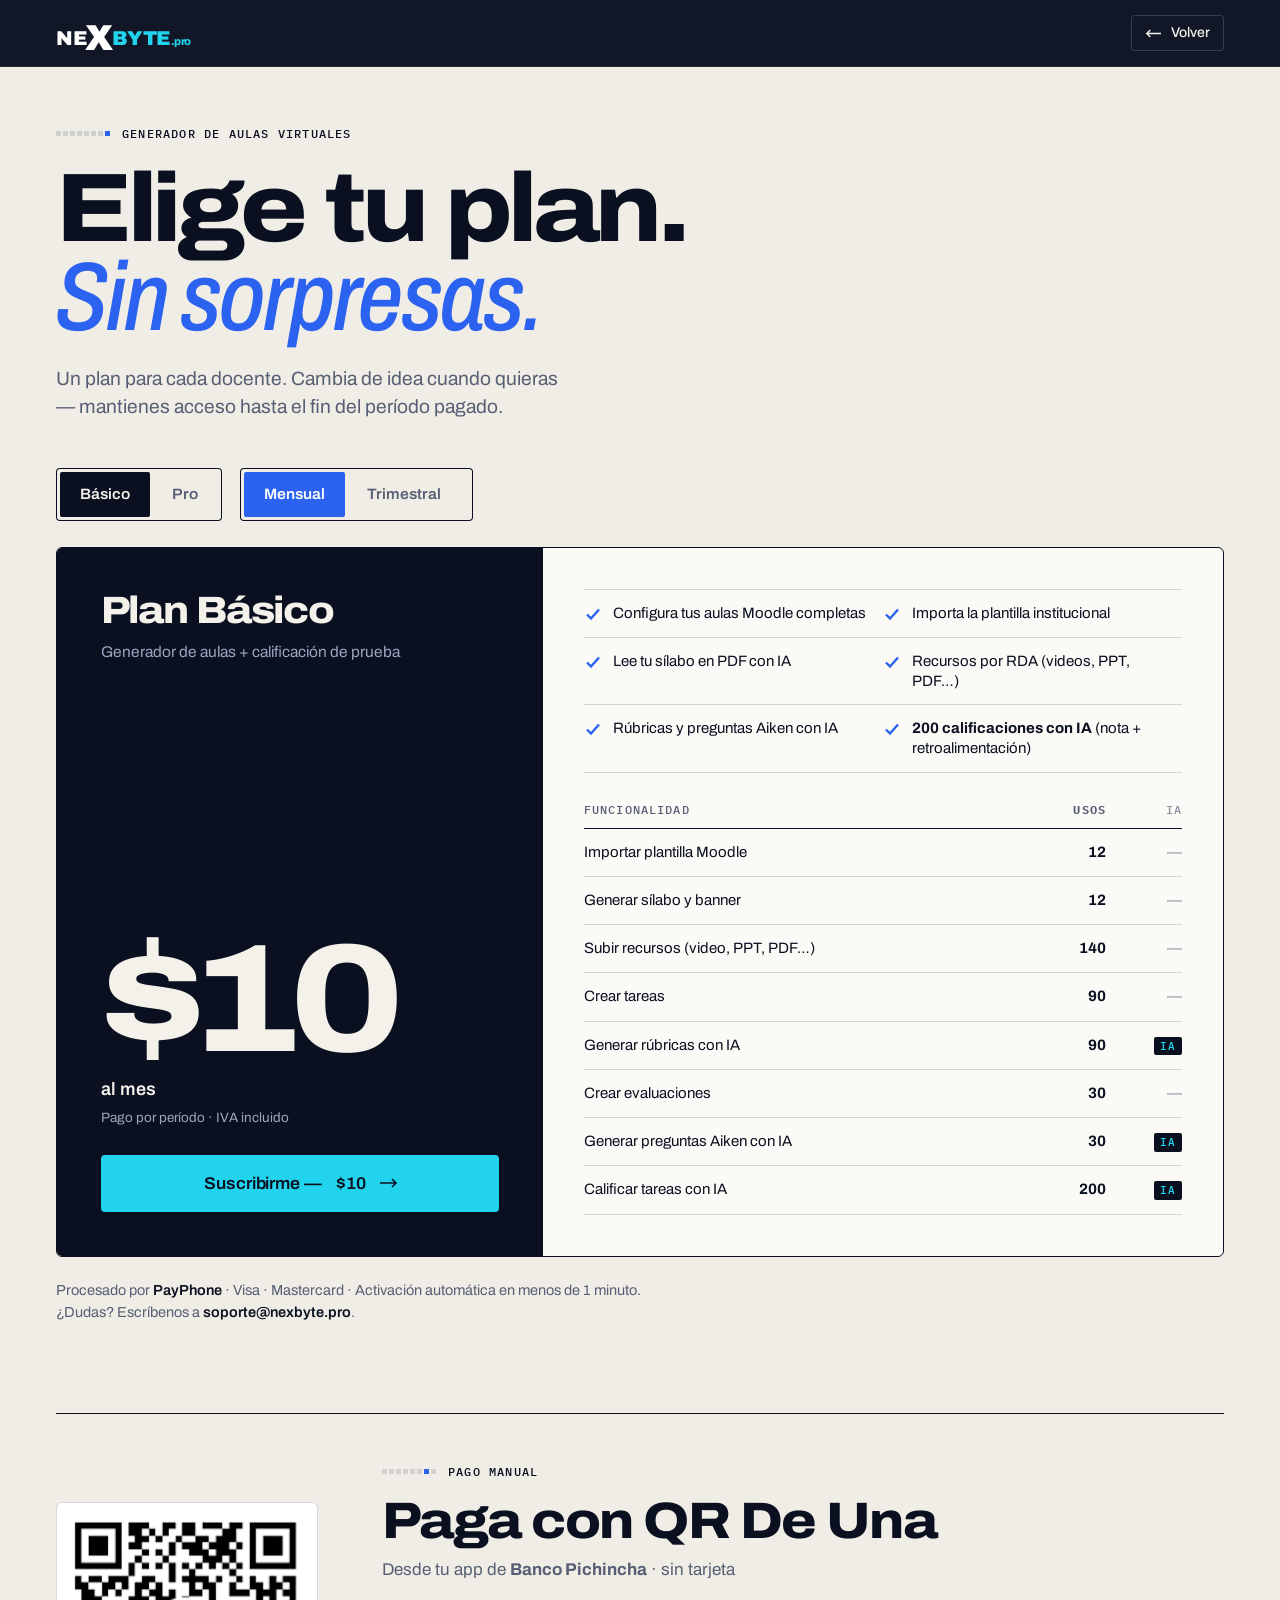
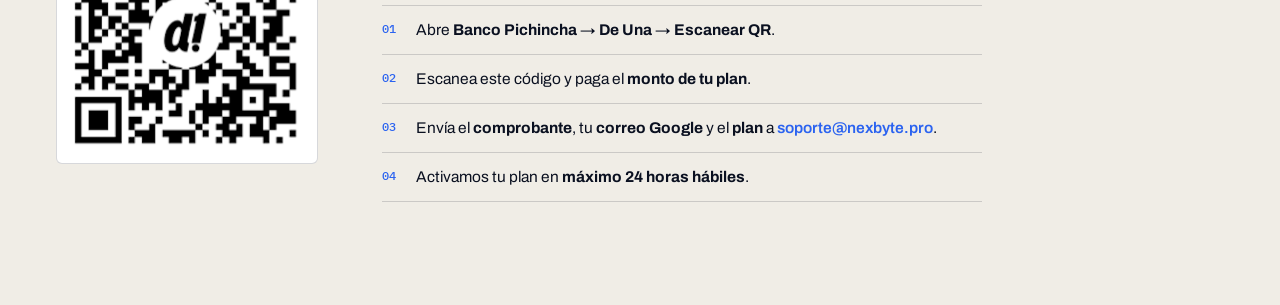
<file: planes/index.html>
<!DOCTYPE html>
<html lang="es">
<head>
<meta charset="UTF-8">
<meta name="viewport" content="width=device-width, initial-scale=1.0">
<link rel="icon" type="image/svg+xml" href="/favicon.svg">
<title>Planes y precios | NEXBYTE.pro</title>
  <link rel="canonical" href="https://nexbyte.pro/planes/">
<meta name="description" content="Planes del Generador de Aulas Virtuales para docentes. Elige mensual o trimestral. Cancela cuando quieras.">
<meta name="theme-color" content="#0a1020">
<link rel="preconnect" href="https://fonts.googleapis.com">
<link rel="preconnect" href="https://fonts.gstatic.com" crossorigin>
<link href="https://fonts.googleapis.com/css2?family=Archivo:ital,wdth,wght@0,62..125,300..900;1,62..125,300..900&family=IBM+Plex+Mono:wght@400;500&display=swap" rel="stylesheet">
<link rel="stylesheet" href="/nx-logo.css">
<link rel="stylesheet" href="/nx/sitio.css">
<script>document.documentElement.classList.add('js')</script>
</head>
<body>

<nav class="barra" aria-label="Principal">
  <div class="caja barra-in">
    <a href="/" class="nx-brand">NE<span class="nx-x">X</span><span class="nx-byte">BYTE</span><span class="nx-pro">.pro</span></a>
    <a href="/aulas/" class="volver texto"><svg viewBox="0 0 18 10" fill="none" stroke="currentColor" stroke-width="1.6" aria-hidden="true"><path d="M0 5h16M12 1l4 4-4 4"/></svg> Volver</a>
  </div>
</nav>

<header class="cab-pagina" data-seccion="cabecera">
  <div class="caja">
    <p class="rotulo mono" data-ver><span class="byte" data-n="1"></span> <b>Generador de Aulas Virtuales</b></p>
    <h1 data-ver="titulo"><span class="l"><span>Elige tu plan.</span></span><span class="l" style="--i:1"><span><em>Sin sorpresas.</em></span></span></h1>
    <p class="bajada" data-ver style="--i:2">Un plan para cada docente. Cambia de idea cuando quieras — mantienes acceso hasta el fin del período pagado.</p>
  </div>
</header>

<main class="caja" style="padding-bottom:clamp(60px,8vw,110px)">
  <div class="selectores" data-ver data-seccion="plan-selectores">
    <div class="seg tier" id="segTier">
      <button data-tier="basico" class="on">Básico</button>
      <button data-tier="pro">Pro</button>
    </div>
    <div class="seg dur" id="segDur">
      <button data-dur="mensual" class="on">Mensual</button>
      <button data-dur="trimestral">Trimestral <span class="save-badge" id="saveBadge"></span></button>
    </div>
  </div>

  <div class="plan" id="card" data-ver data-seccion="plan">
    <div class="plan-izq">
      <span class="reco-tag" id="recoTag" style="display:none">RECOMENDADO</span>
      <div class="pn" id="pName" data-cambia>Plan Básico</div>
      <div class="pd" id="pDesc">Generador de aulas + calificación de prueba</div>
      <div class="amt" id="pAmt" data-cambia>$10</div>
      <div class="per" id="pPer">al mes</div>
      <div class="sub">Pago por período · IVA incluido</div>
      <a class="boton todo" id="ctaBtn" href="/pagar/?plan=pucese_basico_mensual&price=10">Suscribirme — <span id="ctaPrice">$10</span>
        <svg class="fl" viewBox="0 0 18 10" fill="none" stroke="currentColor" stroke-width="1.6" aria-hidden="true"><path d="M0 5h16M12 1l4 4-4 4"/></svg></a>
    </div>
    <div class="plan-der">
      <ul class="feats">
        <li><i class="chico" data-g="ok"></i> Configura tus aulas Moodle completas</li>
        <li><i class="chico" data-g="ok"></i> Importa la plantilla institucional</li>
        <li><i class="chico" data-g="ok"></i> Lee tu sílabo en PDF con IA</li>
        <li><i class="chico" data-g="ok"></i> Recursos por RDA (videos, PPT, PDF…)</li>
        <li><i class="chico" data-g="ok"></i> Rúbricas y preguntas Aiken con IA</li>
        <li id="featCalif"><i class="chico" data-g="ok"></i> <span id="califFeat">200 calificaciones con IA</span></li>
      </ul>
      <table class="tabla">
        <thead><tr><th>Funcionalidad</th><th class="c">Usos</th><th class="ai">IA</th></tr></thead>
        <tbody>
          <tr><td>Importar plantilla Moodle</td><td class="c">12</td><td class="ai">—</td></tr>
          <tr><td>Generar sílabo y banner</td><td class="c">12</td><td class="ai">—</td></tr>
          <tr><td>Subir recursos (video, PPT, PDF…)</td><td class="c">140</td><td class="ai">—</td></tr>
          <tr><td>Crear tareas</td><td class="c">90</td><td class="ai">—</td></tr>
          <tr><td>Generar rúbricas con IA</td><td class="c">90</td><td class="ai"><span class="ai-pill">IA</span></td></tr>
          <tr><td>Crear evaluaciones</td><td class="c">30</td><td class="ai">—</td></tr>
          <tr><td>Generar preguntas Aiken con IA</td><td class="c">30</td><td class="ai"><span class="ai-pill">IA</span></td></tr>
          <tr><td>Calificar tareas con IA</td><td class="c" id="tblCalif">200</td><td class="ai"><span class="ai-pill">IA</span></td></tr>
        </tbody>
      </table>
    </div>
  </div>

  <p class="foot-note">Procesado por <b>PayPhone</b> · Visa · Mastercard · Activación automática en menos de 1 minuto.<br>¿Dudas? Escríbenos a <b>soporte@nexbyte.pro</b>.</p>

  <section class="qr" id="qr-deuna" data-ver data-seccion="qr">
    <div class="qr-img"><img src="/qr-deuna.png" alt="QR De Una — Banco Pichincha NEXBYTE" width="240" height="240" loading="lazy"></div>
    <div>
      <p class="rotulo mono"><span class="byte" data-n="2"></span> <b>Pago manual</b></p>
      <h2>Paga con QR De Una</h2>
      <p>Desde tu app de <b>Banco Pichincha</b> · sin tarjeta</p>
      <ol>
        <li><span>Abre <b>Banco Pichincha</b> → <b>De Una</b> → <b>Escanear QR</b>.</span></li>
        <li><span>Escanea este código y paga el <b>monto de tu plan</b>.</span></li>
        <li><span>Envía el <b>comprobante</b>, tu <b>correo Google</b> y el <b>plan</b> a <a href="mailto:soporte@nexbyte.pro">soporte@nexbyte.pro</a>.</span></li>
        <li><span>Activamos tu plan en <b>máximo 24 horas hábiles</b>.</span></li>
      </ol>
    </div>
  </section>
</main>

<script>
  // Catálogo INDIVIDUAL UNIFORME (mismo precio para TODO docente, sin importar su universidad).
  // plan_key fijos (pucese_* = catálogo general consolidado). El ?u=<slug> que manda la extensión
  // queda disponible para marca (logo/nombre de la U) más adelante, pero NO cambia el precio.
  var PLANS = {
    basico:{ name:"Plan Básico", desc:"Generador de aulas + calificación de prueba", calif:200,
      mensual:{key:"pucese_basico_mensual",price:10}, trimestral:{key:"pucese_basico_trimestral",price:30} },
    pro:{ name:"Plan Pro", desc:"Para calificar todo el semestre con IA", calif:2000,
      mensual:{key:"pucese_pro_mensual",price:30,calif:1000}, trimestral:{key:"pucese_pro_trimestral",price:50} }
  };
  var tier="basico", dur="mensual";
  function fmt(n){ return n.toLocaleString("es"); }
  function render(){
    var t=PLANS[tier], d=t[dur];
    document.getElementById("pName").textContent=t.name;
    document.getElementById("pDesc").textContent=t.desc;
    document.getElementById("pAmt").textContent="$"+d.price;
    document.getElementById("pPer").textContent = dur==="mensual" ? "al mes" : "cada 3 meses";
    var calif=d.calif||t.calif;
    document.getElementById("califFeat").innerHTML="<b>"+fmt(calif)+" calificaciones con IA</b> (nota + retroalimentación)";
    document.getElementById("tblCalif").textContent=fmt(calif);
    document.getElementById("ctaBtn").href="/pagar/?plan="+d.key+"&price="+d.price;
    document.getElementById("ctaPrice").textContent="$"+d.price;
    document.getElementById("recoTag").style.display = tier==="pro" ? "block" : "none";
    document.getElementById("card").classList.toggle("reco", tier==="pro");
    document.getElementById("saveBadge").textContent = tier==="pro" ? "ahorra 44%" : "";
  }
  document.getElementById("segTier").addEventListener("click",function(e){
    var b=e.target.closest("button"); if(!b)return; tier=b.dataset.tier;
    this.querySelectorAll("button").forEach(x=>x.classList.toggle("on",x===b)); render();
  });
  document.getElementById("segDur").addEventListener("click",function(e){
    var b=e.target.closest("button"); if(!b)return; dur=b.dataset.dur;
    this.querySelectorAll("button").forEach(x=>x.classList.toggle("on",x===b)); render();
  });
  render();
</script>
<script defer src="/nx/sitio.js"></script>
</body>
</html>
</file>
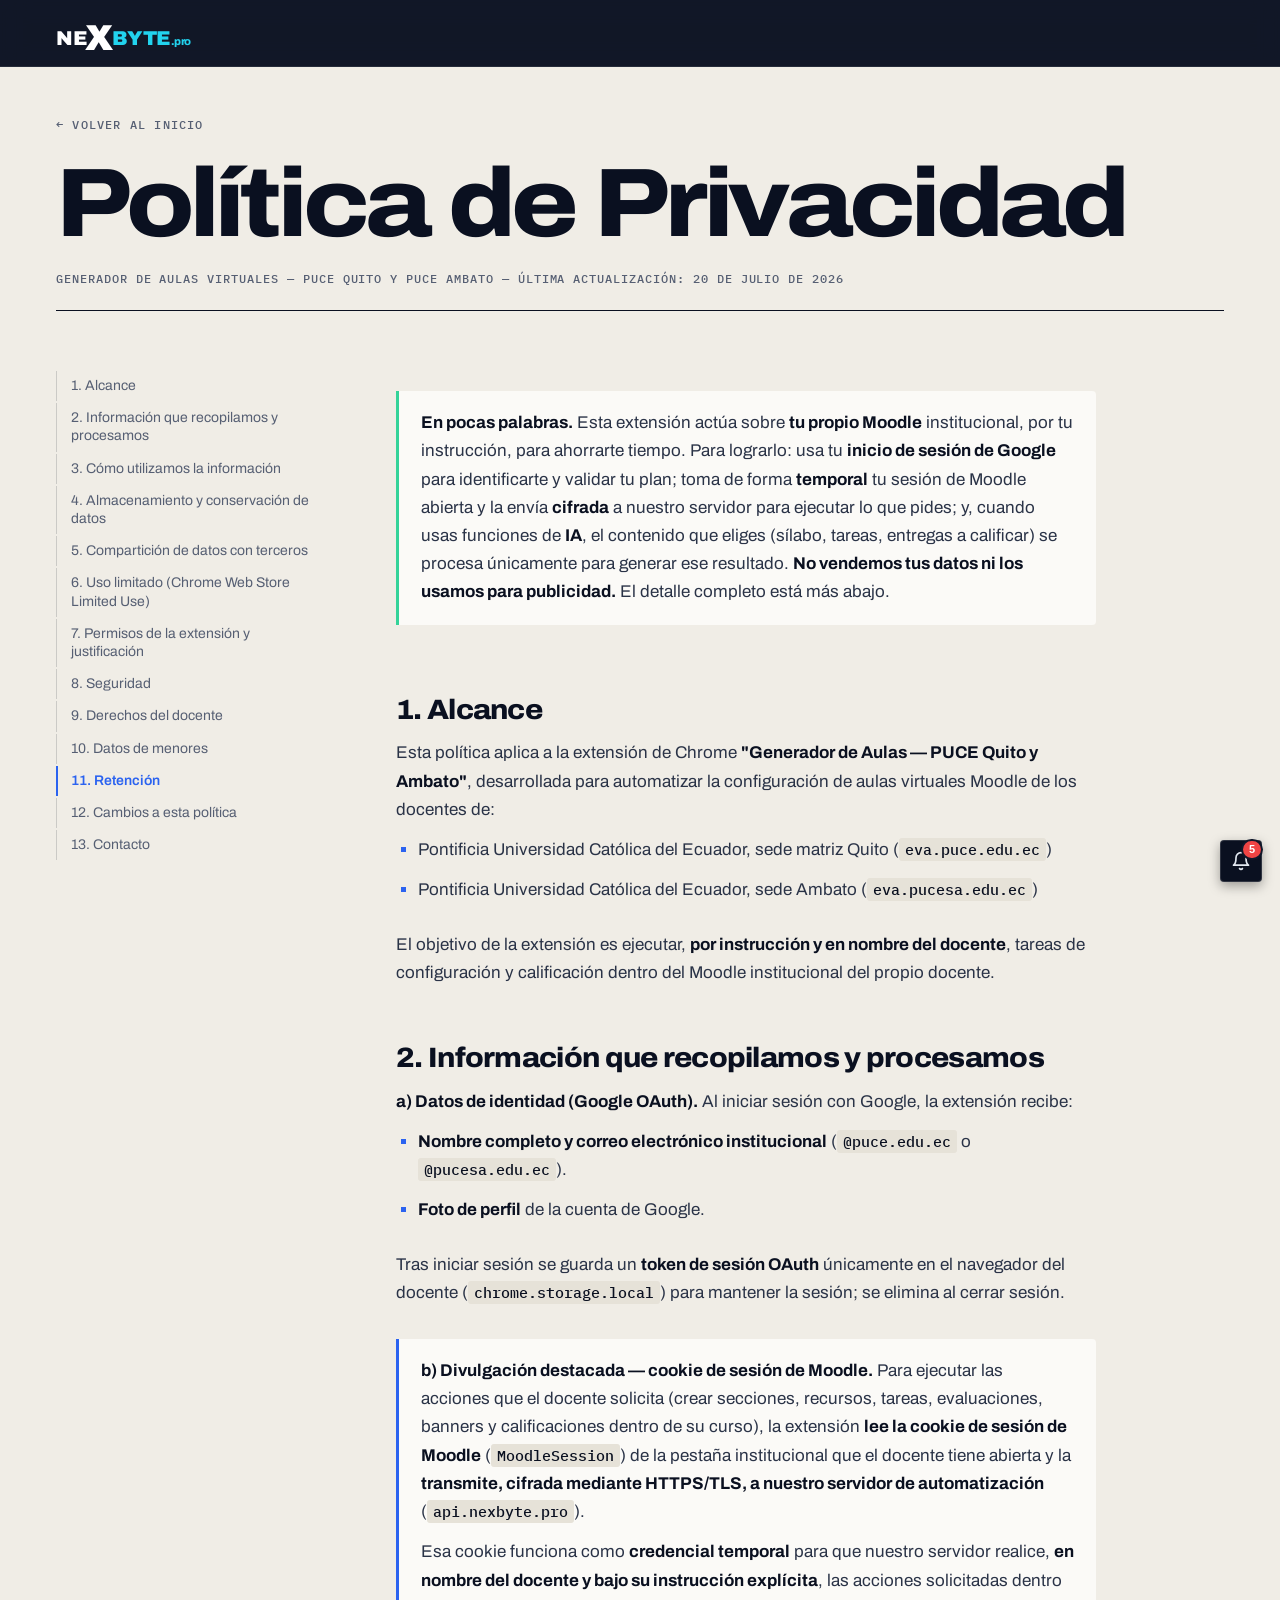
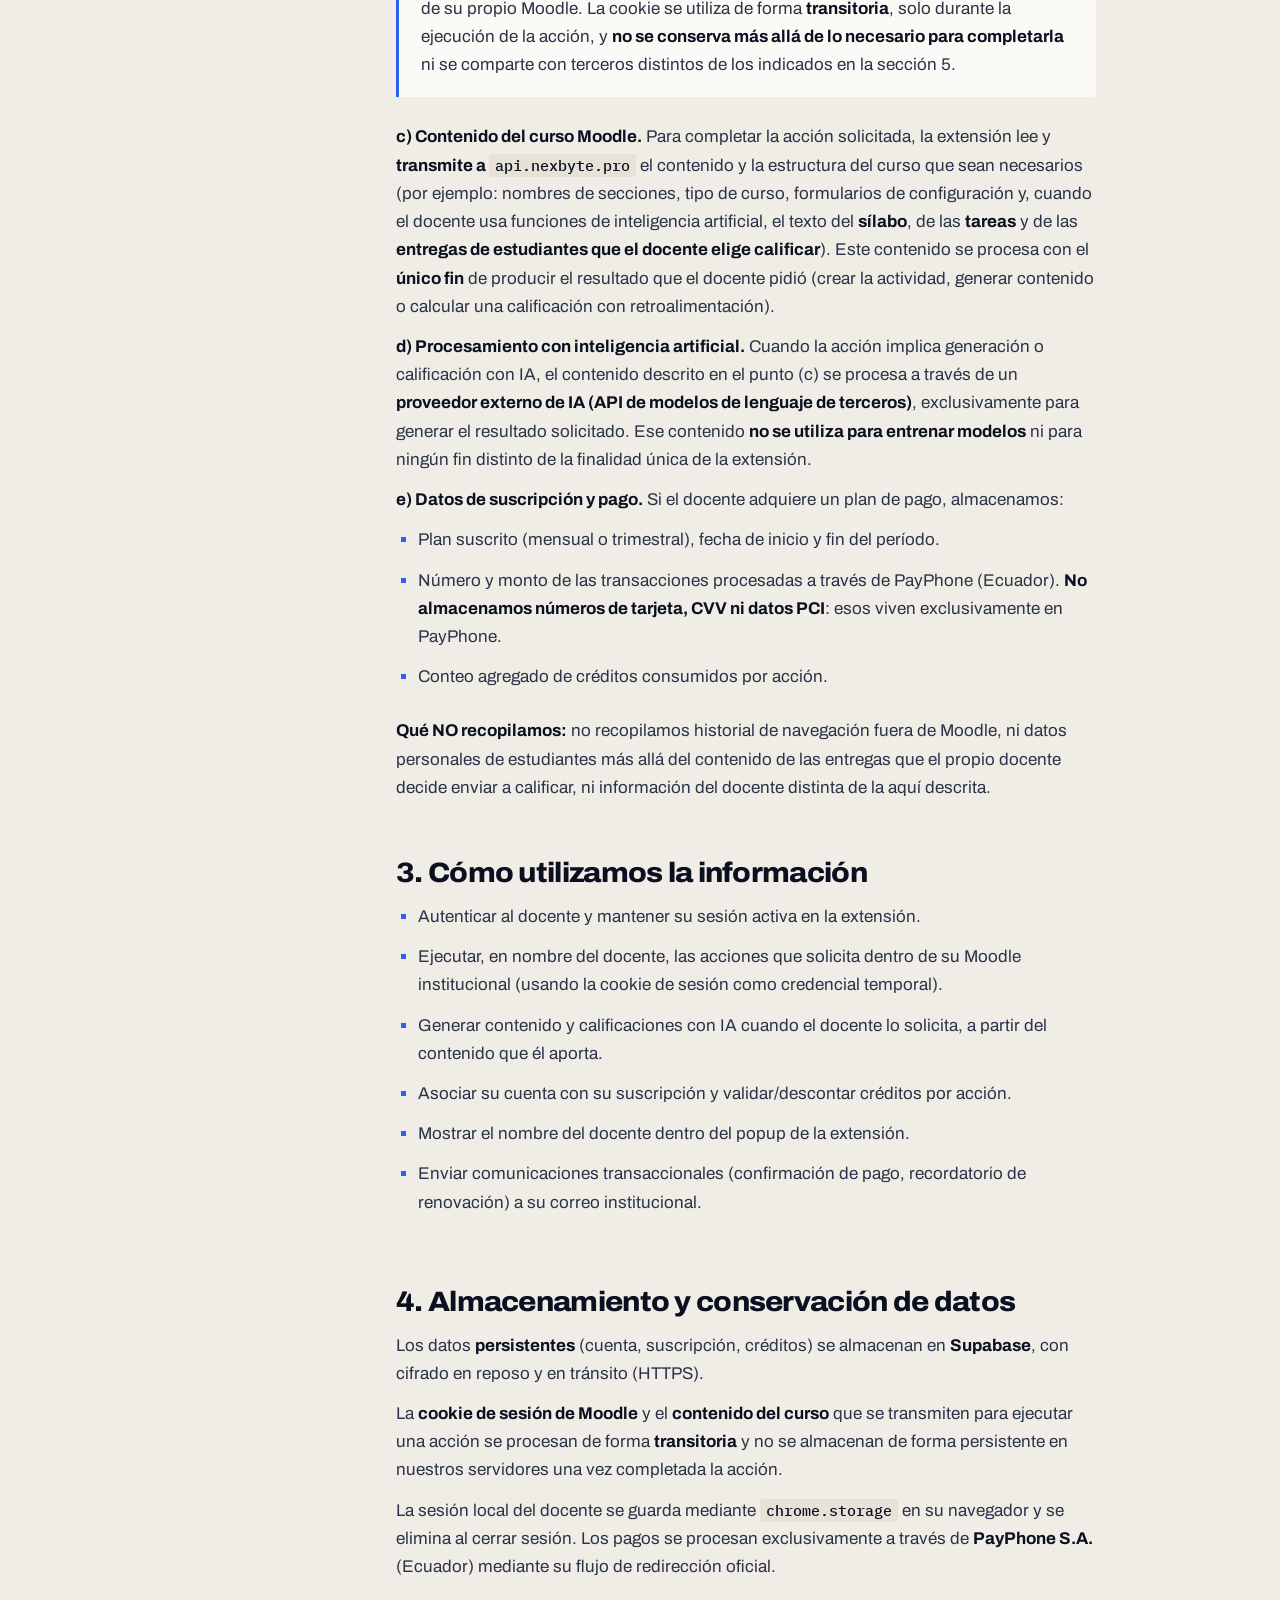
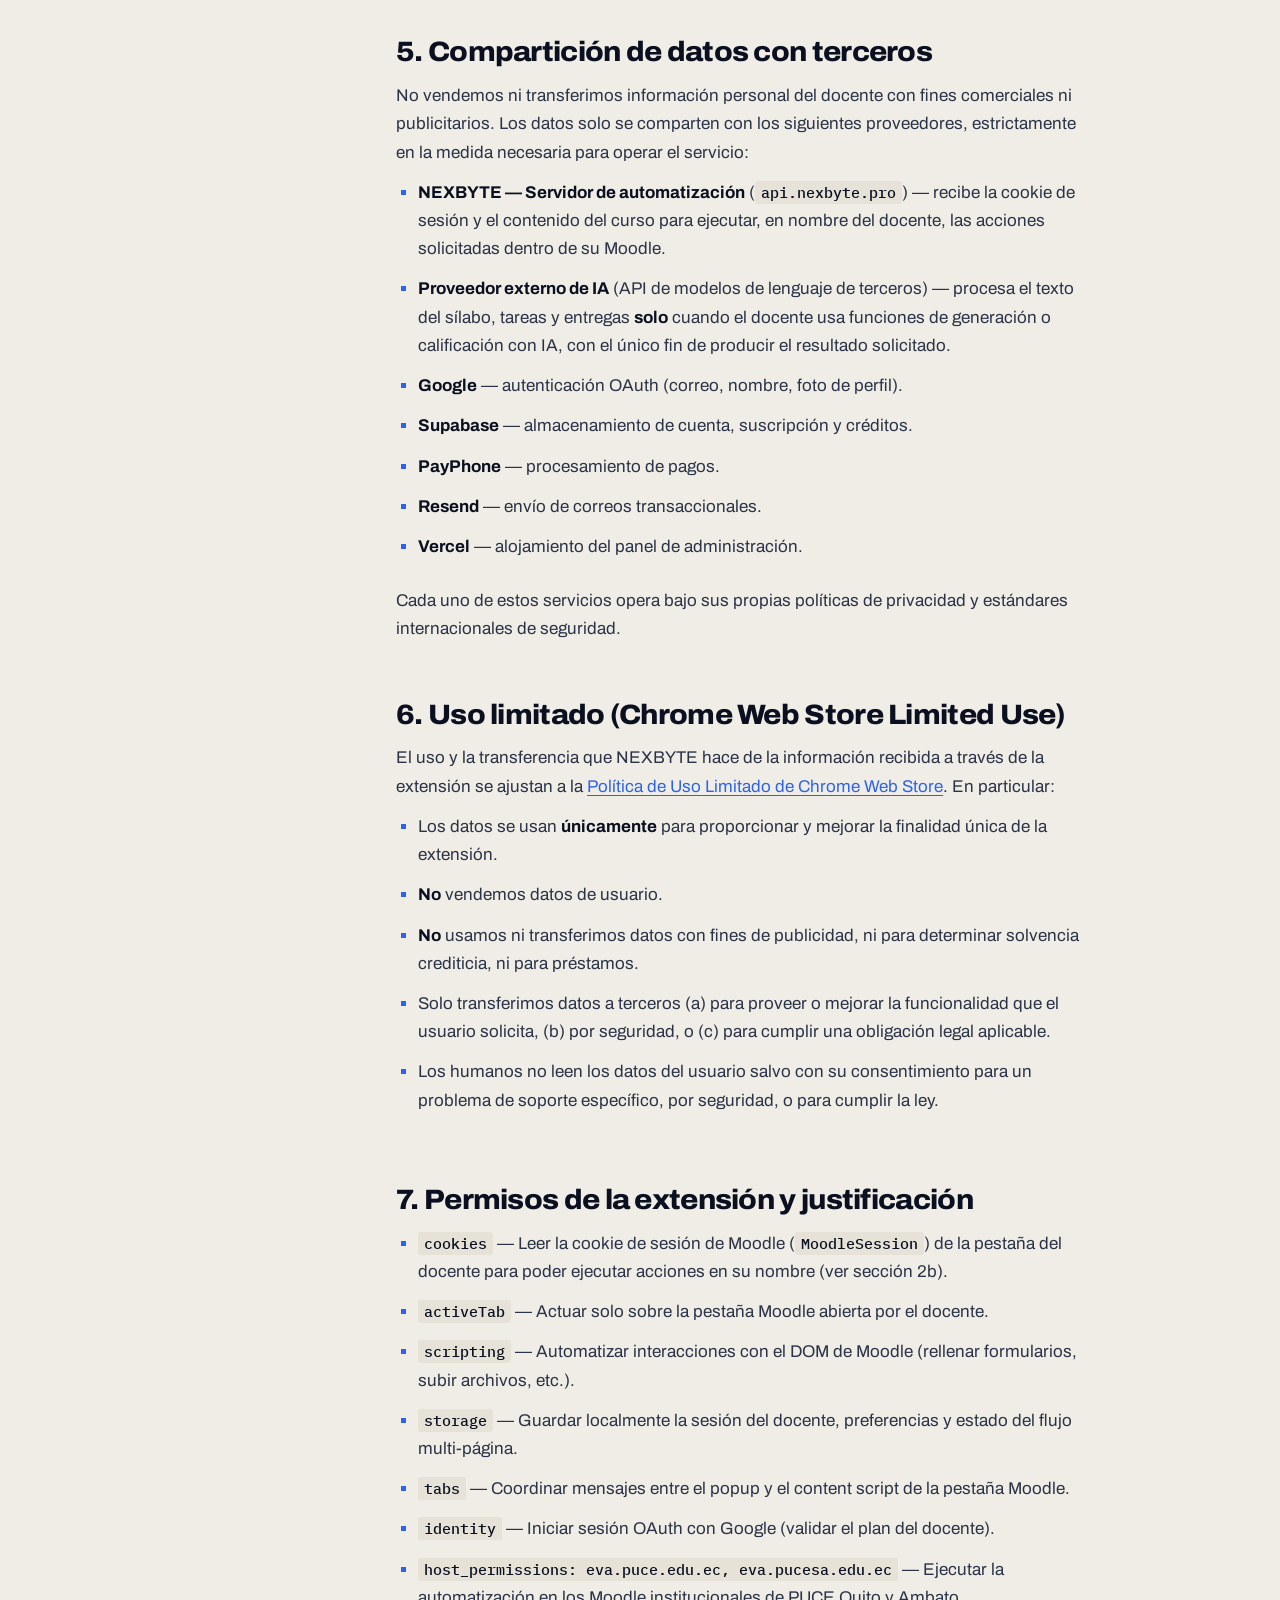
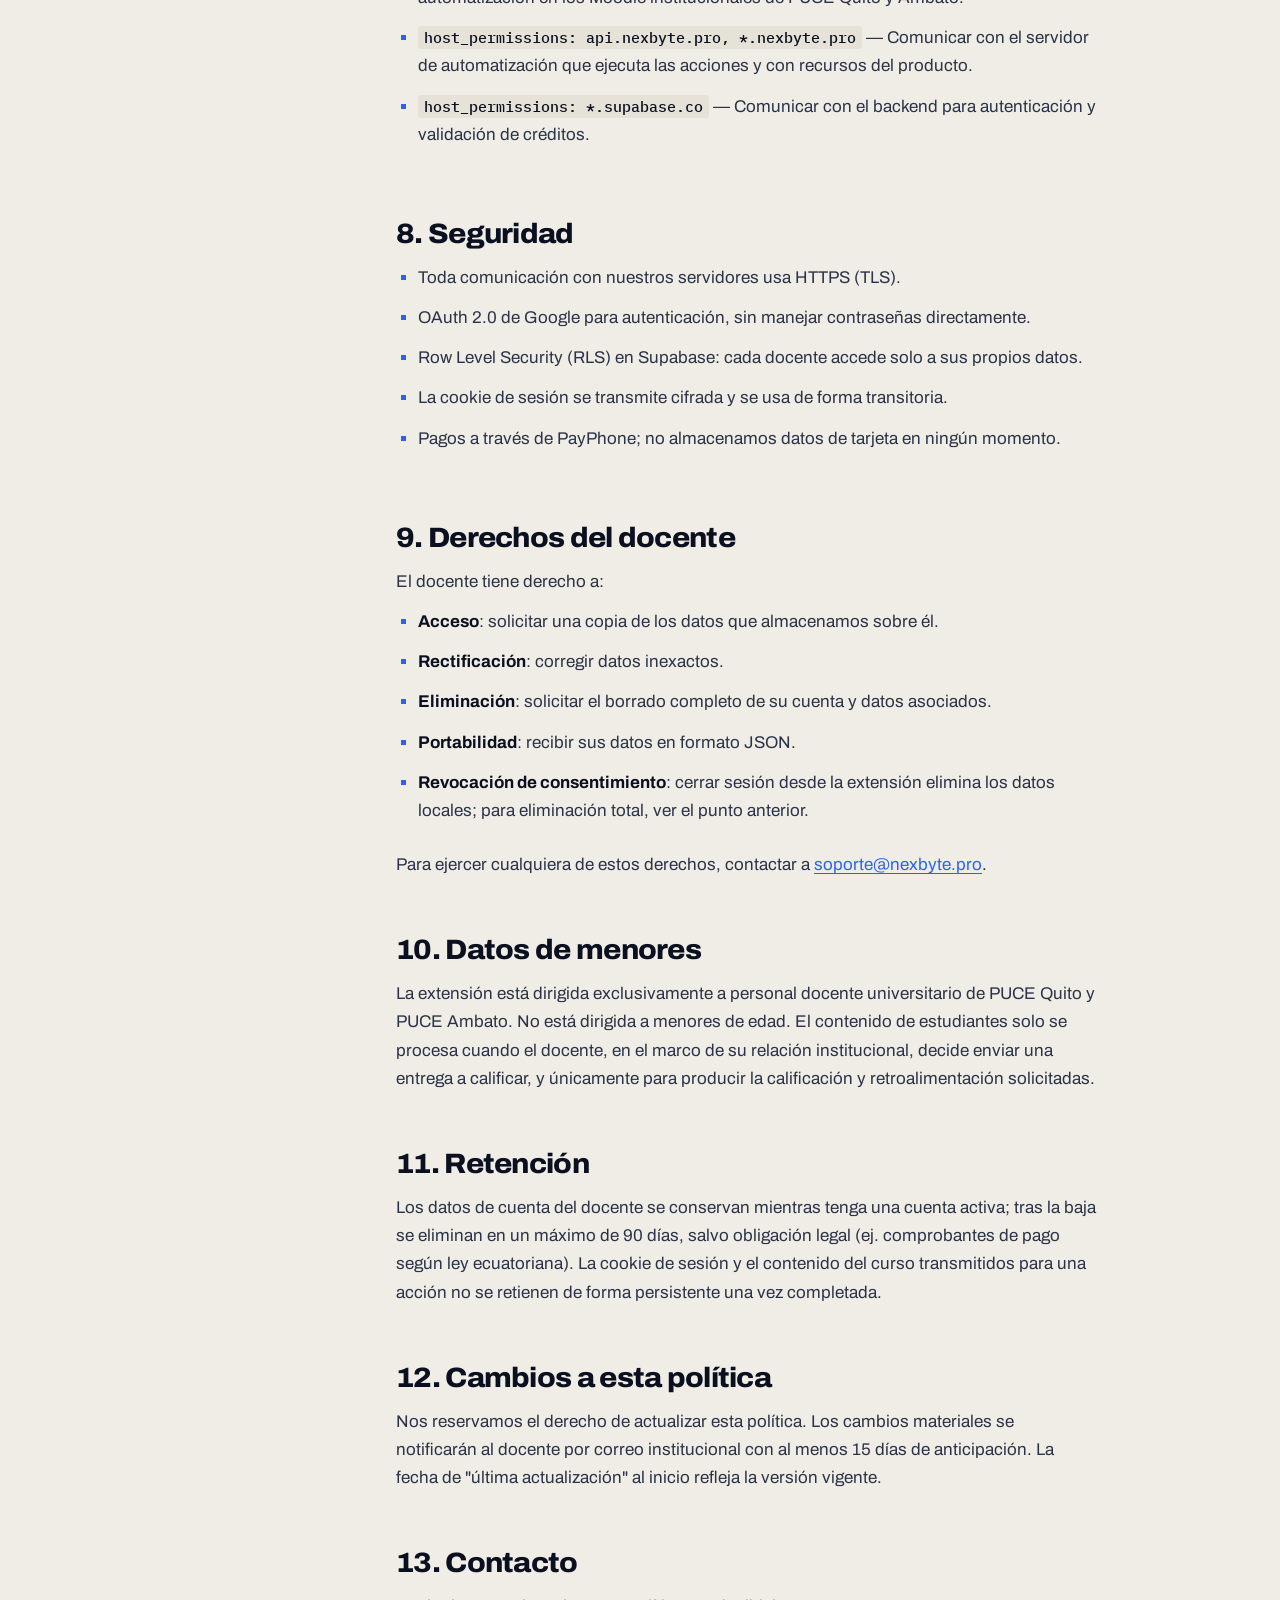
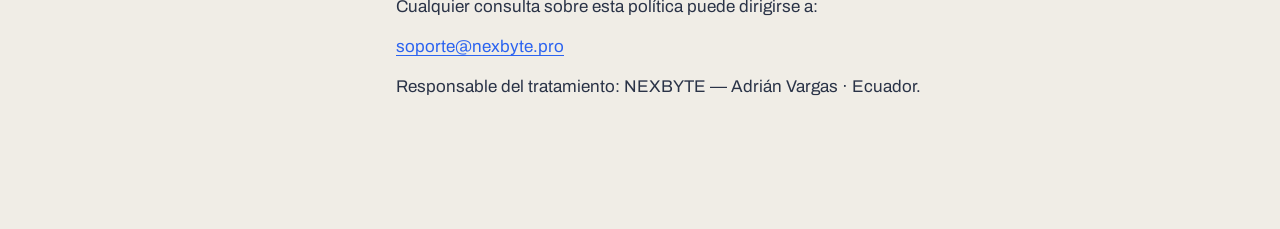
<file: privacidad-puce/index.html>
<!DOCTYPE html>
<html lang="es">
<head>
<meta charset="UTF-8">
<meta name="viewport" content="width=device-width, initial-scale=1.0">
<link rel="icon" type="image/svg+xml" href="/favicon.svg">
<title>Política de Privacidad — Generador de Aulas Virtuales PUCE | NEXBYTE.pro</title>
<meta name="theme-color" content="#0a1020">
<link rel="preconnect" href="https://fonts.googleapis.com">
<link rel="preconnect" href="https://fonts.gstatic.com" crossorigin>
<link href="https://fonts.googleapis.com/css2?family=Archivo:ital,wdth,wght@0,62..125,300..900;1,62..125,300..900&family=IBM+Plex+Mono:wght@400;500&display=swap" rel="stylesheet">
<link rel="stylesheet" href="/nx-logo.css">
<link rel="stylesheet" href="/nx/sitio.css">
<script>document.documentElement.classList.add('js')</script>
</head>
<body>

<nav class="barra" aria-label="Principal">
  <div class="caja barra-in">
    <a href="/" class="nx-brand">NE<span class="nx-x">X</span><span class="nx-byte">BYTE</span><span class="nx-pro">.pro</span></a>
  </div>
</nav>

<main class="legal" data-seccion="documento">
<div class="container">
  <a href="/" class="nx-logo nx-brand">NE<span class="nx-x">X</span><span class="nx-byte">BYTE</span><span class="nx-pro">.pro</span></a>
  <a href="/" class="back">← Volver al inicio</a>
  <h1>Política de Privacidad</h1>
  <p class="subtitle">Generador de Aulas Virtuales — PUCE Quito y PUCE Ambato — Última actualización: 20 de julio de 2026</p>

  <div class="callout" style="border-left-color:#34D399;">
    <p style="margin-bottom:0;"><strong style="color:#E2E8F0;">En pocas palabras.</strong> Esta extensión actúa sobre <strong>tu propio Moodle</strong> institucional, por tu instrucción, para ahorrarte tiempo. Para lograrlo: usa tu <strong>inicio de sesión de Google</strong> para identificarte y validar tu plan; toma de forma <strong>temporal</strong> tu sesión de Moodle abierta y la envía <strong>cifrada</strong> a nuestro servidor para ejecutar lo que pides; y, cuando usas funciones de <strong>IA</strong>, el contenido que eliges (sílabo, tareas, entregas a calificar) se procesa únicamente para generar ese resultado. <strong>No vendemos tus datos ni los usamos para publicidad.</strong> El detalle completo está más abajo.</p>
  </div>

  <h2>1. Alcance</h2>
  <p>Esta política aplica a la extensión de Chrome <strong>"Generador de Aulas — PUCE Quito y Ambato"</strong>, desarrollada para automatizar la configuración de aulas virtuales Moodle de los docentes de:</p>
  <ul>
    <li>Pontificia Universidad Católica del Ecuador, sede matriz Quito (<code>eva.puce.edu.ec</code>)</li>
    <li>Pontificia Universidad Católica del Ecuador, sede Ambato (<code>eva.pucesa.edu.ec</code>)</li>
  </ul>
  <p>El objetivo de la extensión es ejecutar, <strong>por instrucción y en nombre del docente</strong>, tareas de configuración y calificación dentro del Moodle institucional del propio docente.</p>

  <h2>2. Información que recopilamos y procesamos</h2>

  <p><strong>a) Datos de identidad (Google OAuth).</strong> Al iniciar sesión con Google, la extensión recibe:</p>
  <ul>
    <li><strong>Nombre completo y correo electrónico institucional</strong> (<code>@puce.edu.ec</code> o <code>@pucesa.edu.ec</code>).</li>
    <li><strong>Foto de perfil</strong> de la cuenta de Google.</li>
  </ul>
  <p>Tras iniciar sesión se guarda un <strong>token de sesión OAuth</strong> únicamente en el navegador del docente (<code>chrome.storage.local</code>) para mantener la sesión; se elimina al cerrar sesión.</p>

  <div class="callout">
    <p><strong>b) Divulgación destacada — cookie de sesión de Moodle.</strong> Para ejecutar las acciones que el docente solicita (crear secciones, recursos, tareas, evaluaciones, banners y calificaciones dentro de su curso), la extensión <strong>lee la cookie de sesión de Moodle</strong> (<code>MoodleSession</code>) de la pestaña institucional que el docente tiene abierta y la <strong>transmite, cifrada mediante HTTPS/TLS, a nuestro servidor de automatización</strong> (<code>api.nexbyte.pro</code>).</p>
    <p>Esa cookie funciona como <strong>credencial temporal</strong> para que nuestro servidor realice, <strong>en nombre del docente y bajo su instrucción explícita</strong>, las acciones solicitadas dentro de su propio Moodle. La cookie se utiliza de forma <strong>transitoria</strong>, solo durante la ejecución de la acción, y <strong>no se conserva más allá de lo necesario para completarla</strong> ni se comparte con terceros distintos de los indicados en la sección 5.</p>
  </div>

  <p><strong>c) Contenido del curso Moodle.</strong> Para completar la acción solicitada, la extensión lee y <strong>transmite a <code>api.nexbyte.pro</code></strong> el contenido y la estructura del curso que sean necesarios (por ejemplo: nombres de secciones, tipo de curso, formularios de configuración y, cuando el docente usa funciones de inteligencia artificial, el texto del <strong>sílabo</strong>, de las <strong>tareas</strong> y de las <strong>entregas de estudiantes que el docente elige calificar</strong>). Este contenido se procesa con el <strong>único fin</strong> de producir el resultado que el docente pidió (crear la actividad, generar contenido o calcular una calificación con retroalimentación).</p>

  <p><strong>d) Procesamiento con inteligencia artificial.</strong> Cuando la acción implica generación o calificación con IA, el contenido descrito en el punto (c) se procesa a través de un <strong>proveedor externo de IA (API de modelos de lenguaje de terceros)</strong>, exclusivamente para generar el resultado solicitado. Ese contenido <strong>no se utiliza para entrenar modelos</strong> ni para ningún fin distinto de la finalidad única de la extensión.</p>

  <p><strong>e) Datos de suscripción y pago.</strong> Si el docente adquiere un plan de pago, almacenamos:</p>
  <ul>
    <li>Plan suscrito (mensual o trimestral), fecha de inicio y fin del período.</li>
    <li>Número y monto de las transacciones procesadas a través de PayPhone (Ecuador). <strong>No almacenamos números de tarjeta, CVV ni datos PCI</strong>: esos viven exclusivamente en PayPhone.</li>
    <li>Conteo agregado de créditos consumidos por acción.</li>
  </ul>

  <p><strong>Qué NO recopilamos:</strong> no recopilamos historial de navegación fuera de Moodle, ni datos personales de estudiantes más allá del contenido de las entregas que el propio docente decide enviar a calificar, ni información del docente distinta de la aquí descrita.</p>

  <h2>3. Cómo utilizamos la información</h2>
  <ul>
    <li>Autenticar al docente y mantener su sesión activa en la extensión.</li>
    <li>Ejecutar, en nombre del docente, las acciones que solicita dentro de su Moodle institucional (usando la cookie de sesión como credencial temporal).</li>
    <li>Generar contenido y calificaciones con IA cuando el docente lo solicita, a partir del contenido que él aporta.</li>
    <li>Asociar su cuenta con su suscripción y validar/descontar créditos por acción.</li>
    <li>Mostrar el nombre del docente dentro del popup de la extensión.</li>
    <li>Enviar comunicaciones transaccionales (confirmación de pago, recordatorio de renovación) a su correo institucional.</li>
  </ul>

  <h2>4. Almacenamiento y conservación de datos</h2>
  <p>Los datos <strong>persistentes</strong> (cuenta, suscripción, créditos) se almacenan en <strong>Supabase</strong>, con cifrado en reposo y en tránsito (HTTPS).</p>
  <p>La <strong>cookie de sesión de Moodle</strong> y el <strong>contenido del curso</strong> que se transmiten para ejecutar una acción se procesan de forma <strong>transitoria</strong> y no se almacenan de forma persistente en nuestros servidores una vez completada la acción.</p>
  <p>La sesión local del docente se guarda mediante <code>chrome.storage</code> en su navegador y se elimina al cerrar sesión. Los pagos se procesan exclusivamente a través de <strong>PayPhone S.A.</strong> (Ecuador) mediante su flujo de redirección oficial.</p>

  <h2>5. Compartición de datos con terceros</h2>
  <p>No vendemos ni transferimos información personal del docente con fines comerciales ni publicitarios. Los datos solo se comparten con los siguientes proveedores, estrictamente en la medida necesaria para operar el servicio:</p>
  <ul>
    <li><strong>NEXBYTE — Servidor de automatización</strong> (<code>api.nexbyte.pro</code>) — recibe la cookie de sesión y el contenido del curso para ejecutar, en nombre del docente, las acciones solicitadas dentro de su Moodle.</li>
    <li><strong>Proveedor externo de IA</strong> (API de modelos de lenguaje de terceros) — procesa el texto del sílabo, tareas y entregas <strong>solo</strong> cuando el docente usa funciones de generación o calificación con IA, con el único fin de producir el resultado solicitado.</li>
    <li><strong>Google</strong> — autenticación OAuth (correo, nombre, foto de perfil).</li>
    <li><strong>Supabase</strong> — almacenamiento de cuenta, suscripción y créditos.</li>
    <li><strong>PayPhone</strong> — procesamiento de pagos.</li>
    <li><strong>Resend</strong> — envío de correos transaccionales.</li>
    <li><strong>Vercel</strong> — alojamiento del panel de administración.</li>
  </ul>
  <p>Cada uno de estos servicios opera bajo sus propias políticas de privacidad y estándares internacionales de seguridad.</p>

  <h2>6. Uso limitado (Chrome Web Store Limited Use)</h2>
  <p>El uso y la transferencia que NEXBYTE hace de la información recibida a través de la extensión se ajustan a la <a href="https://developer.chrome.com/docs/webstore/program-policies/limited-use/" target="_blank" rel="noopener">Política de Uso Limitado de Chrome Web Store</a>. En particular:</p>
  <ul>
    <li>Los datos se usan <strong>únicamente</strong> para proporcionar y mejorar la finalidad única de la extensión.</li>
    <li><strong>No</strong> vendemos datos de usuario.</li>
    <li><strong>No</strong> usamos ni transferimos datos con fines de publicidad, ni para determinar solvencia crediticia, ni para préstamos.</li>
    <li>Solo transferimos datos a terceros (a) para proveer o mejorar la funcionalidad que el usuario solicita, (b) por seguridad, o (c) para cumplir una obligación legal aplicable.</li>
    <li>Los humanos no leen los datos del usuario salvo con su consentimiento para un problema de soporte específico, por seguridad, o para cumplir la ley.</li>
  </ul>

  <h2>7. Permisos de la extensión y justificación</h2>
  <ul>
    <li><strong><code>cookies</code></strong> — Leer la cookie de sesión de Moodle (<code>MoodleSession</code>) de la pestaña del docente para poder ejecutar acciones en su nombre (ver sección 2b).</li>
    <li><strong><code>activeTab</code></strong> — Actuar solo sobre la pestaña Moodle abierta por el docente.</li>
    <li><strong><code>scripting</code></strong> — Automatizar interacciones con el DOM de Moodle (rellenar formularios, subir archivos, etc.).</li>
    <li><strong><code>storage</code></strong> — Guardar localmente la sesión del docente, preferencias y estado del flujo multi-página.</li>
    <li><strong><code>tabs</code></strong> — Coordinar mensajes entre el popup y el content script de la pestaña Moodle.</li>
    <li><strong><code>identity</code></strong> — Iniciar sesión OAuth con Google (validar el plan del docente).</li>
    <li><strong><code>host_permissions: eva.puce.edu.ec, eva.pucesa.edu.ec</code></strong> — Ejecutar la automatización en los Moodle institucionales de PUCE Quito y Ambato.</li>
    <li><strong><code>host_permissions: api.nexbyte.pro, *.nexbyte.pro</code></strong> — Comunicar con el servidor de automatización que ejecuta las acciones y con recursos del producto.</li>
    <li><strong><code>host_permissions: *.supabase.co</code></strong> — Comunicar con el backend para autenticación y validación de créditos.</li>
  </ul>

  <h2>8. Seguridad</h2>
  <ul>
    <li>Toda comunicación con nuestros servidores usa HTTPS (TLS).</li>
    <li>OAuth 2.0 de Google para autenticación, sin manejar contraseñas directamente.</li>
    <li>Row Level Security (RLS) en Supabase: cada docente accede solo a sus propios datos.</li>
    <li>La cookie de sesión se transmite cifrada y se usa de forma transitoria.</li>
    <li>Pagos a través de PayPhone; no almacenamos datos de tarjeta en ningún momento.</li>
  </ul>

  <h2>9. Derechos del docente</h2>
  <p>El docente tiene derecho a:</p>
  <ul>
    <li><strong>Acceso</strong>: solicitar una copia de los datos que almacenamos sobre él.</li>
    <li><strong>Rectificación</strong>: corregir datos inexactos.</li>
    <li><strong>Eliminación</strong>: solicitar el borrado completo de su cuenta y datos asociados.</li>
    <li><strong>Portabilidad</strong>: recibir sus datos en formato JSON.</li>
    <li><strong>Revocación de consentimiento</strong>: cerrar sesión desde la extensión elimina los datos locales; para eliminación total, ver el punto anterior.</li>
  </ul>
  <p>Para ejercer cualquiera de estos derechos, contactar a <a href="mailto:soporte@nexbyte.pro">soporte@nexbyte.pro</a>.</p>

  <h2>10. Datos de menores</h2>
  <p>La extensión está dirigida exclusivamente a personal docente universitario de PUCE Quito y PUCE Ambato. No está dirigida a menores de edad. El contenido de estudiantes solo se procesa cuando el docente, en el marco de su relación institucional, decide enviar una entrega a calificar, y únicamente para producir la calificación y retroalimentación solicitadas.</p>

  <h2>11. Retención</h2>
  <p>Los datos de cuenta del docente se conservan mientras tenga una cuenta activa; tras la baja se eliminan en un máximo de 90 días, salvo obligación legal (ej. comprobantes de pago según ley ecuatoriana). La cookie de sesión y el contenido del curso transmitidos para una acción no se retienen de forma persistente una vez completada.</p>

  <h2>12. Cambios a esta política</h2>
  <p>Nos reservamos el derecho de actualizar esta política. Los cambios materiales se notificarán al docente por correo institucional con al menos 15 días de anticipación. La fecha de "última actualización" al inicio refleja la versión vigente.</p>

  <h2>13. Contacto</h2>
  <p>Cualquier consulta sobre esta política puede dirigirse a:</p>
  <p><a href="mailto:soporte@nexbyte.pro">soporte@nexbyte.pro</a></p>
  <p>Responsable del tratamiento: NEXBYTE — Adrián Vargas · Ecuador.</p>
</div>
</main>

<script defer src="/nx/sitio.js"></script>
<script defer src="/notifications.js"></script>
</body>
</html>
</file>
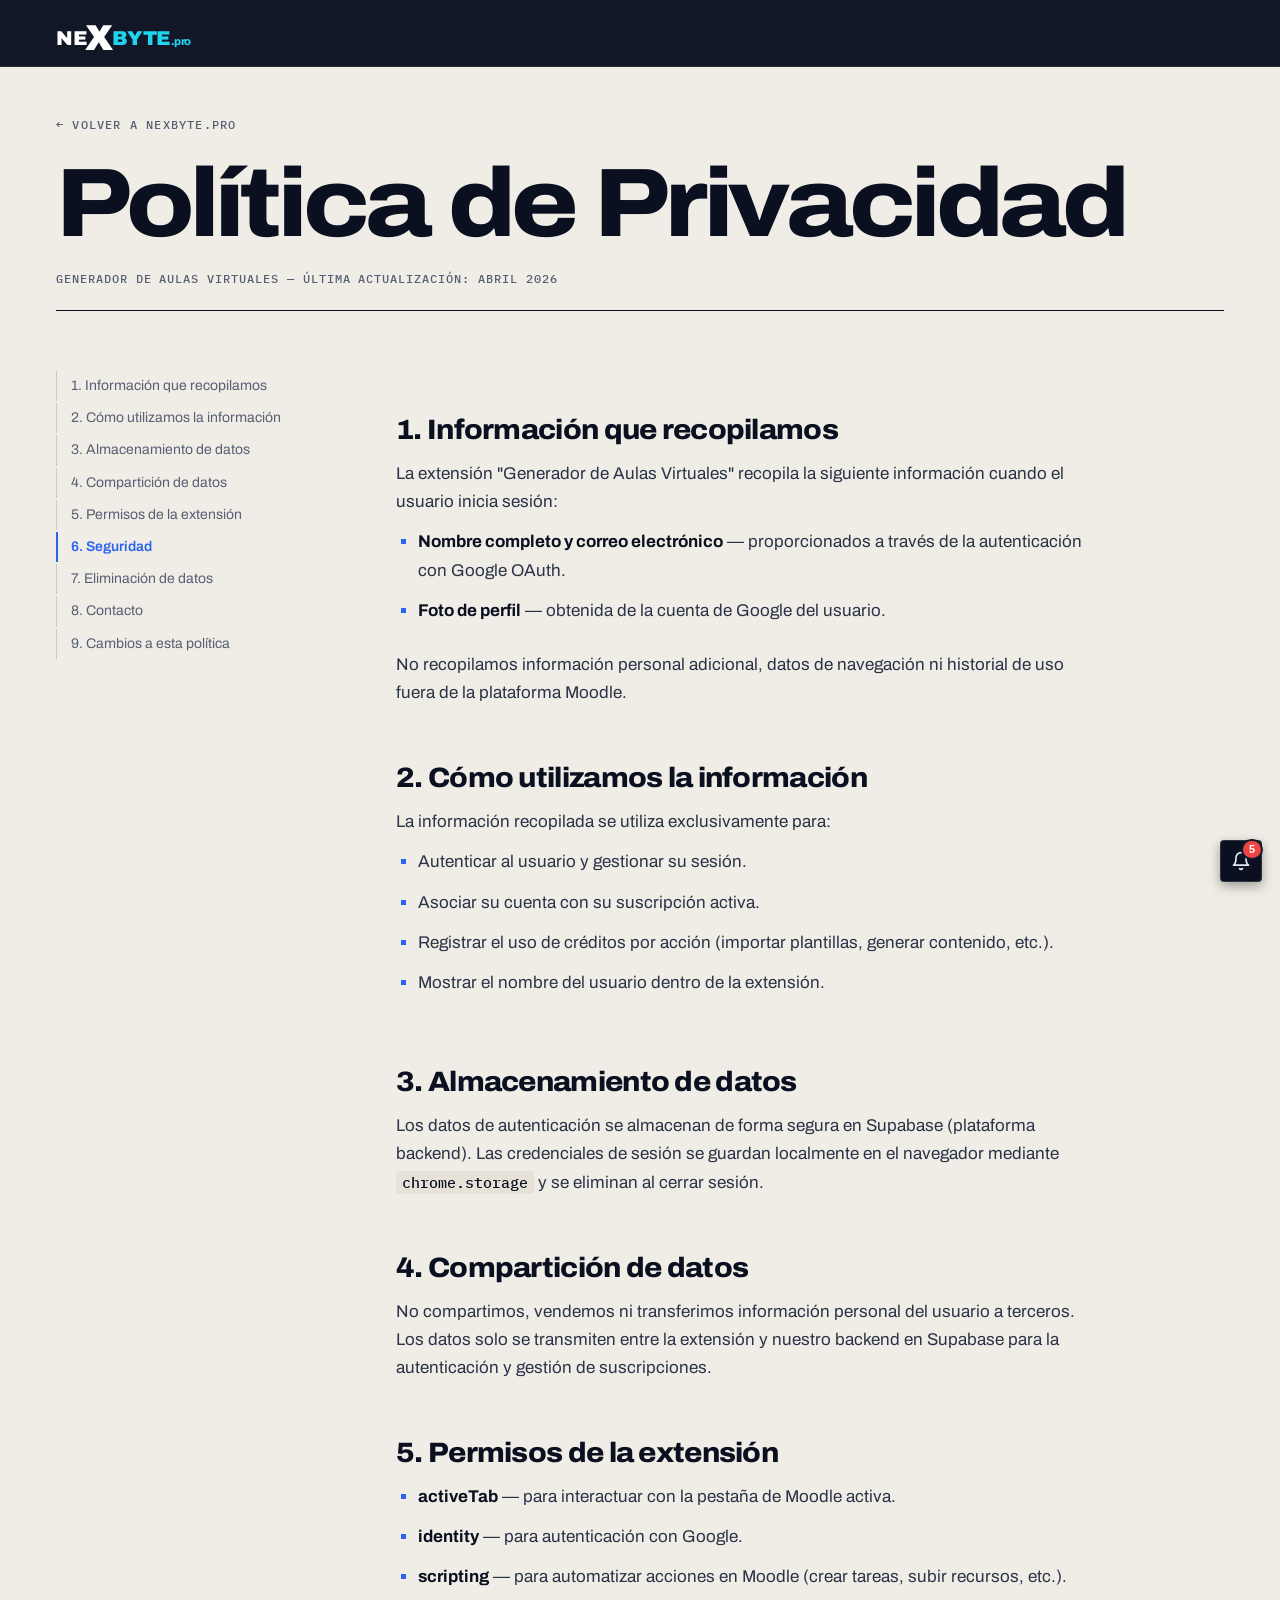
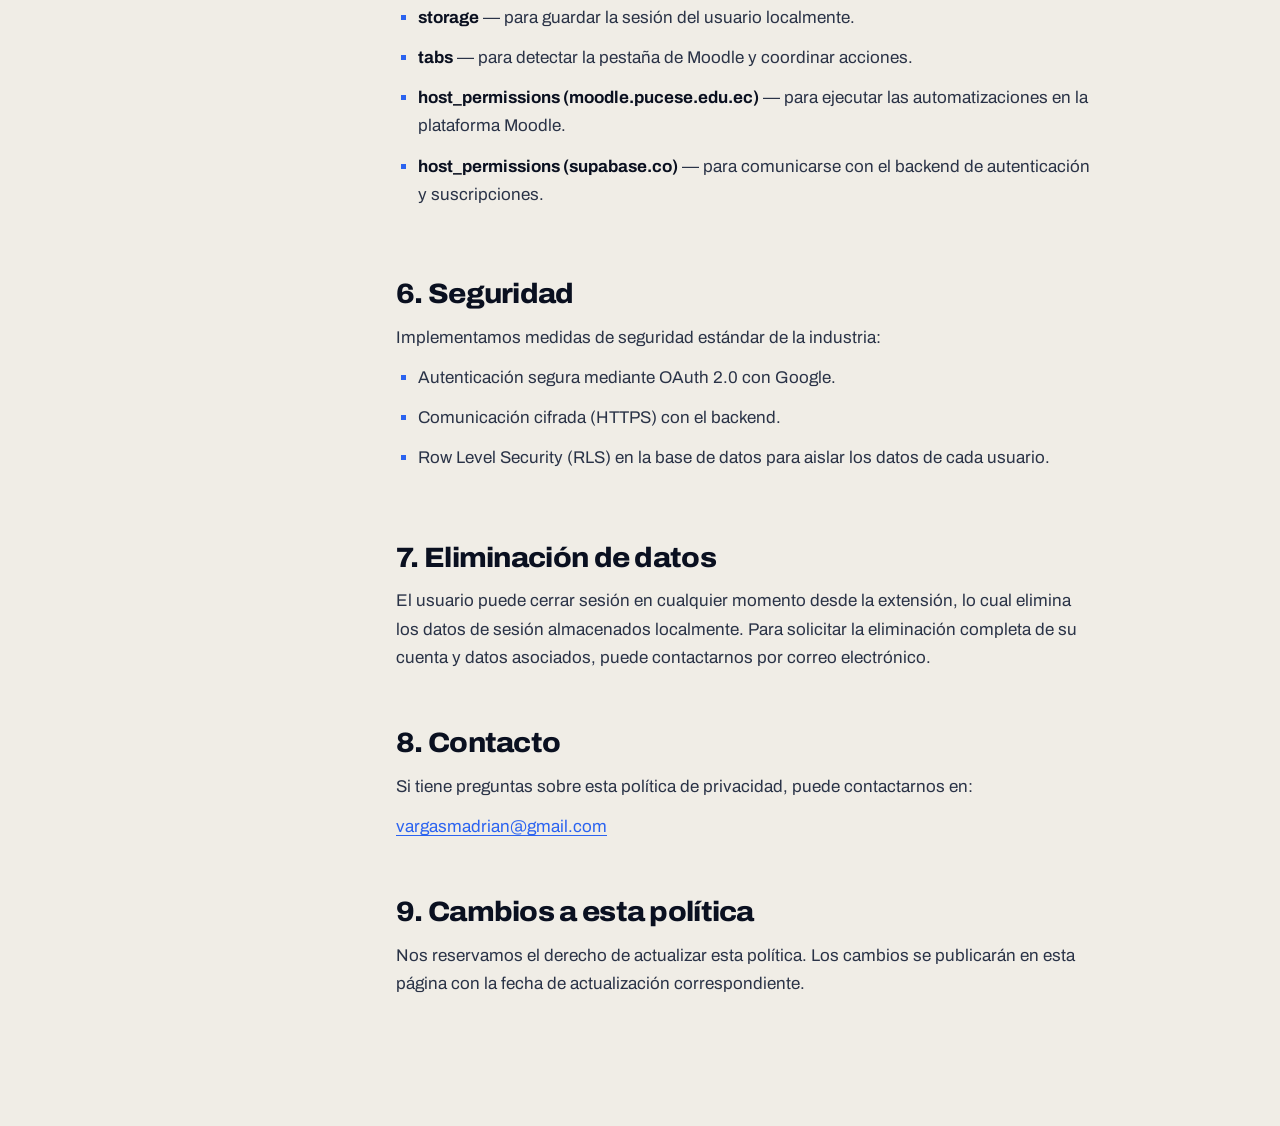
<file: privacidad/index.html>
<!DOCTYPE html>
<html lang="es">
<head>
<meta charset="UTF-8">
<meta name="viewport" content="width=device-width, initial-scale=1.0">
<link rel="icon" type="image/svg+xml" href="/favicon.svg">
<title>Política de Privacidad — Generador de Aulas Virtuales | NEXBYTE.pro</title>
  <link rel="canonical" href="https://nexbyte.pro/privacidad">
<meta name="theme-color" content="#0a1020">
<link rel="preconnect" href="https://fonts.googleapis.com">
<link rel="preconnect" href="https://fonts.gstatic.com" crossorigin>
<link href="https://fonts.googleapis.com/css2?family=Archivo:ital,wdth,wght@0,62..125,300..900;1,62..125,300..900&family=IBM+Plex+Mono:wght@400;500&display=swap" rel="stylesheet">
<link rel="stylesheet" href="/nx-logo.css">
<link rel="stylesheet" href="/nx/sitio.css">
<script>document.documentElement.classList.add('js')</script>
</head>
<body>

<nav class="barra" aria-label="Principal">
  <div class="caja barra-in">
    <a href="/" class="nx-brand">NE<span class="nx-x">X</span><span class="nx-byte">BYTE</span><span class="nx-pro">.pro</span></a>
  </div>
</nav>

<main class="legal" data-seccion="documento">
<div class="container">
  <a href="/" class="back">← Volver a NEXBYTE.pro</a>
  <h1>Política de Privacidad</h1>
  <p class="subtitle">Generador de Aulas Virtuales — Última actualización: abril 2026</p>

  <h2>1. Información que recopilamos</h2>
  <p>La extensión "Generador de Aulas Virtuales" recopila la siguiente información cuando el usuario inicia sesión:</p>
  <ul>
    <li><strong>Nombre completo y correo electrónico</strong> — proporcionados a través de la autenticación con Google OAuth.</li>
    <li><strong>Foto de perfil</strong> — obtenida de la cuenta de Google del usuario.</li>
  </ul>
  <p>No recopilamos información personal adicional, datos de navegación ni historial de uso fuera de la plataforma Moodle.</p>

  <h2>2. Cómo utilizamos la información</h2>
  <p>La información recopilada se utiliza exclusivamente para:</p>
  <ul>
    <li>Autenticar al usuario y gestionar su sesión.</li>
    <li>Asociar su cuenta con su suscripción activa.</li>
    <li>Registrar el uso de créditos por acción (importar plantillas, generar contenido, etc.).</li>
    <li>Mostrar el nombre del usuario dentro de la extensión.</li>
  </ul>

  <h2>3. Almacenamiento de datos</h2>
  <p>Los datos de autenticación se almacenan de forma segura en Supabase (plataforma backend). Las credenciales de sesión se guardan localmente en el navegador mediante <code>chrome.storage</code> y se eliminan al cerrar sesión.</p>

  <h2>4. Compartición de datos</h2>
  <p>No compartimos, vendemos ni transferimos información personal del usuario a terceros. Los datos solo se transmiten entre la extensión y nuestro backend en Supabase para la autenticación y gestión de suscripciones.</p>

  <h2>5. Permisos de la extensión</h2>
  <ul>
    <li><strong>activeTab</strong> — para interactuar con la pestaña de Moodle activa.</li>
    <li><strong>identity</strong> — para autenticación con Google.</li>
    <li><strong>scripting</strong> — para automatizar acciones en Moodle (crear tareas, subir recursos, etc.).</li>
    <li><strong>storage</strong> — para guardar la sesión del usuario localmente.</li>
    <li><strong>tabs</strong> — para detectar la pestaña de Moodle y coordinar acciones.</li>
    <li><strong>host_permissions (moodle.pucese.edu.ec)</strong> — para ejecutar las automatizaciones en la plataforma Moodle.</li>
    <li><strong>host_permissions (supabase.co)</strong> — para comunicarse con el backend de autenticación y suscripciones.</li>
  </ul>

  <h2>6. Seguridad</h2>
  <p>Implementamos medidas de seguridad estándar de la industria:</p>
  <ul>
    <li>Autenticación segura mediante OAuth 2.0 con Google.</li>
    <li>Comunicación cifrada (HTTPS) con el backend.</li>
    <li>Row Level Security (RLS) en la base de datos para aislar los datos de cada usuario.</li>
  </ul>

  <h2>7. Eliminación de datos</h2>
  <p>El usuario puede cerrar sesión en cualquier momento desde la extensión, lo cual elimina los datos de sesión almacenados localmente. Para solicitar la eliminación completa de su cuenta y datos asociados, puede contactarnos por correo electrónico.</p>

  <h2>8. Contacto</h2>
  <p>Si tiene preguntas sobre esta política de privacidad, puede contactarnos en:</p>
  <p><a href="mailto:vargasmadrian@gmail.com">vargasmadrian@gmail.com</a></p>

  <h2>9. Cambios a esta política</h2>
  <p>Nos reservamos el derecho de actualizar esta política. Los cambios se publicarán en esta página con la fecha de actualización correspondiente.</p>
</div>
</main>

<script defer src="/nx/sitio.js"></script>
<script defer src="/notifications.js"></script>
</body>
</html>
</file>
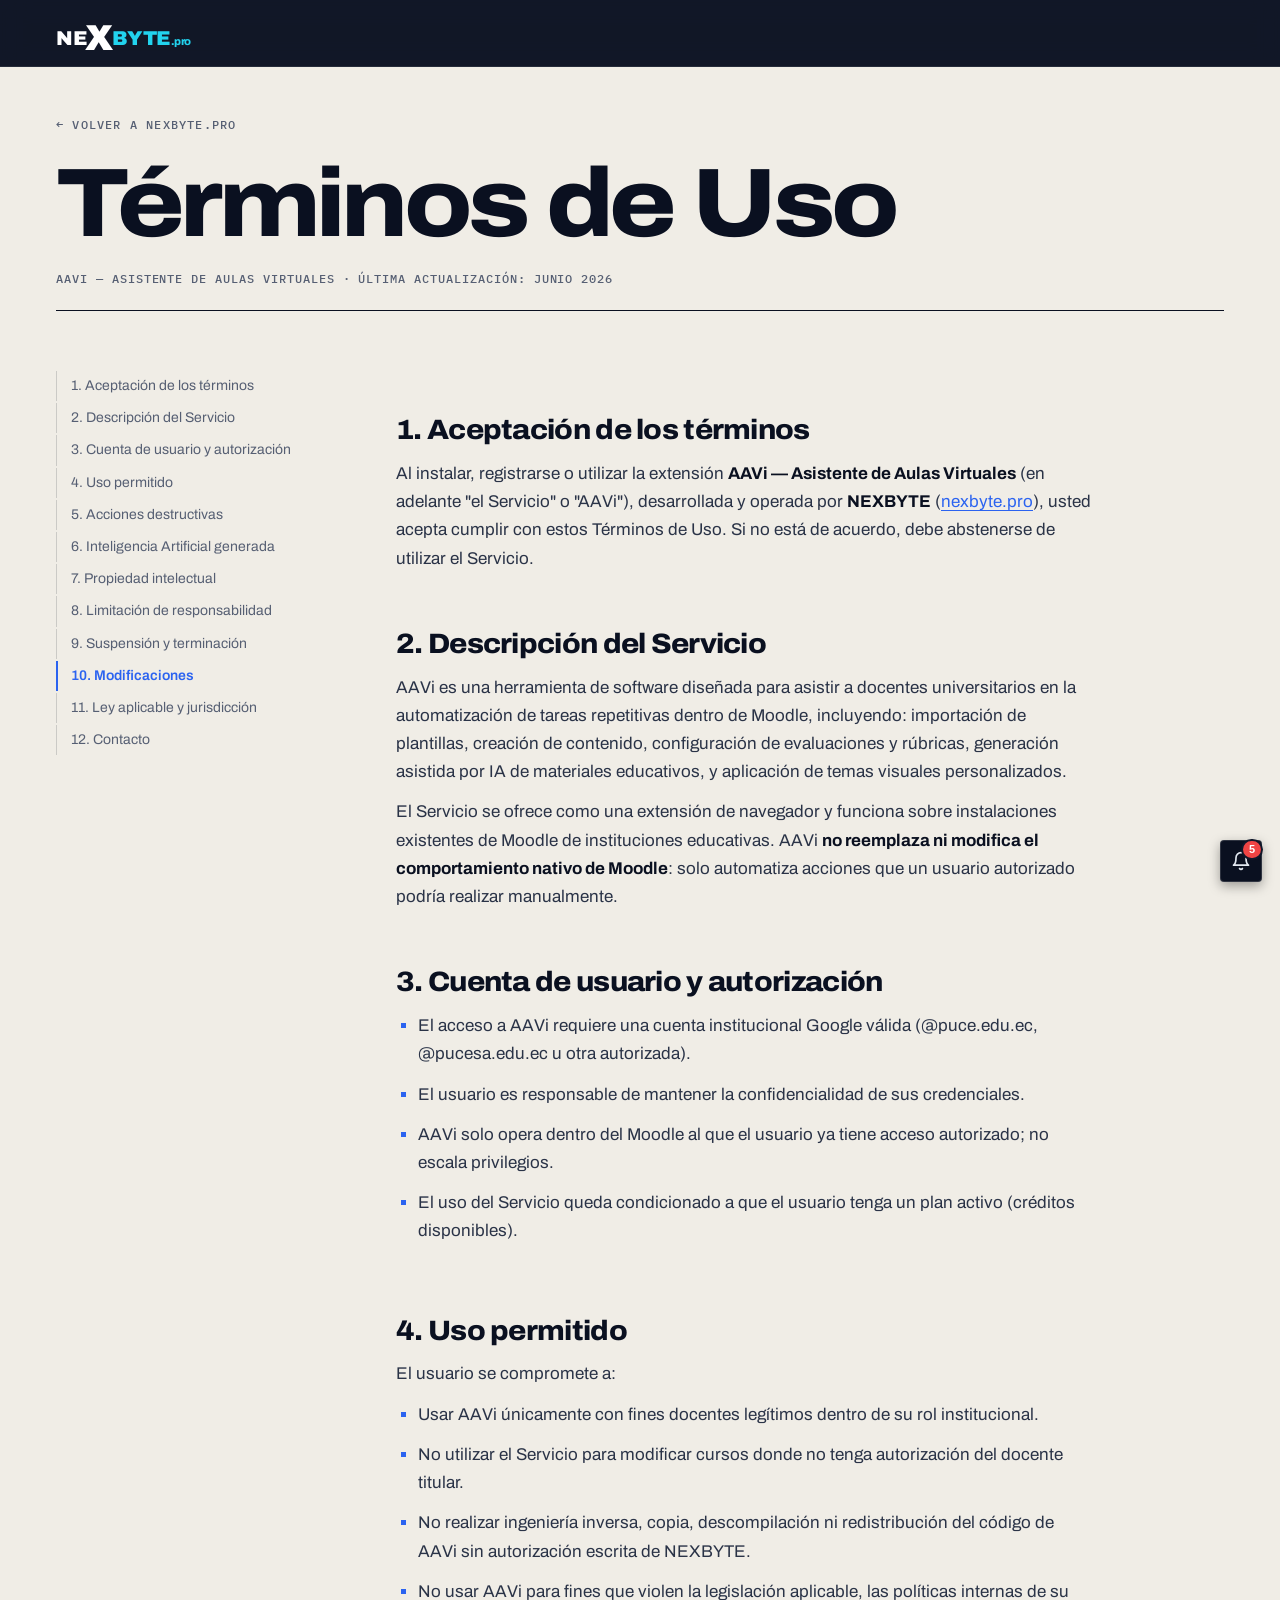
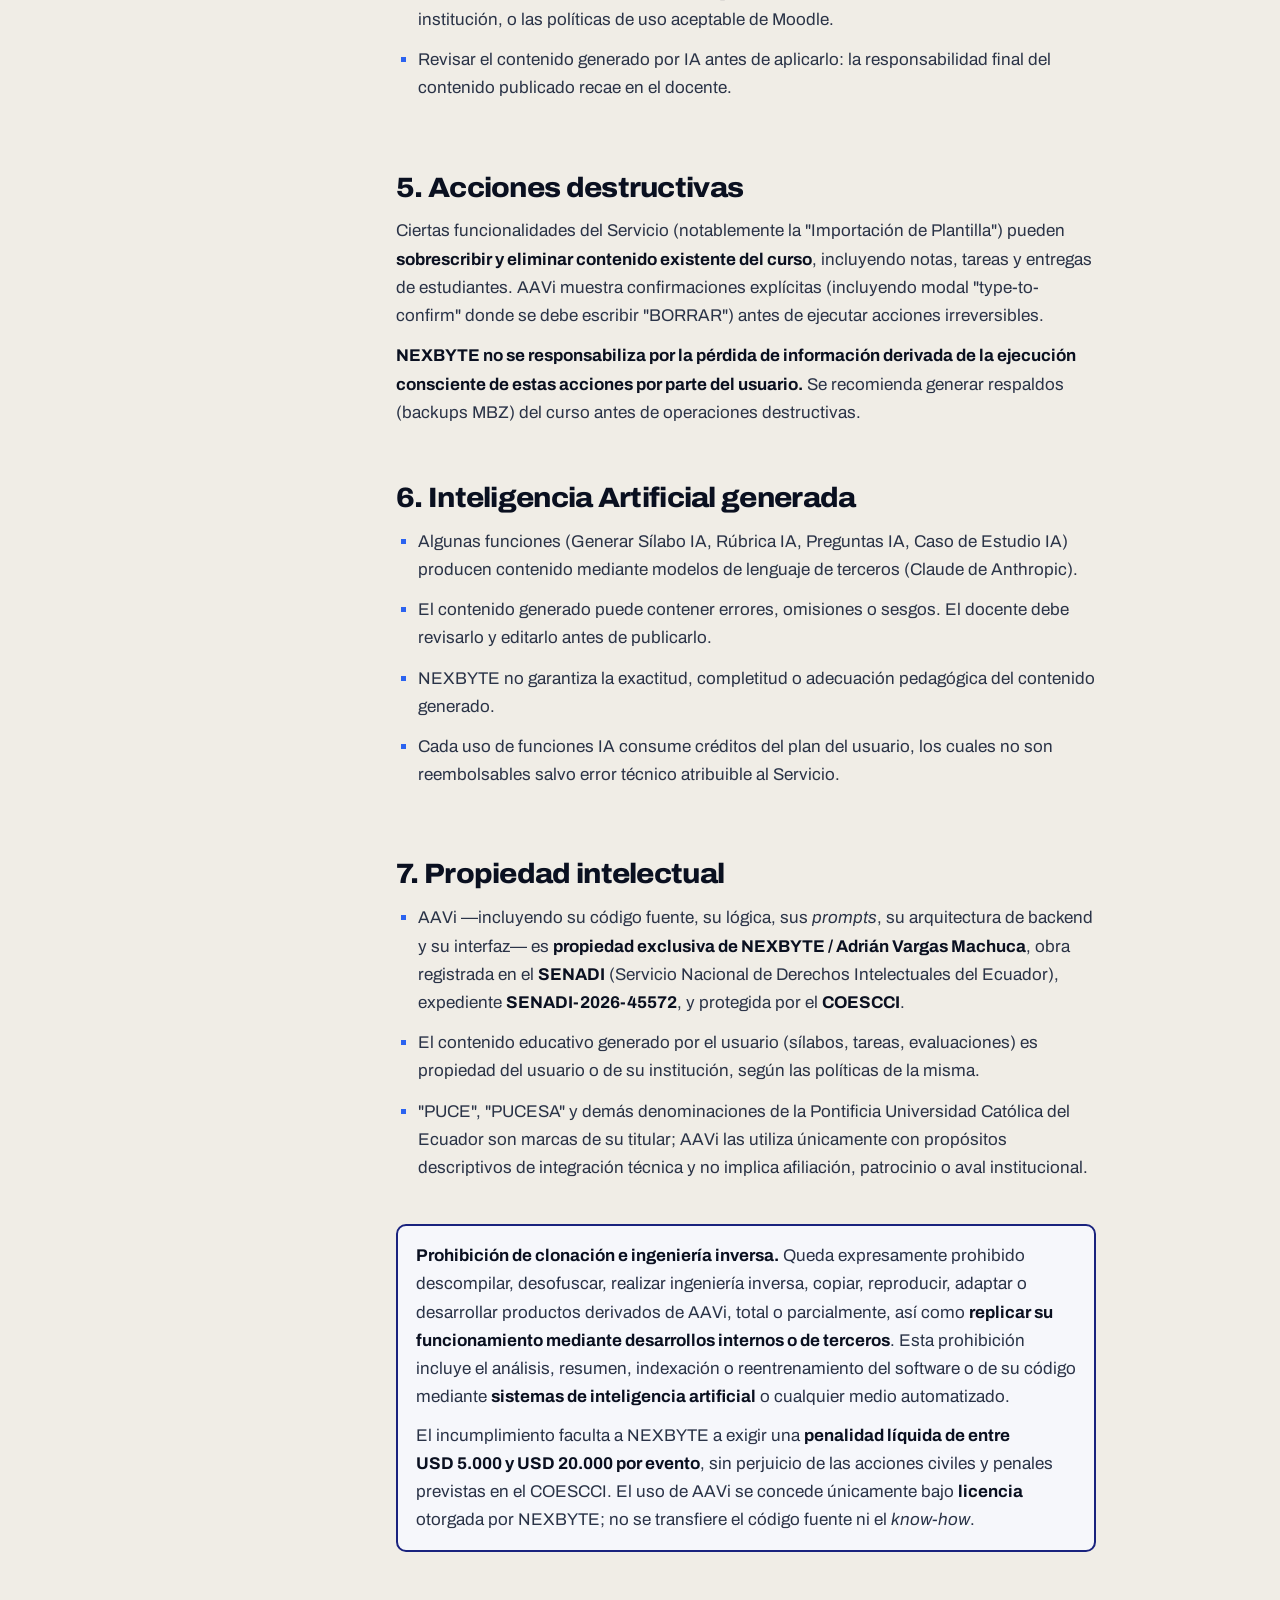
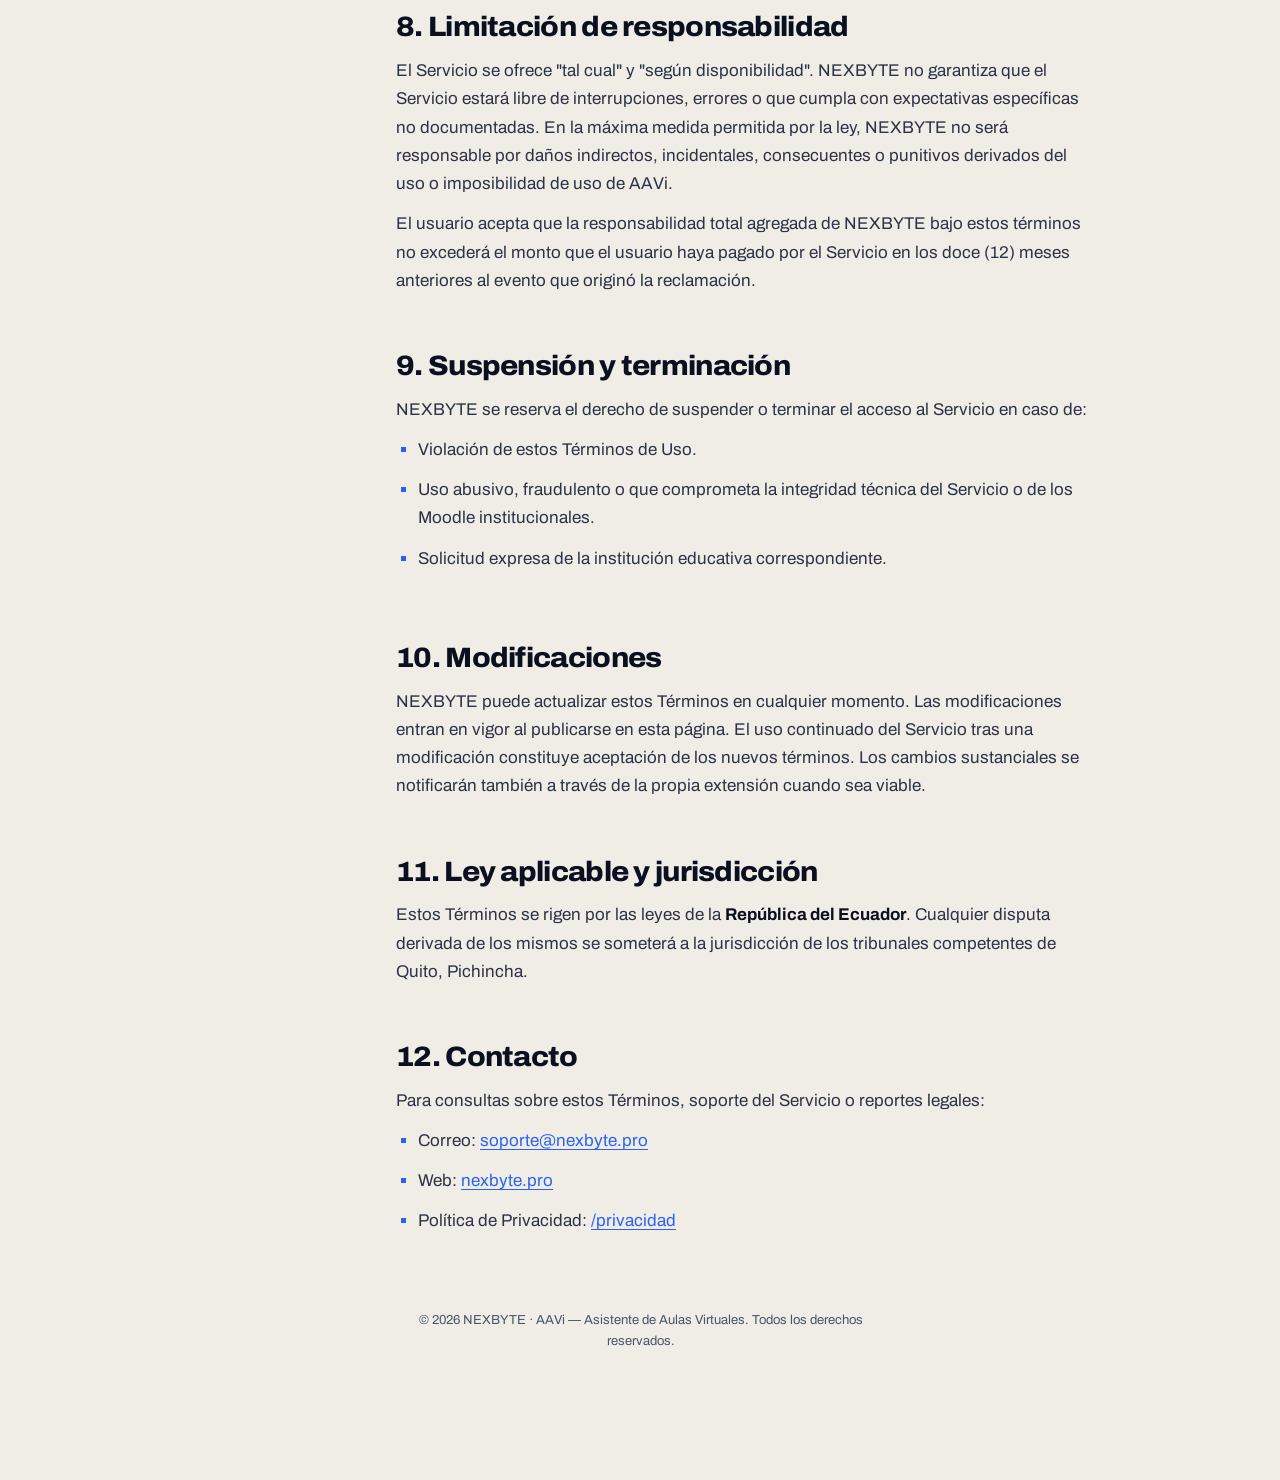
<file: terminos/index.html>
<!DOCTYPE html>
<html lang="es">
<head>
<meta charset="UTF-8">
<meta name="viewport" content="width=device-width, initial-scale=1.0">
<link rel="icon" type="image/svg+xml" href="/favicon.svg">
<title>Términos de Uso — AAVi · Generador de Aulas Virtuales | NEXBYTE.pro</title>
  <link rel="canonical" href="https://nexbyte.pro/terminos">
<meta name="theme-color" content="#0a1020">
<link rel="preconnect" href="https://fonts.googleapis.com">
<link rel="preconnect" href="https://fonts.gstatic.com" crossorigin>
<link href="https://fonts.googleapis.com/css2?family=Archivo:ital,wdth,wght@0,62..125,300..900;1,62..125,300..900&family=IBM+Plex+Mono:wght@400;500&display=swap" rel="stylesheet">
<link rel="stylesheet" href="/nx-logo.css">
<link rel="stylesheet" href="/nx/sitio.css">
<script>document.documentElement.classList.add('js')</script>
</head>
<body>

<nav class="barra" aria-label="Principal">
  <div class="caja barra-in">
    <a href="/" class="nx-brand">NE<span class="nx-x">X</span><span class="nx-byte">BYTE</span><span class="nx-pro">.pro</span></a>
  </div>
</nav>

<main class="legal" data-seccion="documento">
<div class="container">
  <a href="/" class="back">← Volver a NEXBYTE.pro</a>
  <h1>Términos de Uso</h1>
  <p class="subtitle">AAVi — Asistente de Aulas Virtuales · Última actualización: junio 2026</p>

  <h2>1. Aceptación de los términos</h2>
  <p>
    Al instalar, registrarse o utilizar la extensión <strong>AAVi — Asistente de Aulas Virtuales</strong>
    (en adelante "el Servicio" o "AAVi"), desarrollada y operada por <strong>NEXBYTE</strong>
    (<a href="https://nexbyte.pro" target="_blank">nexbyte.pro</a>), usted acepta cumplir con estos
    Términos de Uso. Si no está de acuerdo, debe abstenerse de utilizar el Servicio.
  </p>

  <h2>2. Descripción del Servicio</h2>
  <p>
    AAVi es una herramienta de software diseñada para asistir a docentes universitarios en la
    automatización de tareas repetitivas dentro de Moodle, incluyendo: importación de plantillas,
    creación de contenido, configuración de evaluaciones y rúbricas, generación asistida por IA de
    materiales educativos, y aplicación de temas visuales personalizados.
  </p>
  <p>
    El Servicio se ofrece como una extensión de navegador y funciona sobre instalaciones existentes
    de Moodle de instituciones educativas. AAVi <strong>no reemplaza ni modifica el comportamiento
    nativo de Moodle</strong>: solo automatiza acciones que un usuario autorizado podría realizar
    manualmente.
  </p>

  <h2>3. Cuenta de usuario y autorización</h2>
  <ul>
    <li>El acceso a AAVi requiere una cuenta institucional Google válida (@puce.edu.ec, @pucesa.edu.ec u otra autorizada).</li>
    <li>El usuario es responsable de mantener la confidencialidad de sus credenciales.</li>
    <li>AAVi solo opera dentro del Moodle al que el usuario ya tiene acceso autorizado; no escala privilegios.</li>
    <li>El uso del Servicio queda condicionado a que el usuario tenga un plan activo (créditos disponibles).</li>
  </ul>

  <h2>4. Uso permitido</h2>
  <p>El usuario se compromete a:</p>
  <ul>
    <li>Usar AAVi únicamente con fines docentes legítimos dentro de su rol institucional.</li>
    <li>No utilizar el Servicio para modificar cursos donde no tenga autorización del docente titular.</li>
    <li>No realizar ingeniería inversa, copia, descompilación ni redistribución del código de AAVi sin autorización escrita de NEXBYTE.</li>
    <li>No usar AAVi para fines que violen la legislación aplicable, las políticas internas de su institución, o las políticas de uso aceptable de Moodle.</li>
    <li>Revisar el contenido generado por IA antes de aplicarlo: la responsabilidad final del contenido publicado recae en el docente.</li>
  </ul>

  <h2>5. Acciones destructivas</h2>
  <p>
    Ciertas funcionalidades del Servicio (notablemente la "Importación de Plantilla") pueden
    <strong>sobrescribir y eliminar contenido existente del curso</strong>, incluyendo notas, tareas
    y entregas de estudiantes. AAVi muestra confirmaciones explícitas (incluyendo modal "type-to-confirm"
    donde se debe escribir "BORRAR") antes de ejecutar acciones irreversibles.
  </p>
  <p>
    <strong>NEXBYTE no se responsabiliza por la pérdida de información derivada de la ejecución
    consciente de estas acciones por parte del usuario.</strong> Se recomienda generar respaldos
    (backups MBZ) del curso antes de operaciones destructivas.
  </p>

  <h2>6. Inteligencia Artificial generada</h2>
  <ul>
    <li>Algunas funciones (Generar Sílabo IA, Rúbrica IA, Preguntas IA, Caso de Estudio IA) producen contenido mediante modelos de lenguaje de terceros (Claude de Anthropic).</li>
    <li>El contenido generado puede contener errores, omisiones o sesgos. El docente debe revisarlo y editarlo antes de publicarlo.</li>
    <li>NEXBYTE no garantiza la exactitud, completitud o adecuación pedagógica del contenido generado.</li>
    <li>Cada uso de funciones IA consume créditos del plan del usuario, los cuales no son reembolsables salvo error técnico atribuible al Servicio.</li>
  </ul>

  <h2>7. Propiedad intelectual</h2>
  <ul>
    <li>AAVi —incluyendo su código fuente, su lógica, sus <em>prompts</em>, su arquitectura de backend y su interfaz— es <strong>propiedad exclusiva de NEXBYTE / Adrián Vargas Machuca</strong>, obra registrada en el <strong>SENADI</strong> (Servicio Nacional de Derechos Intelectuales del Ecuador), expediente <strong>SENADI-2026-45572</strong>, y protegida por el <strong>COESCCI</strong>.</li>
    <li>El contenido educativo generado por el usuario (sílabos, tareas, evaluaciones) es propiedad del usuario o de su institución, según las políticas de la misma.</li>
    <li>"PUCE", "PUCESA" y demás denominaciones de la Pontificia Universidad Católica del Ecuador son marcas de su titular; AAVi las utiliza únicamente con propósitos descriptivos de integración técnica y no implica afiliación, patrocinio o aval institucional.</li>
  </ul>
  <div style="margin:16px 0;padding:16px 18px;border:2px solid #1a237e;border-radius:10px;background:#f6f7fb;">
    <p style="margin:0 0 10px;"><strong>Prohibición de clonación e ingeniería inversa.</strong> Queda expresamente prohibido descompilar, desofuscar, realizar ingeniería inversa, copiar, reproducir, adaptar o desarrollar productos derivados de AAVi, total o parcialmente, así como <strong>replicar su funcionamiento mediante desarrollos internos o de terceros</strong>. Esta prohibición incluye el análisis, resumen, indexación o reentrenamiento del software o de su código mediante <strong>sistemas de inteligencia artificial</strong> o cualquier medio automatizado.</p>
    <p style="margin:0;">El incumplimiento faculta a NEXBYTE a exigir una <strong>penalidad líquida de entre USD&nbsp;5.000 y USD&nbsp;20.000 por evento</strong>, sin perjuicio de las acciones civiles y penales previstas en el COESCCI. El uso de AAVi se concede únicamente bajo <strong>licencia</strong> otorgada por NEXBYTE; no se transfiere el código fuente ni el <em>know-how</em>.</p>
  </div>

  <h2>8. Limitación de responsabilidad</h2>
  <p>
    El Servicio se ofrece "tal cual" y "según disponibilidad". NEXBYTE no garantiza que el Servicio
    estará libre de interrupciones, errores o que cumpla con expectativas específicas no documentadas.
    En la máxima medida permitida por la ley, NEXBYTE no será responsable por daños indirectos,
    incidentales, consecuentes o punitivos derivados del uso o imposibilidad de uso de AAVi.
  </p>
  <p>
    El usuario acepta que la responsabilidad total agregada de NEXBYTE bajo estos términos no
    excederá el monto que el usuario haya pagado por el Servicio en los doce (12) meses anteriores
    al evento que originó la reclamación.
  </p>

  <h2>9. Suspensión y terminación</h2>
  <p>
    NEXBYTE se reserva el derecho de suspender o terminar el acceso al Servicio en caso de:
  </p>
  <ul>
    <li>Violación de estos Términos de Uso.</li>
    <li>Uso abusivo, fraudulento o que comprometa la integridad técnica del Servicio o de los Moodle institucionales.</li>
    <li>Solicitud expresa de la institución educativa correspondiente.</li>
  </ul>

  <h2>10. Modificaciones</h2>
  <p>
    NEXBYTE puede actualizar estos Términos en cualquier momento. Las modificaciones entran en
    vigor al publicarse en esta página. El uso continuado del Servicio tras una modificación
    constituye aceptación de los nuevos términos. Los cambios sustanciales se notificarán también
    a través de la propia extensión cuando sea viable.
  </p>

  <h2>11. Ley aplicable y jurisdicción</h2>
  <p>
    Estos Términos se rigen por las leyes de la <strong>República del Ecuador</strong>. Cualquier
    disputa derivada de los mismos se someterá a la jurisdicción de los tribunales competentes de
    Quito, Pichincha.
  </p>

  <h2>12. Contacto</h2>
  <p>
    Para consultas sobre estos Términos, soporte del Servicio o reportes legales:
  </p>
  <ul>
    <li>Correo: <a href="mailto:soporte@nexbyte.pro">soporte@nexbyte.pro</a></li>
    <li>Web: <a href="https://nexbyte.pro" target="_blank">nexbyte.pro</a></li>
    <li>Política de Privacidad: <a href="/privacidad">/privacidad</a></li>
  </ul>

  <p style="margin-top:48px;font-size:13px;color:#475569;text-align:center">
    © 2026 NEXBYTE · AAVi — Asistente de Aulas Virtuales. Todos los derechos reservados.
  </p>
</div>
</main>

<script defer src="/nx/sitio.js"></script>
<script defer src="/notifications.js"></script>
</body>
</html>
</file>
<file: nx-logo.css>
/* ============================================================
   Logo oficial NEXBYTE.pro — FUENTE ÚNICA compartida.
   Editar este archivo actualiza el logo en TODAS las páginas
   que lo enlacen con <link rel="stylesheet" href="/nx-logo.css">.

   Markup esperado:
   <a class="... nx-brand">NE<span class="nx-x">X</span><span class="nx-byte">BYTE</span><span class="nx-pro">.pro</span></a>

   La doble clase .nx-brand.nx-brand sube la especificidad a (0,2,0)
   para ganar a reglas locales tipo .nav-logo { display:flex } o
   .nav-logo { letter-spacing:3px } que rompían la alineación/espaciado.
   ============================================================ */

@keyframes nbPearlHtml { 0%,100% {color:#FFFFFF;} 20% {color:#E0F7FA;} 40% {color:#FFFFFF;} 60% {color:#F3E8FF;} 80% {color:#FFF5E1;} }
@keyframes nbGlowHtml  { 0%,100% {text-shadow:0 0 2px rgba(255,255,255,0.3);} 50% {text-shadow:0 0 10px rgba(255,255,255,0.7),0 0 20px rgba(224,247,250,0.35);} }

.nx-brand.nx-brand {
  display: inline-block;
  align-items: normal;
  line-height: 1;
  letter-spacing: -0.5px;
}
.nx-brand .nx-x {
  color: #FFFFFF;
  font-size: 1.8em;
  line-height: 1;
  margin: 0 -1px;
  display: inline-block;
  transform: translateY(0.15em);
  animation: nbPearlHtml 4s ease-in-out infinite, nbGlowHtml 4s ease-in-out infinite;
}
.nx-brand .nx-byte { color: #22D3EE; }
.nx-brand .nx-pro  { color: #22D3EE; font-size: 0.55em; font-weight: 800; margin-left: 1px; }
</file>
<file: nx/sitio.css>
/* ============================================================
   NEXBYTE.pro — hoja de estilos única del sitio.
   Idea visual: papel y tinta, tipografía ancha de imprenta y un
   motivo propio, el «byte» (ocho celdas), que numera secciones,
   dibuja los iconos y anima la portada.
   Cada página enlaza este archivo; no hay estilos por página.
   ============================================================ */

:root {
  --tinta: #0a1020; --tinta-2: #111a30; --tinta-3: #1a2540;
  --papel: #f0ede6; --papel-2: #e6e2d8; --hoja: #fbfaf7;
  --gris: #565f73; --gris-2: #8a91a2;
  --azul: #2b63f0; --azul-2: #1d49c2; --cian: #22d3ee; --cian-2: #0e7c93;
  --verde: #1f9d6b; --rojo: #d6453d;
  --ancha: 'Archivo', 'Helvetica Neue', Arial, sans-serif;
  --mono: 'IBM Plex Mono', ui-monospace, Menlo, monospace;
  --ancho: 1240px; --borde: clamp(20px, 4.4vw, 56px);
  --salida: cubic-bezier(.16, 1, .3, 1);

  /* Tema claro (por defecto). Las secciones .oscuro redefinen estas cinco. */
  --fondo: var(--papel); --texto: var(--tinta); --suave: var(--gris); --linea: rgba(10, 16, 32, .16); --acento: var(--azul); --tarjeta: var(--hoja);
}
.oscuro {
  --fondo: var(--tinta); --texto: #f3f1ea; --suave: #9aa6bf; --linea: rgba(255, 255, 255, .13); --acento: var(--cian); --tarjeta: var(--tinta-2);
  background: var(--fondo); color: var(--texto);
}

@view-transition { navigation: auto; }
::view-transition-old(root), ::view-transition-new(root) { animation-duration: .28s; }

*, *::before, *::after { box-sizing: border-box; }
* { margin: 0; }
html { -webkit-text-size-adjust: 100%; scroll-behavior: smooth; scroll-padding-top: 84px; overflow-x: clip; }
body {
  background: var(--fondo); color: var(--texto);
  font: 400 17px/1.55 var(--ancha); font-stretch: 100%;
  -webkit-font-smoothing: antialiased; text-rendering: optimizeLegibility; overflow-x: clip;
}
img, svg, canvas { display: block; max-width: 100%; }
a { color: inherit; text-decoration: none; }
button, input { font: inherit; color: inherit; }
ul, ol { padding: 0; list-style: none; }
::selection { background: var(--azul); color: #fff; }
:focus-visible { outline: 2px solid var(--acento); outline-offset: 3px; border-radius: 3px; }
.solo-lector { position: absolute; width: 1px; height: 1px; overflow: hidden; clip-path: inset(50%); white-space: nowrap; }

.caja { width: 100%; max-width: calc(var(--ancho) + var(--borde) * 2); margin-inline: auto; padding-inline: var(--borde); }
.mono { font: 500 12px/1.3 var(--mono); letter-spacing: .1em; text-transform: uppercase; }
section, header, footer { position: relative; }

/* ───────── El byte: ocho celdas; las encendidas escriben un número en binario ───────── */
.byte { display: inline-grid; grid-template-columns: repeat(8, 5px); gap: 2px; vertical-align: middle; }
.byte i { width: 5px; height: 5px; background: currentColor; opacity: .2; }
.byte i.on { opacity: 1; background: var(--acento); }
html.js .byte i.on { transform: scale(0); transition: transform .5s var(--salida); transition-delay: calc(var(--k) * 45ms + .15s); }
html.js .visto .byte i.on, html.js .byte.visto i.on { transform: none; }

/* Iconos: dibujados celda a celda sobre una rejilla de 8 × 8 (los pinta sitio.js) */
.glifo { display: inline-block; width: 40px; height: 40px; flex: none; color: var(--texto); }
.glifo svg { width: 100%; height: 100%; }
.glifo .a { fill: var(--acento); }
.glifo.chico { width: 18px; height: 18px; }
.glifo.medio { width: 28px; height: 28px; }

/* ───────── Rótulo de sección ───────── */
.rotulo { display: flex; align-items: center; gap: 12px; color: var(--suave); }
.rotulo b { font-weight: 500; color: var(--texto); }

/* ───────── Titulares ───────── */
h1, h2, h3 { font-weight: 800; font-stretch: 112%; letter-spacing: -.03em; line-height: 1; text-wrap: balance; }
.t-2 { font-size: clamp(34px, 5.4vw, 76px); line-height: .96; }
.t-3 { font-size: clamp(22px, 2.2vw, 30px); font-stretch: 105%; letter-spacing: -.02em; line-height: 1.08; }
h1 em, h2 em, .enfasis { font-style: italic; font-weight: 500; font-stretch: 78%; letter-spacing: -.02em; color: var(--acento); }
.bajada { font-size: clamp(17px, 1.5vw, 20px); line-height: 1.5; color: var(--suave); max-width: 46ch; text-wrap: pretty; }

/* Línea que sube al aparecer */
.l { display: block; overflow: hidden; padding-bottom: .09em; margin-bottom: -.09em; }
.l > span { display: block; }
html.js .l > span { transform: translateY(108%); transition: transform 1.05s var(--salida); transition-delay: calc(var(--i, 0) * 90ms); }
html.js .visto .l > span, html.js .l.visto > span { transform: none; }

/* Aparición genérica */
html.js [data-ver] { opacity: 0; transform: translateY(22px); transition: opacity .8s ease, transform .9s var(--salida); transition-delay: calc(var(--i, 0) * 70ms); }
html.js [data-ver].visto { opacity: 1; transform: none; }
html.js [data-ver="titulo"] { opacity: 1; transform: none; }

/* ───────── Botones ───────── */
.boton {
  --b-fondo: var(--texto); --b-texto: var(--fondo); --b-tinte: var(--azul);
  position: relative; display: inline-flex; align-items: center; justify-content: center; gap: 14px; isolation: isolate; overflow: hidden;
  padding: 17px 24px 17px 26px; border: 0; border-radius: 4px; cursor: pointer;
  background: var(--b-fondo); color: var(--b-texto);
  font: 600 15.5px/1 var(--ancha); font-stretch: 104%; letter-spacing: -.005em; white-space: nowrap;
  transition: color .35s ease;
}
.boton::before { content: ''; position: absolute; inset: 0; z-index: -1; background: var(--b-tinte); transform: translateY(101%); transition: transform .5s var(--salida); }
.boton:hover { color: #fff; }
.boton:hover::before { transform: none; }
.boton .fl { width: 18px; height: 10px; flex: none; transition: transform .45s var(--salida); }
.boton:hover .fl { transform: translateX(5px); }
.boton.linea { --b-fondo: transparent; --b-texto: var(--texto); box-shadow: inset 0 0 0 1px var(--linea); }
.boton.linea:hover { box-shadow: inset 0 0 0 1px var(--b-tinte); }
.boton.azul { --b-fondo: var(--azul); --b-texto: #fff; --b-tinte: var(--tinta); }
.oscuro .boton.azul { --b-tinte: #fff; }
.oscuro .boton.azul:hover { color: var(--tinta); }
.boton.chico { padding: 12px 16px 12px 18px; font-size: 14px; gap: 10px; }
.boton.todo { width: 100%; }
.boton:disabled { opacity: .5; cursor: not-allowed; }
.boton:disabled::before { display: none; }
.fila-botones { display: flex; flex-wrap: wrap; gap: 12px; }

.enlace { display: inline-flex; align-items: center; gap: 10px; font-weight: 600; background: linear-gradient(currentColor, currentColor) 0 100% / 100% 1px no-repeat; padding-bottom: 3px; transition: background-size .45s var(--salida), color .25s; }
.enlace:hover { background-size: 0 1px; background-position: 100% 100%; color: var(--acento); }
.enlace .fl { width: 16px; height: 9px; transition: transform .4s var(--salida); }
.enlace:hover .fl { transform: translateX(4px); }

/* ───────── Barra superior ───────── */
.barra { position: fixed; inset: 0 0 auto 0; z-index: 90; background: rgba(10, 16, 32, .97); color: #f3f1ea; backdrop-filter: blur(14px) saturate(140%); -webkit-backdrop-filter: blur(14px) saturate(140%); border-bottom: 1px solid rgba(255, 255, 255, .09); transition: transform .45s var(--salida); }
.barra.oculta { transform: translateY(-101%); }
.barra-in { display: flex; align-items: center; justify-content: space-between; gap: 20px; height: 66px; }
.barra .nx-brand { font-size: 20px; font-weight: 900; color: #fff; view-transition-name: marca; }
.barra-izq { display: flex; align-items: center; gap: 16px; }
.volver { display: inline-grid; place-items: center; width: 36px; height: 36px; border-radius: 4px; box-shadow: inset 0 0 0 1px rgba(255, 255, 255, .16); transition: background .25s, color .25s; }
.volver:hover { background: #fff; color: var(--tinta); }
.volver svg { width: 16px; height: 9px; transform: scaleX(-1); }
.volver.texto { width: auto; padding: 0 14px; gap: 10px; display: inline-flex; font-size: 14px; font-weight: 500; }
.menu { display: flex; align-items: center; gap: clamp(18px, 2.4vw, 34px); }
.menu a:not(.boton) { position: relative; font-size: 14.5px; font-weight: 500; color: #c3cbdc; padding: 6px 0; transition: color .25s; }
.menu a:not(.boton)::after { content: ''; position: absolute; left: 0; right: 0; bottom: 0; height: 1px; background: var(--cian); transform: scaleX(0); transform-origin: 100% 50%; transition: transform .4s var(--salida); }
.menu a:not(.boton):hover { color: #fff; }
.menu a:not(.boton):hover::after { transform: none; transform-origin: 0 50%; }
.barra .boton { --b-fondo: #f3f1ea; --b-texto: var(--tinta); }
.seguro { display: inline-flex; align-items: center; gap: 9px; color: #b9c3d6; }
.seguro .glifo { color: #5fe0a4; }
.abre-menu { display: none; width: 44px; height: 44px; margin-right: -10px; border: 0; background: none; cursor: pointer; position: relative; }
.abre-menu i { position: absolute; left: 11px; right: 11px; height: 2px; background: currentColor; transition: transform .4s var(--salida), top .4s var(--salida); }
.abre-menu i:nth-child(1) { top: 17px; } .abre-menu i:nth-child(2) { top: 25px; }
.barra.abierta .abre-menu i:nth-child(1) { top: 21px; transform: rotate(45deg); }
.barra.abierta .abre-menu i:nth-child(2) { top: 21px; transform: rotate(-45deg); }
@media (max-width: 820px) {
  .barra.con-menu .abre-menu { display: block; }
  .barra.con-menu .menu {
    position: fixed; inset: 66px 0 auto 0; height: calc(100dvh - 66px); padding: 28px var(--borde) 40px;
    flex-direction: column; align-items: stretch; gap: 0; background: var(--tinta);
    opacity: 0; visibility: hidden; transform: translateY(-12px); transition: opacity .3s, transform .45s var(--salida), visibility 0s .45s;
  }
  .barra.con-menu.abierta .menu { opacity: 1; visibility: visible; transform: none; transition-delay: 0s; }
  .barra.con-menu .menu a:not(.boton) { font-size: 30px; font-weight: 700; font-stretch: 110%; letter-spacing: -.02em; color: #fff; padding: 18px 0; border-bottom: 1px solid rgba(255, 255, 255, .12); }
  .barra.con-menu .menu a:not(.boton)::after { display: none; }
  .barra.con-menu .menu .boton { margin-top: 28px; padding: 20px; font-size: 17px; }
  .seguro span { display: none; }
}
.bajo-barra { padding-top: 66px; }

/* La campana de avisos (notifications.js) baja a la esquina inferior para no pisar la barra */
#nx-notif-wrap { top: auto !important; bottom: 18px; right: 18px !important; }
#nx-notif-btn { border-radius: 4px !important; background: var(--tinta) !important; }
#nx-notif-dropdown { top: auto !important; bottom: 52px; border-radius: 6px !important; max-width: calc(100vw - 36px); }

/* ───────── Portada (inicio) ───────── */
.portada { min-height: 100svh; display: flex; flex-direction: column; overflow: hidden; }
.portada .matriz { position: absolute; inset: 0; width: 100%; height: 100%; pointer-events: none; -webkit-mask-image: linear-gradient(100deg, transparent 38%, #000 88%); mask-image: linear-gradient(100deg, transparent 38%, #000 88%); }
.portada-in { position: relative; flex: 1; display: grid; grid-template-columns: minmax(0, 1fr); grid-template-rows: auto 1fr auto; gap: clamp(22px, 4vh, 44px); padding-top: clamp(100px, 15vh, 150px); padding-bottom: clamp(26px, 4vh, 44px); }
.portada h1 { align-self: center; font-size: clamp(46px, min(11.2vw, 18.5vh), 178px); font-stretch: 118%; line-height: .9; letter-spacing: -.045em; text-wrap: nowrap; }
.portada h1 em { font-weight: 300; font-stretch: 66%; letter-spacing: -.035em; padding-right: .06em; }
.portada h1 .l:nth-child(2) > span { display: inline-block; position: relative; }
.trazo { position: absolute; left: 0; right: .06em; bottom: -.02em; height: .09em; width: auto; overflow: visible; }
.trazo path { fill: none; stroke: var(--cian); stroke-width: 1.5; stroke-linecap: round; stroke-dasharray: 1; stroke-dashoffset: 1; }
html.js .visto .trazo path, html:not(.js) .trazo path { stroke-dashoffset: 0; transition: stroke-dashoffset 1.1s cubic-bezier(.6, 0, .2, 1) .85s; }
.portada-pie { display: flex; align-items: flex-end; justify-content: space-between; gap: 32px; flex-wrap: wrap; }
.portada-pie .bajada { color: #c5cddd; }

.cifras { display: grid; grid-template-columns: repeat(3, 1fr); border-top: 1px solid var(--linea); }
.cifra { padding: clamp(18px, 2.6vh, 28px) 0 4px; display: flex; align-items: baseline; gap: 16px; }
.cifra + .cifra { padding-left: clamp(16px, 2.4vw, 34px); border-left: 1px solid var(--linea); }
.cifra b { font-size: clamp(30px, 3.8vw, 56px); font-weight: 800; font-stretch: 118%; letter-spacing: -.04em; line-height: 1; }
.cifra span { color: var(--suave); font-size: 14.5px; line-height: 1.3; max-width: 16ch; }
@media (max-width: 760px) {
  .portada h1 { font-size: clamp(36px, 12.4vw, 96px); font-stretch: 106%; }
  .portada-pie { flex-direction: column; align-items: stretch; }
  .portada-pie .boton { flex: 1; }
  .cifras { grid-template-columns: minmax(0, 1fr); }
  .cifra { padding: 14px 0; justify-content: space-between; }
  .cifra + .cifra { padding-left: 0; border-left: 0; border-top: 1px solid var(--linea); }
  .cifra span { text-align: right; max-width: none; }
  .portada .matriz { -webkit-mask-image: linear-gradient(170deg, #000 0, transparent 62%); mask-image: linear-gradient(170deg, #000 0, transparent 62%); opacity: .8; }
}

/* ───────── Cinta con el lema ───────── */
.cinta-lema { overflow: hidden; background: var(--azul); color: #fff; padding: 15px 0; }
.cinta-lema div { display: flex; width: max-content; animation: correr 34s linear infinite; }
.cinta-lema span { display: inline-flex; align-items: center; gap: 28px; padding-right: 28px; font-size: clamp(17px, 1.9vw, 24px); font-weight: 700; font-stretch: 118%; letter-spacing: -.02em; white-space: nowrap; }
.cinta-lema span::after { content: ''; width: 9px; height: 9px; background: var(--cian); }
@keyframes correr { to { transform: translateX(-50%); } }

/* ───────── Bloques ───────── */
.bloque { padding-block: clamp(72px, 11vw, 150px); }
.bloque.corto { padding-block: clamp(56px, 7vw, 100px); }
.cabeza { display: grid; gap: 22px; margin-bottom: clamp(36px, 5vw, 70px); }
.cabeza.centro { justify-items: center; text-align: center; }
.cabeza.centro .bajada { margin-inline: auto; }

/* Servicios: índice a la izquierda, lista a la derecha */
.dos { display: grid; grid-template-columns: minmax(0, 5fr) minmax(0, 7fr); gap: clamp(32px, 6vw, 96px); align-items: start; }
.dos > .fija { position: sticky; top: 110px; display: grid; gap: 22px; }
.lista-serv { border-top: 1px solid var(--texto); }
.serv { position: relative; display: grid; grid-template-columns: 44px 56px 1fr; gap: 0 18px; align-items: start; padding: 30px 0 32px; border-bottom: 1px solid var(--linea); }
.serv::before { content: ''; position: absolute; inset: 0 calc(var(--borde) * -.5); background: var(--hoja); transform: scaleY(0); transform-origin: 50% 100%; transition: transform .5s var(--salida); z-index: 0; }
.serv > * { position: relative; }
.serv .n { color: var(--suave); padding-top: 9px; }
.serv .glifo { grid-row: span 2; margin-top: 1px; transition: transform .5s var(--salida); }
.serv h3, .serv p { grid-column: 3; }
.serv h3 { font-size: clamp(22px, 2.3vw, 32px); margin-bottom: 10px; transition: transform .5s var(--salida); }
.serv p { color: var(--suave); max-width: 50ch; font-size: 16.5px; }
@media (hover: hover) {
  .serv:hover::before { transform: none; }
  .serv:hover h3 { transform: translateX(8px); }
  .serv:hover .glifo { transform: rotate(-90deg); }
}
@media (max-width: 900px) {
  .dos { grid-template-columns: minmax(0, 1fr); }
  .dos > .fija { position: static; }
  .serv { grid-template-columns: 34px 1fr; gap: 0 12px; padding: 24px 0 26px; }
  .serv .glifo { grid-row: 1; grid-column: 2; margin-bottom: 14px; }
  .serv .n { grid-row: 1; }
  .serv h3, .serv p { grid-column: 2; }
}

/* Producto */
.producto-rej { display: grid; grid-template-columns: minmax(0, 7fr) minmax(0, 5fr); gap: clamp(32px, 6vw, 90px); align-items: start; }
.producto-rej h2 { margin: 22px 0 22px; }
.sello { display: inline-flex; align-items: center; gap: 10px; margin: 26px 0 0; padding: 9px 14px; border-radius: 3px; color: #5fe0a4; box-shadow: inset 0 0 0 1px rgba(95, 224, 164, .38); }
.sello::before { content: ''; width: 7px; height: 7px; background: currentColor; animation: latir 2.2s ease-in-out infinite; }
@keyframes latir { 50% { opacity: .25; } }
.checks { display: grid; grid-template-columns: minmax(0, 1fr) 1fr; margin-top: 34px; border-top: 1px solid var(--linea); }
.checks li { display: flex; align-items: flex-start; gap: 12px; padding: 16px 16px 16px 0; border-bottom: 1px solid var(--linea); font-size: 16px; line-height: 1.35; }
.checks .glifo { margin-top: 2px; color: var(--acento); }
.ficha { background: var(--tarjeta); border: 1px solid var(--linea); border-radius: 6px; overflow: hidden; }
.ficha-arriba { position: relative; display: grid; justify-items: center; text-align: center; gap: 8px; padding: 44px 28px 34px; background: radial-gradient(120% 90% at 50% 0, rgba(43, 99, 240, .32), transparent 70%); }
.ficha-arriba img { width: 132px; height: auto; border-radius: 24%; margin-bottom: 14px; filter: drop-shadow(0 18px 30px rgba(0, 0, 0, .45)); animation: flotar 6s ease-in-out infinite; }
@keyframes flotar { 50% { transform: translateY(-8px); } }
.ficha-arriba h3 { font-size: 23px; }
.ficha-arriba p { color: var(--suave); font-size: 15px; }
.ficha-arriba .mono { margin-top: 10px; padding: 6px 12px; color: var(--cian); box-shadow: inset 0 0 0 1px rgba(34, 211, 238, .4); border-radius: 3px; font-size: 13px; letter-spacing: .16em; }
.ficha-abajo { padding: 24px 26px 26px; border-top: 1px solid var(--linea); display: grid; gap: 16px; }
.ficha-abajo .mono b { color: var(--cian); font-weight: 500; }
.ficha-ir { display: flex; align-items: center; justify-content: space-between; gap: 14px; flex-wrap: wrap; padding: 18px 18px; border-radius: 4px; background: var(--azul); color: #fff; transition: background .3s, color .3s; }
.ficha-ir b { font-size: 17px; font-stretch: 106%; }
.ficha-ir span { display: inline-flex; align-items: center; gap: 10px; font-size: 14.5px; font-weight: 600; white-space: nowrap; }
.ficha-ir .fl { width: 18px; height: 10px; transition: transform .45s var(--salida); }
.ficha-ir:hover { background: #fff; color: var(--tinta); }
.ficha-ir:hover .fl { transform: translateX(5px); }
.ficha-abajo small { color: var(--suave); font-size: 13.5px; line-height: 1.45; }
@media (max-width: 960px) { .producto-rej { grid-template-columns: minmax(0, 1fr); } }
@media (max-width: 560px) { .checks { grid-template-columns: minmax(0, 1fr); } }

/* Contacto */
.contacto { text-align: left; }
.contacto h2 { font-size: clamp(34px, 6.6vw, 104px); line-height: .92; letter-spacing: -.045em; }
.contacto-pie { display: flex; align-items: flex-end; justify-content: space-between; gap: 30px; flex-wrap: wrap; margin-top: clamp(30px, 5vw, 64px); padding-top: 28px; border-top: 1px solid var(--texto); }
.correo-grande { display: inline-flex; align-items: center; gap: .4em; font-size: clamp(22px, 4.2vw, 60px); font-weight: 700; font-stretch: 108%; letter-spacing: -.035em; line-height: 1; color: var(--azul); transition: color .3s; }
.correo-grande .fl { width: .75em; height: .42em; transition: transform .5s var(--salida); }
.correo-grande:hover { color: var(--tinta); }
.correo-grande:hover .fl { transform: translateX(.2em); }

/* ───────── Pie ───────── */
.pie { padding: clamp(54px, 7vw, 96px) 0 30px; }
.pie-rej { display: grid; grid-template-columns: 1.7fr 1fr 1fr 1fr; gap: 36px clamp(24px, 4vw, 60px); }
.pie .nx-brand { font-size: 26px; font-weight: 900; color: #fff; }
.pie-sobre { margin-top: 18px; color: var(--suave); font-size: 14.5px; line-height: 1.6; max-width: 36ch; }
.pie h4 { font: 500 12px/1.3 var(--mono); letter-spacing: .1em; text-transform: uppercase; color: var(--suave); margin-bottom: 18px; }
.pie-col a { display: block; width: fit-content; padding: 5px 0; font-size: 15.5px; color: #dfe4ee; transition: color .25s, transform .4s var(--salida); }
.pie-col a:hover { color: var(--cian); transform: translateX(4px); }
.pie-fin { display: flex; justify-content: space-between; flex-wrap: wrap; gap: 10px; margin-top: clamp(40px, 6vw, 80px); padding-top: 20px; border-top: 1px solid var(--linea); color: var(--suave); font-size: 13.5px; }
.pie-fin span { display: inline-flex; align-items: center; gap: 9px; }
.pie-min { padding: 26px 0 30px; border-top: 1px solid var(--linea); color: var(--suave); font-size: 13.5px; }
.pie-min .caja { display: flex; flex-wrap: wrap; gap: 8px 22px; align-items: center; }
.pie-min a { transition: color .25s; }
.pie-min a:hover { color: var(--acento); }
@media (max-width: 800px) { .pie-rej { grid-template-columns: minmax(0, 1fr) 1fr; } .pie-rej > :first-child { grid-column: 1 / -1; } }

/* ───────── /aulas ───────── */
.portada-aulas { padding: clamp(110px, 15vh, 160px) 0 clamp(50px, 7vw, 90px); overflow: hidden; }
.portada-aulas::before { content: ''; position: absolute; inset: 0; background: radial-gradient(60% 70% at 85% 20%, rgba(43, 99, 240, .3), transparent 70%); pointer-events: none; }
.aulas-rej { position: relative; display: grid; grid-template-columns: minmax(0, 6fr) minmax(0, 5fr); gap: clamp(36px, 5vw, 80px); align-items: center; }
.portada-aulas h1 { font-size: clamp(33px, 5vw, 78px); line-height: .93; letter-spacing: -.04em; margin: 26px 0 26px; }
.portada-aulas .bajada { color: #c5cddd; margin-bottom: 34px; }
.garantias { display: flex; flex-wrap: wrap; gap: 10px 26px; margin-top: 30px; padding-top: 22px; border-top: 1px solid var(--linea); color: var(--suave); font-size: 14.5px; }
.garantias li { display: inline-flex; align-items: center; gap: 9px; }
.garantias .glifo { color: var(--cian); }

.navegador { position: relative; background: #0d1528; border: 1px solid rgba(255, 255, 255, .14); border-radius: 8px; box-shadow: 0 50px 90px -40px rgba(0, 0, 0, .9); transform: perspective(1400px) rotateY(-7deg) rotateX(2deg); transform-origin: 0 50%; transition: transform 1s var(--salida); }
.navegador:hover { transform: none; }
.nav-franja { display: flex; align-items: center; gap: 7px; padding: 12px 14px; border-bottom: 1px solid rgba(255, 255, 255, .1); }
.nav-franja i { width: 9px; height: 9px; background: #2c3954; }
.nav-franja span { margin-left: 10px; flex: 1; min-width: 0; overflow: hidden; text-overflow: ellipsis; white-space: nowrap; padding: 6px 12px; background: rgba(0, 0, 0, .3); border-radius: 3px; font: 400 11.5px/1 var(--mono); color: #8794ae; }
.nav-cuerpo { padding: 16px 16px 20px; display: grid; gap: 10px; }
.aula-banner { display: flex; align-items: center; justify-content: space-between; gap: 12px; padding: 18px 18px; border-radius: 4px; color: #fff; background: linear-gradient(110deg, var(--azul), #1aa7d8); }
.aula-banner b { display: block; font-size: 19px; font-stretch: 110%; letter-spacing: -.02em; }
.aula-banner small { font-size: 12px; opacity: .85; }
.aula-banner .mono { display: inline-flex; align-items: center; gap: 7px; padding: 6px 9px; background: rgba(255, 255, 255, .18); border-radius: 3px; font-size: 11px; }
.aula-banner .glifo { color: #fff; }
.aula-banner .glifo .a { fill: #fff; }
.rda { border: 1px solid rgba(255, 255, 255, .1); border-radius: 4px; padding: 13px 14px 8px; }
.rda h4 { font: 500 11px/1 var(--mono); letter-spacing: .14em; color: var(--cian); margin-bottom: 8px; }
.rda li { display: flex; align-items: center; gap: 11px; padding: 7px 0; font-size: 14px; color: #c9d1e0; border-top: 1px solid rgba(255, 255, 255, .06); }
.rda li:first-of-type { border-top: 0; }
.rda .glifo { color: #7f8ba6; }
.rda li::after { content: ''; margin-left: auto; width: 6px; height: 6px; background: #5fe0a4; }
.aula-lista { position: absolute; right: -14px; bottom: -22px; display: flex; align-items: center; gap: 12px; padding: 12px 16px 12px 12px; background: #f3f1ea; color: var(--tinta); border-radius: 4px; box-shadow: 0 24px 40px -18px rgba(0, 0, 0, .8); }
.aula-lista img { width: 38px; height: 38px; }
.aula-lista b { display: block; font-size: 14.5px; font-stretch: 106%; }
.aula-lista small { font: 400 12px/1.2 var(--mono); color: var(--gris); font-variant-numeric: tabular-nums; }
/* El aula se arma pieza a pieza */
html.js .arma > * { opacity: 0; transform: translateY(10px); }
html.js .visto .arma > *, html.js .arma.visto > * { opacity: 1; transform: none; transition: opacity .5s ease, transform .6s var(--salida); transition-delay: calc(var(--p) * 380ms + .5s); }
html.js .aula-lista { opacity: 0; transform: translateY(12px) scale(.96); }
html.js .visto .aula-lista { opacity: 1; transform: none; transition: opacity .5s ease 3.4s, transform .7s var(--salida) 3.4s; }
@media (max-width: 960px) {
  .aulas-rej { grid-template-columns: minmax(0, 1fr); }
  .navegador { transform: none; }
  .aula-lista { right: 10px; bottom: -20px; }
}

.cifras.claras { border-top: 1px solid var(--texto); border-bottom: 1px solid var(--linea); }
.cifras.claras .cifra { padding-block: clamp(22px, 3vw, 38px); }
.cifras.claras .cifra b { font-size: clamp(40px, 5.6vw, 84px); }
.cifras.claras .cifra:first-child b { color: var(--azul); }

.pasos { display: grid; grid-template-columns: repeat(4, 1fr); border-top: 1px solid var(--texto); }
.paso { padding: 26px 26px 34px 0; display: grid; align-content: start; gap: 14px; }
.paso + .paso { padding-left: 26px; border-left: 1px solid var(--linea); }
.paso-arriba { display: flex; align-items: flex-start; justify-content: space-between; margin-bottom: clamp(20px, 4vw, 54px); }
.paso-arriba .n { font-size: clamp(46px, 5vw, 76px); font-weight: 800; font-stretch: 118%; letter-spacing: -.05em; line-height: .8; color: transparent; -webkit-text-stroke: 1.2px var(--texto); transition: color .5s, -webkit-text-stroke-color .5s; }
.paso:hover .n { color: var(--azul); -webkit-text-stroke-color: var(--azul); }
.paso h3 { font-size: 21px; font-stretch: 104%; line-height: 1.12; letter-spacing: -.02em; }
.paso p { color: var(--suave); font-size: 15.5px; }
.paso p b { color: var(--texto); font-weight: 600; }
@media (max-width: 980px) { .pasos { grid-template-columns: minmax(0, 1fr) 1fr; } .paso:nth-child(3) { padding-left: 0; border-left: 0; } .paso:nth-child(n+3) { border-top: 1px solid var(--linea); } }
@media (max-width: 600px) { .pasos { grid-template-columns: minmax(0, 1fr); } .paso { padding: 24px 0 28px; } .paso + .paso { padding-left: 0; border-left: 0; border-top: 1px solid var(--linea); } .paso-arriba { margin-bottom: 14px; } }

.compara { display: grid; gap: 0; }
.medida { padding: 26px 0 30px; border-top: 1px solid var(--linea); }
.medida:first-child { border-top-color: var(--texto); }
.medida-arriba { display: flex; align-items: flex-end; justify-content: space-between; gap: 16px; margin-bottom: 18px; }
.medida-arriba div { display: grid; gap: 8px; }
.medida-arriba .mono { color: var(--suave); }
.medida.rapida .medida-arriba .mono { color: var(--azul); }
.medida-arriba p { font-size: clamp(18px, 2vw, 24px); font-weight: 600; font-stretch: 104%; letter-spacing: -.015em; }
.medida-arriba b { font-size: clamp(40px, 6vw, 88px); font-stretch: 118%; letter-spacing: -.05em; line-height: .8; white-space: nowrap; }
.medida.rapida .medida-arriba b { color: var(--azul); }
.regla { height: 22px; background: repeating-linear-gradient(90deg, var(--linea) 0 1px, transparent 1px 8.333%); border-left: 1px solid var(--linea); border-right: 1px solid var(--linea); }
.regla i { display: block; height: 100%; background: var(--gris-2); transform-origin: 0 50%; }
.medida.rapida .regla i { width: 8.3%; background: var(--azul); }
html.js .regla i { transform: scaleX(0); transition: transform 1.6s var(--salida) .2s; }
html.js .visto .regla i { transform: none; }

.precios { display: grid; grid-template-columns: minmax(0, 1fr) 1fr; gap: 0; max-width: 980px; margin-inline: auto; border: 1px solid var(--texto); border-radius: 6px; overflow: hidden; }
.precio { padding: clamp(26px, 3.4vw, 44px); display: grid; align-content: start; gap: 6px; background: var(--hoja); }
.precio.pro { background: var(--tinta); color: #f3f1ea; --texto: #f3f1ea; --suave: #9aa6bf; --linea: rgba(255, 255, 255, .13); --acento: var(--cian); --fondo: var(--tinta); }
.precio-arriba { display: flex; align-items: center; justify-content: space-between; gap: 12px; min-height: 26px; }
.precio-arriba h3 { font-size: 22px; }
.precio-arriba .mono { color: var(--tinta); background: var(--cian); padding: 5px 9px; border-radius: 3px; font-size: 11px; }
.precio > p { color: var(--suave); font-size: 15px; }
.precio .monto { margin: 22px 0 6px; font-size: clamp(60px, 8vw, 104px); font-weight: 800; font-stretch: 118%; letter-spacing: -.055em; line-height: .86; }
.precio .monto span { font-size: 16px; font-weight: 500; font-stretch: 100%; letter-spacing: 0; color: var(--suave); }
.precio ul { margin: 18px 0 26px; border-top: 1px solid var(--linea); }
.precio li { display: flex; align-items: flex-start; gap: 11px; padding: 13px 0; border-bottom: 1px solid var(--linea); font-size: 15.5px; line-height: 1.35; }
.precio li .glifo { margin-top: 2px; color: var(--acento); }
.precio li b { font-weight: 700; }
.precio.pro .boton { --b-fondo: var(--cian); --b-texto: var(--tinta); --b-tinte: #fff; }
.precio.pro .boton:hover { color: var(--tinta); }
.nota-precio { text-align: center; margin-top: 26px; color: var(--suave); font-size: 15px; }
.nota-precio a { color: var(--azul); }
@media (max-width: 720px) { .precios { grid-template-columns: minmax(0, 1fr); } }

.citas { display: grid; grid-template-columns: repeat(3, 1fr); border-top: 1px solid var(--texto); }
.cita { padding: 28px 28px 30px 0; display: flex; flex-direction: column; gap: 22px; }
.cita + .cita { padding-left: 28px; border-left: 1px solid var(--linea); }
.estrellas { display: flex; gap: 4px; color: var(--azul); }
.estrellas svg { width: 15px; height: 15px; fill: currentColor; }
.cita blockquote { font-size: clamp(18px, 1.55vw, 21px); line-height: 1.4; font-weight: 500; letter-spacing: -.012em; text-wrap: pretty; flex: 1; }
.cita figcaption { display: flex; align-items: center; gap: 12px; padding-top: 18px; border-top: 1px solid var(--linea); }
.cita .inicial { display: grid; place-items: center; width: 40px; height: 40px; background: var(--tinta); color: var(--cian); font-weight: 800; font-stretch: 118%; }
.cita figcaption b { display: block; font-size: 15px; }
.cita figcaption small { color: var(--suave); font-size: 13.5px; }
@media (max-width: 900px) { .citas { grid-template-columns: minmax(0, 1fr); } .cita { padding: 26px 0; } .cita + .cita { padding-left: 0; border-left: 0; border-top: 1px solid var(--linea); } }

.cierre h2 { font-size: clamp(40px, 7.6vw, 122px); line-height: .92; letter-spacing: -.045em; max-width: 12ch; }
.cierre-pie { display: flex; align-items: flex-end; justify-content: space-between; gap: 30px; flex-wrap: wrap; margin-top: clamp(30px, 5vw, 60px); padding-top: 28px; border-top: 1px solid var(--linea); }
.cierre-pie .bajada { color: #c5cddd; }
.fino { margin-top: 26px; color: var(--suave); }

/* ───────── /planes ───────── */
.cab-pagina { padding: clamp(110px, 14vh, 150px) 0 clamp(26px, 4vw, 46px); }
.cab-pagina .caja { display: grid; gap: 22px; }
.cab-pagina h1 { font-size: clamp(42px, 7.6vw, 112px); line-height: .92; letter-spacing: -.045em; }
.selectores { display: flex; flex-wrap: wrap; gap: 12px 18px; align-items: center; }
.seg { display: inline-flex; padding: 4px; gap: 2px; border-radius: 4px; box-shadow: inset 0 0 0 1px var(--texto); }
.seg button { border: 0; background: transparent; cursor: pointer; padding: 11px 20px; border-radius: 2px; font-size: 15px; font-weight: 600; font-stretch: 104%; color: var(--suave); transition: background .3s, color .3s; display: inline-flex; align-items: center; gap: 8px; }
.seg button:hover { color: var(--texto); }
.seg button.on { background: var(--tinta); color: #f3f1ea; }
.seg.dur button.on { background: var(--azul); color: #fff; }
.save-badge:not(:empty) { font: 500 10.5px/1 var(--mono); letter-spacing: .06em; text-transform: uppercase; padding: 4px 6px; border-radius: 2px; background: var(--cian); color: var(--tinta); }
.plan { display: grid; grid-template-columns: minmax(0, 5fr) minmax(0, 7fr); border: 1px solid var(--texto); border-radius: 6px; overflow: hidden; background: var(--hoja); margin-top: 26px; position: relative; }
.plan-izq { padding: clamp(26px, 3.4vw, 46px); background: var(--tinta); color: #f3f1ea; display: flex; flex-direction: column; --suave: #9aa6bf; --linea: rgba(255, 255, 255, .13); --acento: var(--cian); --texto: #f3f1ea; --fondo: var(--tinta); transition: background .5s; }
.plan.reco .plan-izq { background: #0c1a44; }
.reco-tag { align-self: flex-start; margin-bottom: 18px; padding: 5px 9px; border-radius: 3px; background: var(--cian); color: var(--tinta); font: 500 11px/1.2 var(--mono); letter-spacing: .1em; }
.plan-izq .pn { font-size: clamp(26px, 3vw, 38px); font-weight: 800; font-stretch: 112%; letter-spacing: -.03em; line-height: 1; }
.plan-izq .pd { color: var(--suave); margin-top: 10px; font-size: 15.5px; }
.plan-izq .amt { margin-top: auto; padding-top: 40px; font-size: clamp(84px, 12vw, 168px); font-weight: 800; font-stretch: 118%; letter-spacing: -.06em; line-height: .8; }
.plan-izq .per { margin-top: 14px; font-size: 18px; font-weight: 600; }
.plan-izq .sub { color: var(--suave); font-size: 13.5px; margin: 4px 0 26px; }
.plan-izq .boton { --b-fondo: var(--cian); --b-texto: var(--tinta); --b-tinte: #fff; padding-block: 20px; font-size: 17px; }
.plan-izq .boton:hover { color: var(--tinta); }
.plan-der { padding: clamp(24px, 3.2vw, 44px); display: grid; gap: 30px; align-content: start; }
.feats { display: grid; grid-template-columns: minmax(0, 1fr) 1fr; border-top: 1px solid var(--linea); }
.feats li { display: flex; align-items: flex-start; gap: 11px; padding: 13px 12px 13px 0; border-bottom: 1px solid var(--linea); font-size: 15px; line-height: 1.35; }
.feats .glifo { margin-top: 2px; color: var(--azul); }
.tabla { width: 100%; border-collapse: collapse; font-size: 15px; }
.tabla th { text-align: left; padding: 0 0 10px; font: 500 11.5px/1.3 var(--mono); letter-spacing: .1em; text-transform: uppercase; color: var(--suave); border-bottom: 1px solid var(--texto); }
.tabla td { padding: 12px 0; border-bottom: 1px solid var(--linea); }
.tabla .c { text-align: right; width: 84px; font-weight: 700; font-variant-numeric: tabular-nums; }
.tabla .ai { text-align: right; width: 76px; color: var(--gris-2); }
.tabla tbody tr { transition: background .25s; }
.tabla tbody tr:hover { background: rgba(43, 99, 240, .06); }
.ai-pill { display: inline-block; font: 500 10.5px/1 var(--mono); letter-spacing: .08em; padding: 4px 6px; border-radius: 2px; background: var(--tinta); color: var(--cian); }
.cambia { animation: cambia .5s var(--salida); }
@keyframes cambia { from { opacity: 0; transform: translateY(14px); } }
.foot-note { margin-top: 22px; color: var(--suave); font-size: 14.5px; }
.foot-note b { color: var(--texto); font-weight: 600; }
.qr { display: grid; grid-template-columns: auto 1fr; gap: clamp(26px, 5vw, 70px); align-items: center; margin-top: clamp(50px, 7vw, 90px); padding-top: clamp(30px, 4vw, 50px); border-top: 1px solid var(--texto); scroll-margin-top: 90px; }
.qr-img { padding: 14px; background: #fff; border: 1px solid var(--linea); border-radius: 6px; }
.qr-img img { width: 232px; height: 232px; }
.qr h2 { font-size: clamp(30px, 4vw, 54px); margin: 16px 0 10px; }
.qr > div > p { color: var(--suave); }
.qr ol { margin-top: 22px; counter-reset: paso; border-top: 1px solid var(--linea); max-width: 60ch; }
.qr ol li { counter-increment: paso; display: grid; grid-template-columns: 34px 1fr; padding: 12px 0; border-bottom: 1px solid var(--linea); font-size: 15.5px; }
.qr ol li::before { content: '0' counter(paso); font: 500 12px/1.9 var(--mono); color: var(--azul); }
.qr ol li > * { grid-column: auto; }
.qr ol b { font-weight: 700; }
.qr ol a { color: var(--azul); font-weight: 600; }
@media (max-width: 860px) { .plan { grid-template-columns: minmax(0, 1fr); } .plan-izq .amt { padding-top: 26px; } .qr { grid-template-columns: minmax(0, 1fr); } .qr-img { justify-self: start; } }
@media (max-width: 560px) { .feats { grid-template-columns: minmax(0, 1fr); } .seg { width: 100%; } .seg button { flex: 1; justify-content: center; padding-inline: 10px; } }

/* ───────── /faq ───────── */
.buscador { position: relative; max-width: 720px; }
.buscador input { width: 100%; padding: 20px 18px 20px 54px; border: 0; border-radius: 4px; background: var(--hoja); box-shadow: inset 0 0 0 1px var(--texto); font-size: 17px; transition: box-shadow .25s; }
.buscador input:focus { outline: none; box-shadow: inset 0 0 0 2px var(--azul); }
.buscador input::placeholder { color: var(--gris-2); }
.buscador svg { position: absolute; left: 18px; top: 50%; width: 20px; height: 20px; transform: translateY(-50%); pointer-events: none; }
.tabs { display: flex; flex-wrap: wrap; gap: 8px; }
.tab-chip { border: 0; cursor: pointer; padding: 10px 15px; border-radius: 3px; background: transparent; box-shadow: inset 0 0 0 1px var(--linea); font-size: 14.5px; font-weight: 600; color: var(--suave); transition: background .25s, color .25s, box-shadow .25s; }
.tab-chip:hover { color: var(--texto); box-shadow: inset 0 0 0 1px var(--texto); }
.tab-chip.active { background: var(--tinta); color: #f3f1ea; box-shadow: none; }
.faq-cuerpo { padding-bottom: clamp(60px, 8vw, 110px); }
.faq-section { display: grid; grid-template-columns: minmax(0, 3fr) minmax(0, 9fr); gap: 0 clamp(24px, 5vw, 80px); padding-top: 30px; margin-top: clamp(30px, 4vw, 56px); border-top: 1px solid var(--texto); }
.faq-section h2 { position: sticky; top: 96px; align-self: start; display: flex; align-items: baseline; gap: 14px; font-size: clamp(22px, 2.3vw, 30px); letter-spacing: -.025em; }
.faq-section h2 .num { font: 500 12px/1 var(--mono); letter-spacing: .1em; color: var(--azul); }
.faq-section h2 .num::before { content: '0'; }
details { border-bottom: 1px solid var(--linea); }
summary { list-style: none; cursor: pointer; display: flex; justify-content: space-between; align-items: flex-start; gap: 20px; padding: 20px 0; font-size: clamp(17px, 1.5vw, 20px); font-weight: 600; font-stretch: 103%; letter-spacing: -.012em; line-height: 1.3; transition: color .25s; }
summary::-webkit-details-marker { display: none; }
summary::after { content: ''; flex: none; width: 14px; height: 14px; margin-top: 6px; background: linear-gradient(currentColor, currentColor) 50% 50% / 100% 2px no-repeat, linear-gradient(currentColor, currentColor) 50% 50% / 2px 100% no-repeat; transition: transform .45s var(--salida); }
summary:hover { color: var(--azul); }
details[open] summary { color: var(--azul); }
details[open] summary::after { transform: rotate(135deg); }
.answer { padding: 0 34px 26px 0; color: var(--gris); font-size: 16.5px; line-height: 1.62; max-width: 68ch; animation: cambia .5s var(--salida); }
.answer p { margin: 8px 0; }
.answer ul, .answer ol { margin: 10px 0 10px 22px; }
.answer ul { list-style: square; } .answer ol { list-style: decimal; }
.answer li { margin: 5px 0; padding-left: 4px; }
.answer li::marker { color: var(--azul); }
.answer strong { color: var(--tinta); font-weight: 700; }
.answer a { color: var(--azul); font-weight: 600; text-decoration: underline; text-underline-offset: 3px; text-decoration-thickness: 1px; }
.answer code, .answer kbd, .legal code { font: 500 .86em var(--mono); background: var(--papel-2); padding: 2px 6px; border-radius: 3px; color: var(--tinta); }
details.hidden, .faq-section.hidden { display: none !important; }
.no-results { display: none; padding: 50px 0; color: var(--suave); font-size: 17px; }
.no-results.show { display: block; }
.no-results a { color: var(--azul); font-weight: 600; }
.cta-final { margin-top: clamp(50px, 7vw, 90px); padding: clamp(28px, 4vw, 50px); border-radius: 6px; display: flex; align-items: flex-end; justify-content: space-between; gap: 26px; flex-wrap: wrap; }
.cta-final h3 { font-size: clamp(26px, 3.4vw, 46px); margin-bottom: 10px; }
.cta-final p { color: var(--suave); }
@media (max-width: 860px) { .faq-section { grid-template-columns: minmax(0, 1fr); } .faq-section h2 { position: static; } .answer { padding-right: 0; } }

/* ───────── /pagar ───────── */
.caja-pago { padding-top: clamp(100px, 13vh, 130px); padding-bottom: 70px; flex: 1; }
.cuerpo-pago { min-height: 100vh; display: flex; flex-direction: column; }
.pago-rej { display: grid; grid-template-columns: minmax(0, 1fr) 1fr; border: 1px solid var(--linea); border-radius: 6px; overflow: hidden; }
.card { padding: clamp(24px, 3.4vw, 44px); }
.card + .card { border-left: 1px solid var(--linea); background: var(--tarjeta); }
.card h2 { display: flex; align-items: center; gap: 12px; margin-bottom: 26px; font: 500 12px/1.3 var(--mono); letter-spacing: .1em; text-transform: uppercase; color: var(--suave); }
.card h2 .num { display: inline-grid; place-items: center; width: 24px; height: 24px; background: var(--cian); color: var(--tinta); font-weight: 500; letter-spacing: 0; }
.summary-row { display: flex; justify-content: space-between; align-items: baseline; gap: 16px; padding: 14px 0; border-bottom: 1px solid var(--linea); font-size: 15.5px; }
.summary-row .lbl { color: var(--suave); }
.summary-row .val { font-weight: 600; text-align: right; }
.summary-total { display: flex; justify-content: space-between; align-items: flex-end; gap: 16px; padding: 26px 0 6px; }
.summary-total .lbl { font-size: 16px; font-weight: 600; }
.summary-total .val { font-size: clamp(60px, 8vw, 104px); font-weight: 800; font-stretch: 118%; letter-spacing: -.055em; line-height: .82; color: #fff; }
.summary-total .currency { font-size: 15px; font-weight: 500; font-stretch: 100%; letter-spacing: 0; color: var(--suave); margin-left: 4px; }
.summary-features { margin-top: 24px; border-top: 1px solid var(--linea); }
.summary-features li { display: flex; align-items: flex-start; gap: 11px; padding: 11px 0; border-bottom: 1px solid var(--linea); font-size: 15px; line-height: 1.35; color: #d5dbe7; }
.summary-features .check { flex: none; display: inline-grid; place-items: center; width: 18px; height: 18px; margin-top: 1px; background: rgba(34, 211, 238, .14); color: var(--cian); font-size: 11px; font-weight: 700; }
.summary-features strong { color: #fff; }
.summary-note { margin-top: 22px; padding: 14px 16px; border-left: 2px solid var(--cian); background: rgba(34, 211, 238, .06); color: var(--suave); font-size: 14px; line-height: 1.5; }
.summary-note strong { color: var(--cian); font-weight: 600; }
.pp-form label { display: block; margin-bottom: 8px; font: 500 11.5px/1.3 var(--mono); letter-spacing: .1em; text-transform: uppercase; color: var(--suave); }
.pp-form input[type="text"] { width: 100%; padding: 15px 16px; border: 0; border-radius: 4px; background: var(--tinta); color: #fff; box-shadow: inset 0 0 0 1px rgba(255, 255, 255, .2); font: 500 15px var(--mono); text-transform: uppercase; letter-spacing: .1em; transition: box-shadow .25s; }
.pp-form input[type="text"]:focus { outline: none; box-shadow: inset 0 0 0 2px var(--cian); }
.pp-form input::placeholder { color: #5d6a85; }
.pp-form .hint { color: var(--suave); font-size: 15px; line-height: 1.55; margin-bottom: 22px; }
.pp-form .hint strong { color: #fff; font-weight: 600; }
.cuenta { align-items: center; gap: 12px; margin-bottom: 22px; padding: 12px 14px; border-radius: 4px; box-shadow: inset 0 0 0 1px rgba(34, 211, 238, .35); background: rgba(34, 211, 238, .06); }
.cuenta .ok { flex: none; display: inline-grid; place-items: center; width: 38px; height: 38px; background: var(--cian); color: var(--tinta); }
.cuenta .ok svg { width: 18px; height: 18px; }
.cuenta .quien { min-width: 0; flex: 1; }
.cuenta .quien .mono { font-size: 10.5px; color: var(--suave); }
.cuenta .quien div + div { font-size: 15px; font-weight: 600; overflow: hidden; text-overflow: ellipsis; white-space: nowrap; }
.cuenta button { flex: none; border: 0; cursor: pointer; padding: 9px 12px; border-radius: 3px; background: transparent; box-shadow: inset 0 0 0 1px rgba(255, 255, 255, .2); font-size: 13px; font-weight: 600; color: #c3cbdc; transition: background .25s, color .25s; }
.cuenta button:hover { background: #fff; color: var(--tinta); }
.pp-form .checkbox-row { display: flex; align-items: flex-start; gap: 11px; margin: 18px 0 0; font: 400 14.5px/1.5 var(--ancha); letter-spacing: 0; text-transform: none; color: var(--suave); cursor: pointer; }
.pp-form .checkbox-row input { width: 18px; height: 18px; margin-top: 2px; accent-color: var(--cian); flex: none; }
.pp-form .checkbox-row a { color: var(--cian); font-weight: 600; text-decoration: underline; text-underline-offset: 3px; }
.pp-form .error { display: none; margin-top: 16px; padding: 13px 15px; border-left: 2px solid #f0817a; background: rgba(214, 69, 61, .14); color: #ffc4bf; font-size: 14.5px; line-height: 1.5; }
.pp-form .error.show { display: block; }
.pp-form .error a { color: var(--cian); }
.btn-pay-card { --b-fondo: var(--cian); --b-texto: var(--tinta); --b-tinte: #fff; width: 100%; margin-top: 22px; padding-block: 20px; font-size: 16.5px; }
.btn-pay-card:hover { color: var(--tinta); }
.pay-meta { display: flex; justify-content: center; align-items: center; gap: 9px; margin-top: 16px; color: var(--suave); font-size: 13.5px; text-align: center; }
.pay-meta .glifo { color: #5fe0a4; }
.pay-meta strong { color: #d5dbe7; font-weight: 600; }
.alt-payment { margin-top: 34px; padding-top: 26px; border-top: 1px dashed rgba(255, 255, 255, .22); display: grid; gap: 12px; justify-items: start; }
.alt-payment h3 { font: 500 12px/1.3 var(--mono); letter-spacing: .1em; text-transform: uppercase; color: var(--suave); }
.alt-payment p { font-size: 15.5px; }
.alt-payment .timing { color: var(--suave); font-size: 13px; }
.trust { display: grid; grid-template-columns: repeat(3, 1fr); margin-top: 40px; border-top: 1px solid var(--linea); }
.trust-item { padding: 22px 22px 6px 0; display: grid; gap: 6px; align-content: start; }
.trust-item + .trust-item { padding-left: 22px; border-left: 1px solid var(--linea); }
.trust-item .glifo { color: var(--cian); margin-bottom: 8px; }
.trust-item .ttl { font-size: 15.5px; font-weight: 600; }
.trust-item .sub { color: var(--suave); font-size: 13.5px; line-height: 1.4; }
@media (max-width: 860px) { .pago-rej { grid-template-columns: minmax(0, 1fr); } .card + .card { border-left: 0; border-top: 1px solid var(--linea); } }
@media (max-width: 640px) { .trust { grid-template-columns: minmax(0, 1fr); } .trust-item { padding: 18px 0; } .trust-item + .trust-item { padding-left: 0; border-left: 0; border-top: 1px solid var(--linea); } }

/* ───────── /pago-resultado ───────── */
.cuerpo-resultado { min-height: 100vh; display: grid; place-items: center; padding: 24px; }
.cuerpo-resultado::before { content: ''; position: fixed; inset: 0; background: radial-gradient(60% 50% at 50% 0, rgba(43, 99, 240, .28), transparent 70%); pointer-events: none; }
.resultado { position: relative; width: 100%; max-width: 560px; padding: clamp(32px, 6vw, 56px) clamp(22px, 5vw, 48px) 30px; background: var(--tarjeta); border: 1px solid var(--linea); border-radius: 6px; animation: cambia .8s var(--salida); }
.resultado .icon { display: grid; place-items: center; width: 64px; height: 64px; margin-bottom: 26px; }
.resultado .icon svg { width: 30px; height: 30px; }
.icon.success { background: #5fe0a4; color: var(--tinta); }
.icon.success path { stroke-dasharray: 40; stroke-dashoffset: 40; animation: dibujar .6s ease-out .3s forwards; }
@keyframes dibujar { to { stroke-dashoffset: 0; } }
.icon.fail { background: #f0817a; color: var(--tinta); }
.icon.loading { box-shadow: inset 0 0 0 1px var(--linea); }
.spinner { display: grid; grid-template-columns: repeat(4, 6px); gap: 3px; }
.spinner i { width: 6px; height: 6px; background: var(--cian); animation: latir 1s ease-in-out infinite; animation-delay: calc(var(--k) * .12s); }
.resultado h1 { font-size: clamp(30px, 5vw, 44px); letter-spacing: -.035em; margin-bottom: 16px; }
.resultado p { color: #d5dbe7; font-size: 16.5px; line-height: 1.55; margin-bottom: 20px; }
.resultado .small { color: var(--suave); font-size: 14.5px; }
.resultado .small strong { color: #fff; }
.resultado a:not(.boton):not(.nx-brand) { color: var(--cian); text-decoration: underline; text-underline-offset: 3px; }
.resultado code { font: 500 13px var(--mono); padding: 2px 7px; background: rgba(0, 0, 0, .4); color: var(--cian); border-radius: 3px; }
.resultado .boton { --b-fondo: var(--cian); --b-texto: var(--tinta); --b-tinte: #fff; }
.resultado .boton:hover { color: var(--tinta); }
.resultado .boton.linea { --b-fondo: transparent; --b-texto: #f3f1ea; }
.resultado .marca-pie { margin-top: 38px; padding-top: 20px; border-top: 1px solid var(--linea); }
.resultado .nx-brand { font-size: 17px; font-weight: 900; color: #fff; }
.hidden { display: none; }

/* ───────── Páginas legales ───────── */
.legal { padding: clamp(104px, 13vh, 140px) 0 clamp(70px, 9vw, 120px); }
.legal .container { width: 100%; max-width: calc(var(--ancho) + var(--borde) * 2); margin-inline: auto; padding-inline: var(--borde); display: grid; grid-template-columns: minmax(0, 3fr) minmax(0, 9fr); column-gap: clamp(24px, 5vw, 80px); }
.legal .container > * { grid-column: 2; max-width: 70ch; }
.legal .container > .nx-logo { display: none; }
.legal .back { grid-column: 1 / -1; max-width: none; width: fit-content; margin-bottom: 26px; font: 500 12px/1.3 var(--mono); letter-spacing: .1em; text-transform: uppercase; color: var(--suave); transition: color .25s; }
.legal .back:hover { color: var(--azul); }
.legal h1 { grid-column: 1 / -1; max-width: none; font-size: clamp(42px, 7.6vw, 112px); line-height: .92; letter-spacing: -.045em; }
.legal .subtitle { grid-column: 1 / -1; max-width: none; margin: 22px 0 clamp(34px, 5vw, 60px); padding-bottom: 22px; border-bottom: 1px solid var(--texto); font: 500 12px/1.5 var(--mono); letter-spacing: .08em; text-transform: uppercase; color: var(--suave); }
.legal h2 { margin: 44px 0 14px; font-size: clamp(22px, 2.2vw, 28px); font-stretch: 106%; letter-spacing: -.025em; line-height: 1.1; scroll-margin-top: 12px; }
.legal .subtitle + h2, .legal .subtitle + .callout { margin-top: 0; }
.legal h3 { margin: 26px 0 10px; font-size: 19px; font-stretch: 104%; letter-spacing: -.015em; }
.legal p, .legal li { font-size: 17px; line-height: 1.66; color: #2a3347; margin-bottom: 12px; }
.legal ul, .legal ol { padding-left: 22px; margin-bottom: 14px; }
.legal ul { list-style: square; } .legal ol { list-style: decimal; }
.legal li::marker { color: var(--azul); }
.legal strong { color: var(--tinta); font-weight: 700; }
.legal .container p a, .legal .container li a, .legal .container td a { color: var(--azul); text-decoration: underline; text-underline-offset: 3px; text-decoration-thickness: 1px; }
.legal .callout { margin: 20px 0 26px; padding: 18px 22px; background: var(--hoja); border-left: 3px solid var(--azul); border-radius: 0 4px 4px 0; }
.legal .callout > :last-child { margin-bottom: 0; }
.legal table { width: 100%; border-collapse: collapse; margin: 16px 0 22px; font-size: 15.5px; }
.legal th, .legal td { text-align: left; padding: 10px 12px 10px 0; border-bottom: 1px solid var(--linea); vertical-align: top; }
.legal th { font: 500 11.5px/1.3 var(--mono); letter-spacing: .1em; text-transform: uppercase; color: var(--suave); border-bottom-color: var(--texto); }
.indice { grid-column: 1 !important; grid-row: 4 / span 400; align-self: start; position: sticky; top: 96px; max-height: calc(100vh - 120px); overflow: auto; display: grid; gap: 2px; padding-right: 8px; }
.indice a { display: block; padding: 6px 0 6px 14px; border-left: 1px solid var(--linea); font-size: 14px; line-height: 1.3; color: var(--suave); text-decoration: none !important; transition: color .25s, border-color .25s; }
.indice a:hover { color: var(--tinta) !important; }
.indice a.aqui { color: var(--azul) !important; border-left: 2px solid var(--azul); padding-left: 13px; font-weight: 600; }
@media (max-width: 900px) { .legal .container { display: block; } .indice { display: none; } }

/* ───────── Movimiento reducido ───────── */
@media (prefers-reduced-motion: reduce) {
  html { scroll-behavior: auto; }
  *, *::before, *::after { animation: none !important; transition-duration: .01ms !important; transition-delay: 0s !important; }
  html.js [data-ver], html.js .l > span, html.js .arma > *, html.js .aula-lista, html.js .regla i, html.js .byte i.on { opacity: 1; transform: none; }
  .trazo path { stroke-dashoffset: 0; }
}

/* ───────── Ajustes finos ───────── */
html.js .navegador[data-ver].visto { transform: perspective(1400px) rotateY(-7deg) rotateX(2deg); }
html.js .navegador[data-ver].visto:hover { transform: none; }
@media (max-width: 960px) { html.js .navegador[data-ver].visto { transform: none; } }
.faq-section > h2 { grid-row: 1 / span 30; }
.faq-section > details { grid-column: 2; }
.faq-section > details:first-of-type summary { padding-top: 0; }
@media (max-width: 860px) { .faq-section > h2 { grid-row: auto; } .faq-section > details { grid-column: 1; } .faq-section > details:first-of-type summary { padding-top: 20px; } }
.cab-pagina .buscador { margin-top: 10px; }

.legal .container > .back, .legal .container > h1, .legal .container > .subtitle { grid-column: 1 / -1; max-width: none; }
.legal .callout strong { color: var(--tinta) !important; }
.cifras.claras .cifra { flex-direction: column; align-items: flex-start; gap: 10px; }
.cifras.claras .cifra b { white-space: nowrap; }
.cifras.claras .cifra span { font-size: 16px; max-width: none; text-align: left; }
.faq-section > h2 { margin-bottom: 14px; }
.glifo.trazo-ok svg { fill: none; stroke: currentColor; stroke-width: 2.4; }

.rotulo { min-width: 0; }
.rotulo .byte { flex: none; }
@media (max-width: 760px) {
  .portada-pie .fila-botones, .portada-aulas .fila-botones, .cierre-pie .fila-botones { flex-direction: column; align-items: stretch; }
  .portada-pie .boton { flex: none; }
  .cifra span { padding-right: 0; }
  .cifras:not(.claras) .cifra:last-child span { padding-right: 62px; }
  .mono { letter-spacing: .07em; }
}
@media (max-width: 960px) { .aula-lista { position: relative; right: auto; bottom: auto; width: fit-content; margin: 0 16px 18px auto; box-shadow: none; } }
.summary-features li { display: block; position: relative; padding-left: 30px; }
.summary-features .check { position: absolute; left: 0; top: 11px; }
</file>
